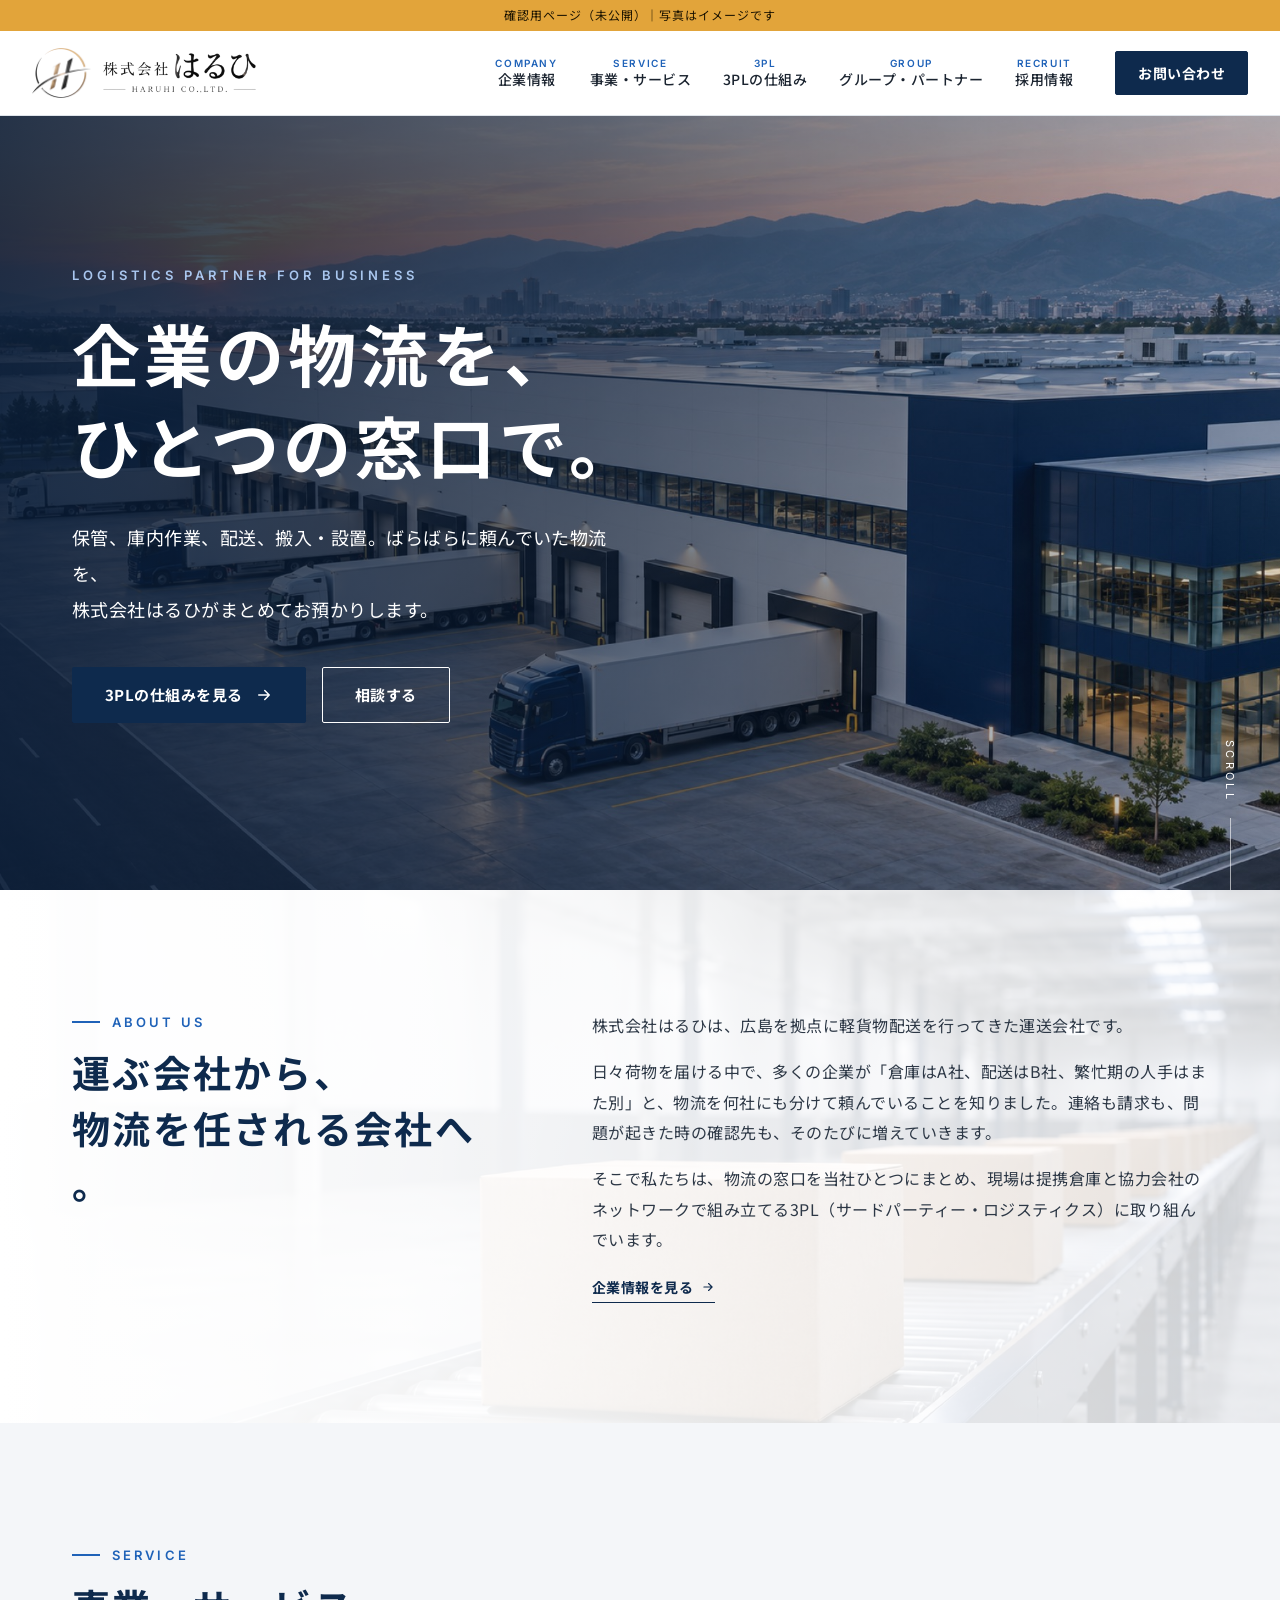
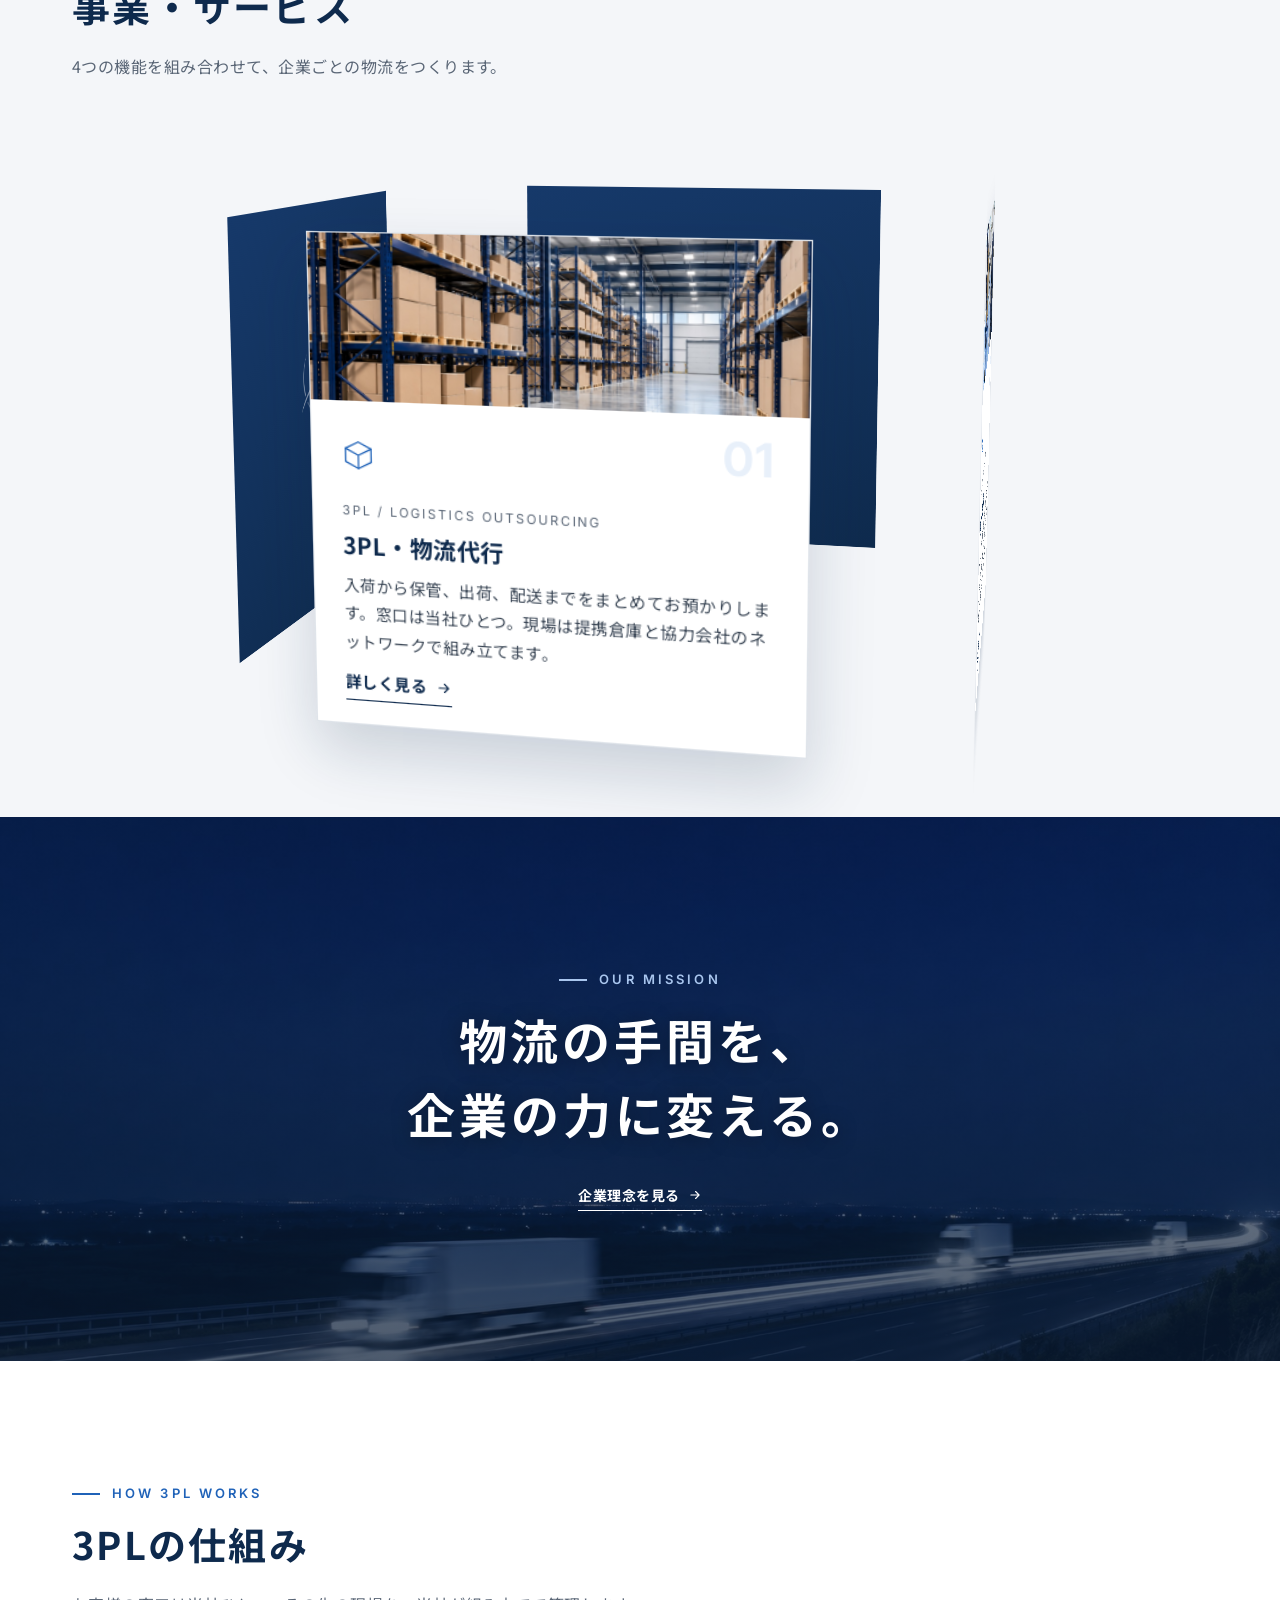
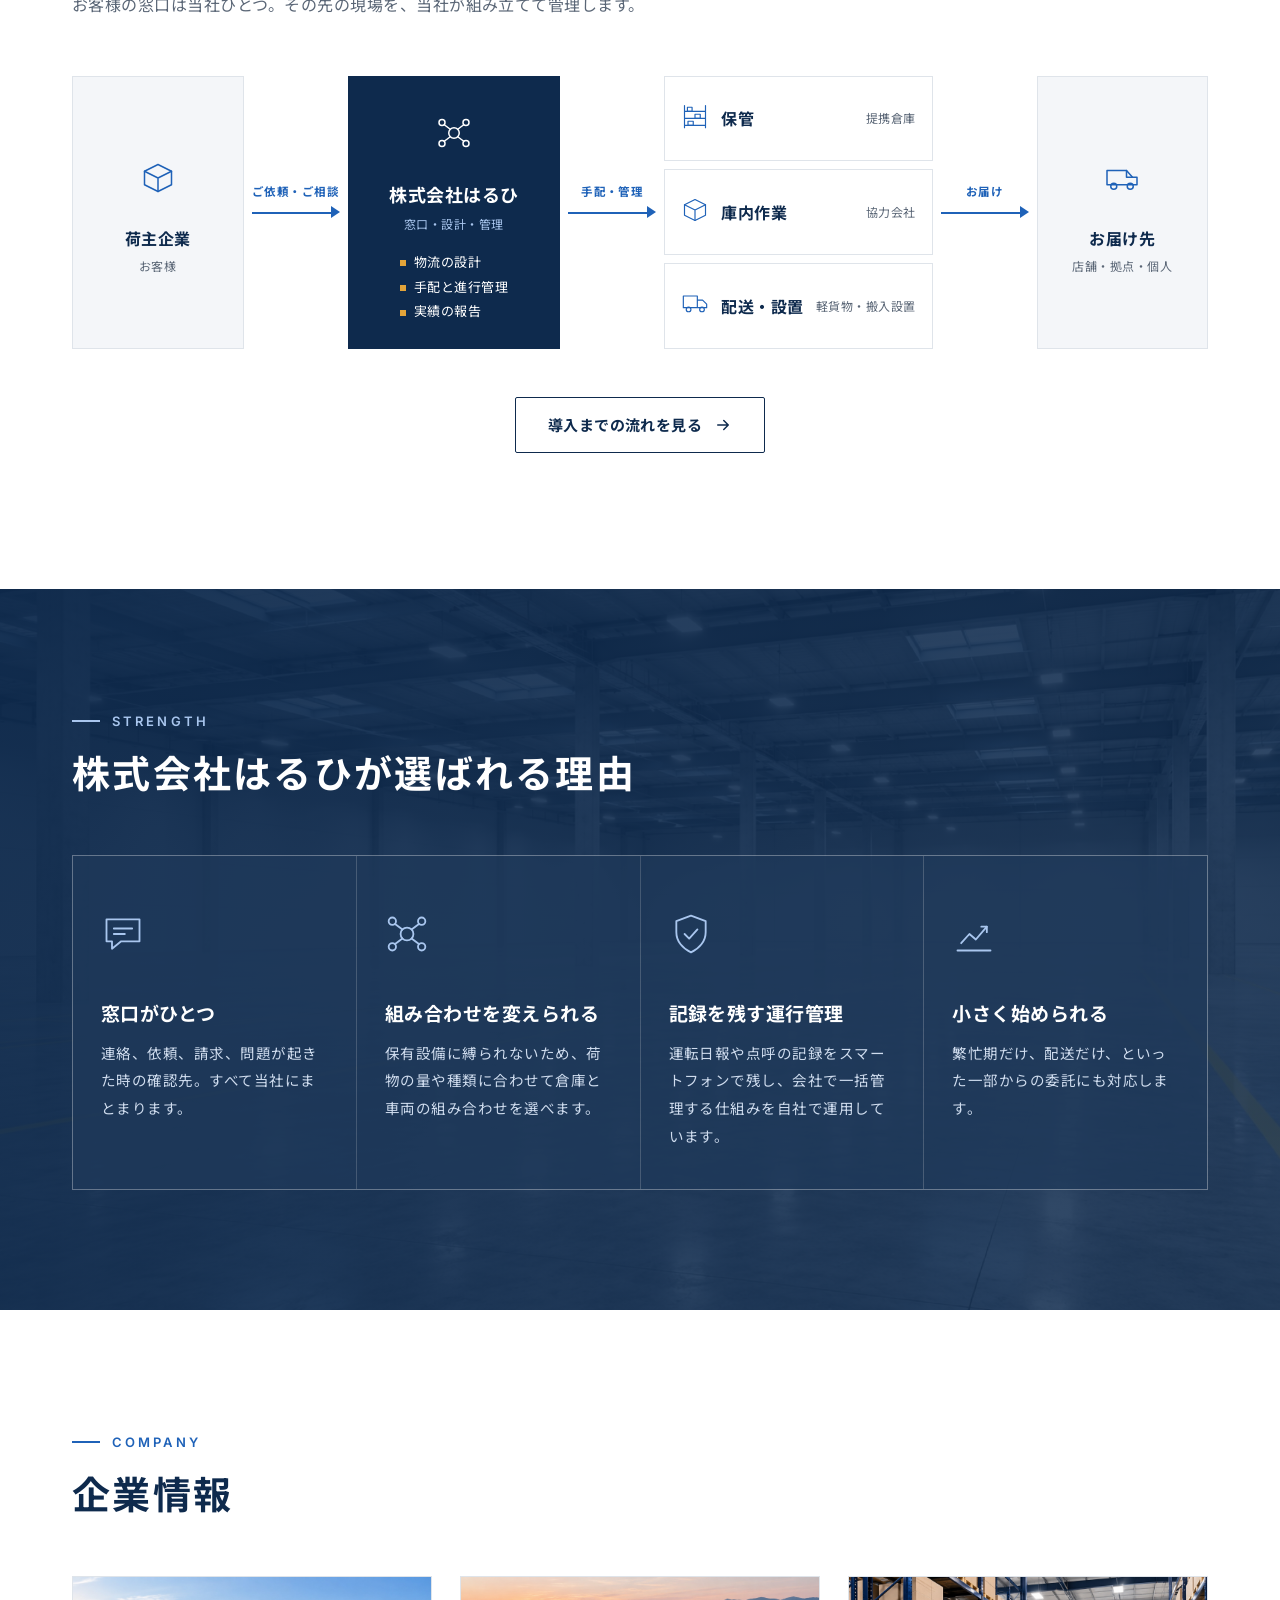
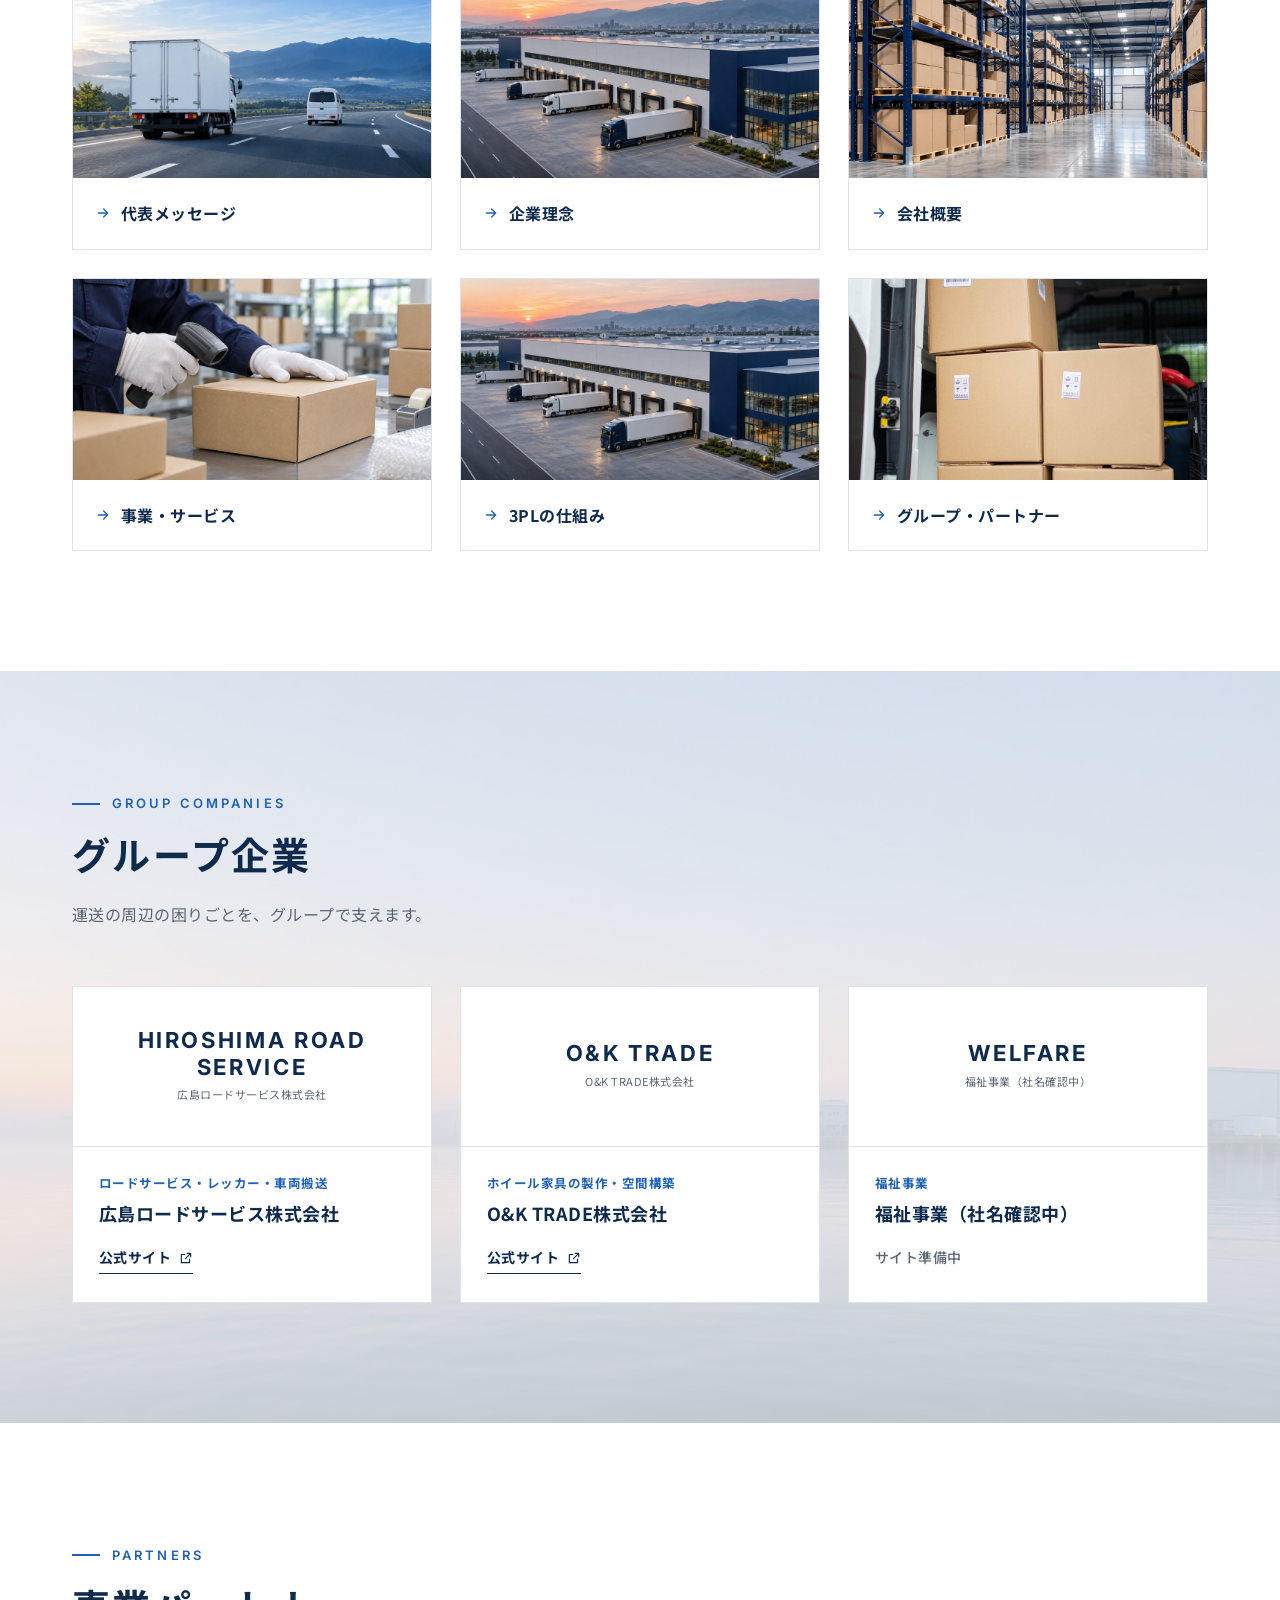
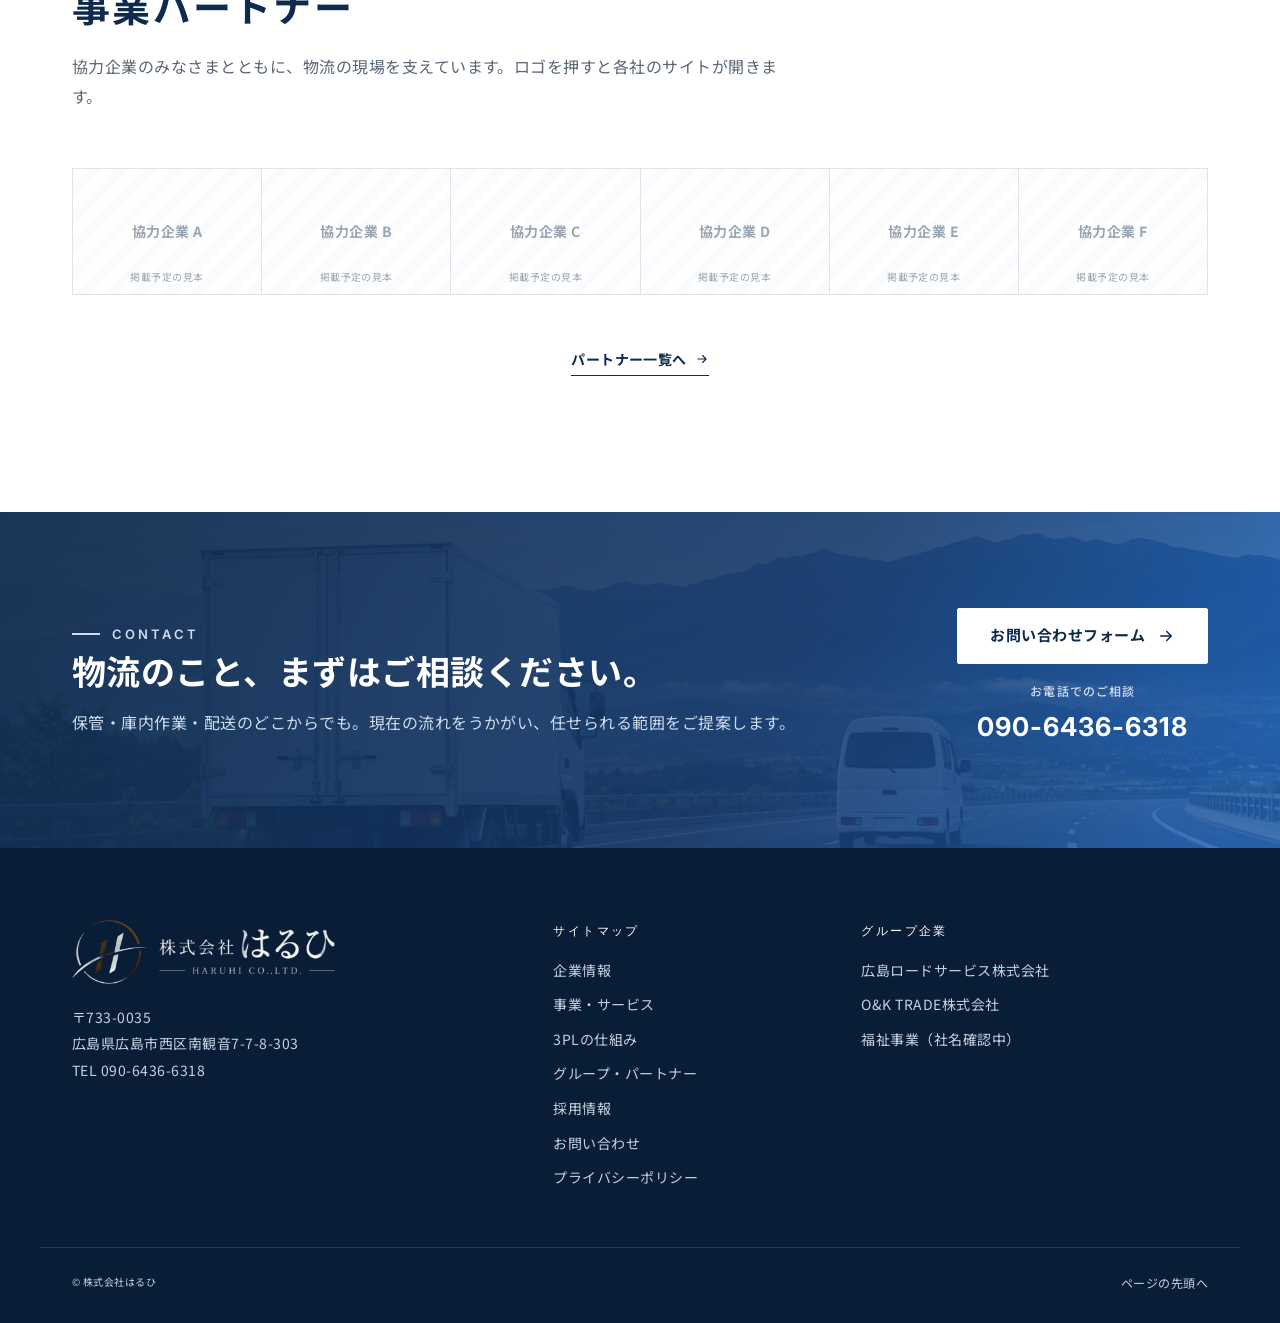
<file: index.html>
<!doctype html>
<html lang="ja">
<head>
<meta charset="utf-8">
<meta name="viewport" content="width=device-width,initial-scale=1">
<meta name="robots" content="noindex,nofollow">
<title>株式会社はるひ｜企業の物流をひとつの窓口で</title>
<meta name="description" content="株式会社はるひは、保管・庫内作業・配送・搬入設置をひとつの窓口でお預かりする3PL（物流代行）サービスを行う広島の物流会社です。">
<link rel="preconnect" href="https://fonts.googleapis.com">
<link rel="preconnect" href="https://fonts.gstatic.com" crossorigin>
<link href="https://fonts.googleapis.com/css2?family=Noto+Sans+JP:wght@400;500;700&family=Inter:wght@500;600;700&display=swap" rel="stylesheet">
<link rel="stylesheet" href="css/style.css?v=717d8a72">
</head>
<body class="p-index">
<a class="skip" href="#main">本文へ移動</a>
<div class="draftbar">確認用ページ（未公開）｜写真はイメージです</div>
<header class="hd" id="top">
  <div class="hd__in">
    <a class="logo" href="index.html" aria-label="株式会社はるひ トップへ">
      <img class="logo__mark" src="img/logo/haruhi_mark.png" alt="" width="240" height="204">
      <img class="logo__name" src="img/logo/haruhi_name.png" alt="株式会社はるひ HARUHI CO.,LTD." width="520" height="136">
    </a>
    <nav class="gnav" aria-label="メインメニュー"><ul><li><a href="company.html"><span class="en">COMPANY</span>企業情報</a></li><li><a href="service.html"><span class="en">SERVICE</span>事業・サービス</a></li><li><a href="3pl.html"><span class="en">3PL</span>3PLの仕組み</a></li><li><a href="group.html"><span class="en">GROUP</span>グループ・パートナー</a></li><li><a href="recruit.html"><span class="en">RECRUIT</span>採用情報</a></li></ul></nav>
    <a class="btn btn--sm hd__cta" href="contact.html">お問い合わせ</a>
    <button class="menu" aria-expanded="false" aria-controls="spnav" aria-label="メニューを開く"><span></span><span></span><span></span></button>
  </div>
  <nav class="spnav" id="spnav" aria-label="スマートフォン用メニュー" hidden>
    <ul><li><a href="company.html"><span class="en">COMPANY</span>企業情報</a></li><li><a href="service.html"><span class="en">SERVICE</span>事業・サービス</a></li><li><a href="3pl.html"><span class="en">3PL</span>3PLの仕組み</a></li><li><a href="group.html"><span class="en">GROUP</span>グループ・パートナー</a></li><li><a href="recruit.html"><span class="en">RECRUIT</span>採用情報</a></li><li><a href="contact.html"><span class="en">CONTACT</span>お問い合わせ</a></li></ul>
  </nav>
</header>

<main id="main">
<section class="hero">
  <div class="hero__bg" style="--bg:url(../img/hero.jpg)"></div>
  <div class="wrap hero__in">
    <p class="hero__en">LOGISTICS PARTNER FOR BUSINESS</p>
    <h1 class="hero__ttl">企業の物流を、<br>ひとつの窓口で。</h1>
    <p class="hero__lead">保管、庫内作業、配送、搬入・設置。<br class="sp">ばらばらに頼んでいた物流を、<br class="pc">株式会社はるひがまとめてお預かりします。</p>
    <div class="hero__btns">
      <a class="btn" href="3pl.html">3PLの仕組みを見る<svg viewBox="0 0 24 24" aria-hidden="true"><path d="M5 12h14M13 6l6 6-6 6"/></svg></a>
      <a class="btn btn--line" href="contact.html">相談する</a>
    </div>
  </div>
  <div class="hero__scroll" aria-hidden="true">SCROLL</div>
</section>

<section class="sec intro has-bg bg-fade" style="--bgimg:url(../img/bg_conveyor.jpg)">
  <div class="wrap intro__in">
    <div>
      <p class="eyebrow">ABOUT US</p>
      <h2 class="sec__ttl">運ぶ会社から、<br>物流を任される会社へ。</h2>
    </div>
    <div class="intro__txt">
      <p>株式会社はるひは、広島を拠点に軽貨物配送を行ってきた運送会社です。</p>
      <p>日々荷物を届ける中で、多くの企業が「倉庫はA社、配送はB社、繁忙期の人手はまた別」と、物流を何社にも分けて頼んでいることを知りました。連絡も請求も、問題が起きた時の確認先も、そのたびに増えていきます。</p>
      <p>そこで私たちは、物流の窓口を当社ひとつにまとめ、現場は提携倉庫と協力会社のネットワークで組み立てる3PL（サードパーティー・ロジスティクス）に取り組んでいます。</p>
      <a class="more" href="company.html">企業情報を見る<svg viewBox="0 0 24 24" aria-hidden="true"><path d="M5 12h14M13 6l6 6-6 6"/></svg></a>
    </div>
  </div>
</section>

<section class="sec sec--gray cylsec">
  <div class="wrap">
    <div class="sec__head"><p class="eyebrow">SERVICE</p><h2 class="sec__ttl">事業・サービス</h2><p class="sec__lead">4つの機能を組み合わせて、企業ごとの物流をつくります。</p></div>
    <div class="cyl">
      <div class="cyl__scene">
        <div class="cyl__ring">
      <div class="cyl__item" style="--i:0;--d:0.00s;--dy:-260px;--sa:140deg">
      <a class="svc" href="service.html#3pl">
        <div class="svc__img" style="--bg:url(../img/warehouse.jpg)"></div>
        <div class="svc__body">
          <span class="svc__no">01</span>
          <span class="svc__ic"><svg viewBox="0 0 48 48" aria-hidden="true"><path d="M6 15 24 6l18 9v18L24 42 6 33z"/><path d="M6 15l18 9 18-9M24 24v18"/></svg></span>
          <p class="svc__en">3PL / LOGISTICS OUTSOURCING</p>
          <h3 class="svc__ttl">3PL・物流代行</h3>
          <p>入荷から保管、出荷、配送までをまとめてお預かりします。窓口は当社ひとつ。現場は提携倉庫と協力会社のネットワークで組み立てます。</p>
          <span class="more">詳しく見る<svg viewBox="0 0 24 24" aria-hidden="true"><path d="M5 12h14M13 6l6 6-6 6"/></svg></span>
        </div>
      </a>
      <div class="cyl__back" aria-hidden="true"><img src="img/logo/haruhi_mark_light.png" alt=""><span>01</span></div>
      </div>
      <div class="cyl__item" style="--i:1;--d:0.15s;--dy:220px;--sa:-120deg">
      <a class="svc" href="service.html#install">
        <div class="svc__img" style="--bg:url(../img/install.jpg)"></div>
        <div class="svc__body">
          <span class="svc__no">02</span>
          <span class="svc__ic"><svg viewBox="0 0 48 48" aria-hidden="true"><path d="M10 6h5l6 30h18"/><circle cx="20" cy="40" r="3"/><circle cx="36" cy="40" r="3"/><path d="M19 14h14v10H19zM21 24h16v8H21z"/></svg></span>
          <p class="svc__en">DELIVERY & INSTALLATION</p>
          <h3 class="svc__ttl">搬入・搬出・設置</h3>
          <p>オフィス家具や什器、機器などを、建物の中の決められた場所まで運び入れ、組み立て・設置まで行います。入れ替えに伴う運び出しもまとめてお受けします。</p>
          <span class="more">詳しく見る<svg viewBox="0 0 24 24" aria-hidden="true"><path d="M5 12h14M13 6l6 6-6 6"/></svg></span>
        </div>
      </a>
      <div class="cyl__back" aria-hidden="true"><img src="img/logo/haruhi_mark_light.png" alt=""><span>02</span></div>
      </div>
      <div class="cyl__item" style="--i:2;--d:0.30s;--dy:-180px;--sa:200deg">
      <a class="svc" href="service.html#warehouse">
        <div class="svc__img" style="--bg:url(../img/picking.jpg)"></div>
        <div class="svc__body">
          <span class="svc__no">03</span>
          <span class="svc__ic"><svg viewBox="0 0 48 48" aria-hidden="true"><path d="M6 6v38M42 6v38M6 16h36M6 28h36M6 40h36"/><path d="M11 9h8v7h-8zM24 21h9v7h-9zM12 33h9v7h-9z"/></svg></span>
          <p class="svc__en">WAREHOUSE OPERATIONS</p>
          <h3 class="svc__ttl">倉庫・庫内作業</h3>
          <p>保管だけでなく、検品、ピッキング、梱包、流通加工などの庫内作業を代行します。繁忙期だけの依頼もご相談ください。</p>
          <span class="more">詳しく見る<svg viewBox="0 0 24 24" aria-hidden="true"><path d="M5 12h14M13 6l6 6-6 6"/></svg></span>
        </div>
      </a>
      <div class="cyl__back" aria-hidden="true"><img src="img/logo/haruhi_mark_light.png" alt=""><span>03</span></div>
      </div>
      <div class="cyl__item" style="--i:3;--d:0.45s;--dy:300px;--sa:-160deg">
      <a class="svc" href="service.html#light">
        <div class="svc__img" style="--bg:url(../img/van.jpg)"></div>
        <div class="svc__body">
          <span class="svc__no">04</span>
          <span class="svc__ic"><svg viewBox="0 0 48 48" aria-hidden="true"><path d="M4 14h26l8 9h6v10H4z"/><path d="M30 14v9h8"/><circle cx="13" cy="35" r="4"/><circle cx="35" cy="35" r="4"/></svg></span>
          <p class="svc__en">LIGHT CARGO DELIVERY</p>
          <h3 class="svc__ttl">軽貨物配送</h3>
          <p>当社の主力である軽貨物ネットワークで、宅配、ルート配送、スポット便、チャーター便を行います。小口の荷物を細かく、早く届けます。</p>
          <span class="more">詳しく見る<svg viewBox="0 0 24 24" aria-hidden="true"><path d="M5 12h14M13 6l6 6-6 6"/></svg></span>
        </div>
      </a>
      <div class="cyl__back" aria-hidden="true"><img src="img/logo/haruhi_mark_light.png" alt=""><span>04</span></div>
      </div></div>
      </div>
    </div>
  </div>
</section>

<section class="band has-bg bg-navy-soft" style="--bgimg:url(../img/bg_night.jpg)">
  <div class="wrap band__in">
    <p class="eyebrow eyebrow--light">OUR MISSION</p>
    <p class="band__copy">物流の手間を、<br>企業の力に変える。</p>
    <a class="more more--light" href="company.html#philosophy">企業理念を見る<svg viewBox="0 0 24 24" aria-hidden="true"><path d="M5 12h14M13 6l6 6-6 6"/></svg></a>
  </div>
</section>

<section class="sec">
  <div class="wrap">
    <div class="sec__head"><p class="eyebrow">HOW 3PL WORKS</p><h2 class="sec__ttl">3PLの仕組み</h2><p class="sec__lead">お客様の窓口は当社ひとつ。その先の現場を、当社が組み立てて管理します。</p></div>
    <div class="flow" role="img" aria-label="荷主企業から当社へ依頼し、当社が提携倉庫・庫内作業・配送と搬入設置を手配して、お届け先へ届ける流れ">
  <div class="flow__node flow__node--client"><span class="flow__ic"><svg viewBox="0 0 48 48" aria-hidden="true"><path d="M6 15 24 6l18 9v18L24 42 6 33z"/><path d="M6 15l18 9 18-9M24 24v18"/></svg></span><b>荷主企業</b><small>お客様</small></div>
  <div class="flow__arrow"><span>ご依頼・ご相談</span></div>
  <div class="flow__node flow__node--core">
    <span class="flow__ic"><svg viewBox="0 0 48 48" aria-hidden="true"><circle cx="24" cy="24" r="7"/><circle cx="8" cy="10" r="4"/><circle cx="40" cy="10" r="4"/><circle cx="8" cy="38" r="4"/><circle cx="40" cy="38" r="4"/><path d="M11 13l8 6M37 13l-8 6M11 35l8-6M37 35l-8-6"/></svg></span><b>株式会社はるひ</b><small>窓口・設計・管理</small>
    <ul><li>物流の設計</li><li>手配と進行管理</li><li>実績の報告</li></ul>
  </div>
  <div class="flow__arrow"><span>手配・管理</span></div>
  <div class="flow__group">
    <div class="flow__node"><span class="flow__ic"><svg viewBox="0 0 48 48" aria-hidden="true"><path d="M6 6v38M42 6v38M6 16h36M6 28h36M6 40h36"/><path d="M11 9h8v7h-8zM24 21h9v7h-9zM12 33h9v7h-9z"/></svg></span><b>保管</b><small>提携倉庫</small></div>
    <div class="flow__node"><span class="flow__ic"><svg viewBox="0 0 48 48" aria-hidden="true"><path d="M6 15 24 6l18 9v18L24 42 6 33z"/><path d="M6 15l18 9 18-9M24 24v18"/></svg></span><b>庫内作業</b><small>協力会社</small></div>
    <div class="flow__node"><span class="flow__ic"><svg viewBox="0 0 48 48" aria-hidden="true"><path d="M4 12h24v20H4zM28 19h9l7 7v6H28z"/><circle cx="13" cy="35" r="4"/><circle cx="36" cy="35" r="4"/></svg></span><b>配送・設置</b><small>軽貨物・搬入設置</small></div>
  </div>
  <div class="flow__arrow"><span>お届け</span></div>
  <div class="flow__node flow__node--client"><span class="flow__ic"><svg viewBox="0 0 48 48" aria-hidden="true"><path d="M4 14h26l8 9h6v10H4z"/><path d="M30 14v9h8"/><circle cx="13" cy="35" r="4"/><circle cx="35" cy="35" r="4"/></svg></span><b>お届け先</b><small>店舗・拠点・個人</small></div>
</div>
    <p class="center"><a class="btn btn--line" href="3pl.html">導入までの流れを見る<svg viewBox="0 0 24 24" aria-hidden="true"><path d="M5 12h14M13 6l6 6-6 6"/></svg></a></p>
  </div>
</section>

<section class="sec sec--navy has-bg bg-navy" style="--bgimg:url(../img/bg_floor.jpg)">
  <div class="wrap">
    <div class="sec__head"><p class="eyebrow">STRENGTH</p><h2 class="sec__ttl">株式会社はるひが<wbr>選ばれる理由</h2></div>
    <div class="strs">
      <div class="str"><span class="str__ic"><svg viewBox="0 0 48 48" aria-hidden="true"><path d="M6 8h36v24H22l-10 8v-8H6z"/><path d="M14 18h20M14 24h12"/></svg></span><h3>窓口がひとつ</h3><p>連絡、依頼、請求、問題が起きた時の確認先。すべて当社にまとまります。</p></div>
      <div class="str"><span class="str__ic"><svg viewBox="0 0 48 48" aria-hidden="true"><circle cx="24" cy="24" r="7"/><circle cx="8" cy="10" r="4"/><circle cx="40" cy="10" r="4"/><circle cx="8" cy="38" r="4"/><circle cx="40" cy="38" r="4"/><path d="M11 13l8 6M37 13l-8 6M11 35l8-6M37 35l-8-6"/></svg></span><h3>組み合わせを変えられる</h3><p>保有設備に縛られないため、荷物の量や種類に合わせて倉庫と車両の組み合わせを選べます。</p></div>
      <div class="str"><span class="str__ic"><svg viewBox="0 0 48 48" aria-hidden="true"><path d="M24 4 40 10v12c0 10-7 18-16 22C15 40 8 32 8 22V10z"/><path d="m17 24 5 5 9-10"/></svg></span><h3>記録を残す運行管理</h3><p>運転日報や点呼の記録をスマートフォンで残し、会社で一括管理する仕組みを自社で運用しています。</p></div>
      <div class="str"><span class="str__ic"><svg viewBox="0 0 48 48" aria-hidden="true"><path d="M6 42h36M10 34l9-10 7 6 12-14"/><path d="M32 16h6v6"/></svg></span><h3>小さく始められる</h3><p>繁忙期だけ、配送だけ、といった一部からの委託にも対応します。</p></div>
    </div>
  </div>
</section>

<section class="sec">
  <div class="wrap">
    <div class="sec__head"><p class="eyebrow">COMPANY</p><h2 class="sec__ttl">企業情報</h2></div>
    <div class="lcards">
      <a class="lcard" href="company.html#message"><div class="lcard__img" style="--bg:url(../img/truck.jpg)"></div><p class="lcard__ttl"><svg viewBox="0 0 24 24" aria-hidden="true"><path d="M5 12h14M13 6l6 6-6 6"/></svg><span>代表メッセージ</span></p></a>
      <a class="lcard" href="company.html#philosophy"><div class="lcard__img" style="--bg:url(../img/hero.jpg)"></div><p class="lcard__ttl"><svg viewBox="0 0 24 24" aria-hidden="true"><path d="M5 12h14M13 6l6 6-6 6"/></svg><span>企業理念</span></p></a>
      <a class="lcard" href="company.html#profile"><div class="lcard__img" style="--bg:url(../img/warehouse.jpg)"></div><p class="lcard__ttl"><svg viewBox="0 0 24 24" aria-hidden="true"><path d="M5 12h14M13 6l6 6-6 6"/></svg><span>会社概要</span></p></a>
      <a class="lcard" href="service.html"><div class="lcard__img" style="--bg:url(../img/picking.jpg)"></div><p class="lcard__ttl"><svg viewBox="0 0 24 24" aria-hidden="true"><path d="M5 12h14M13 6l6 6-6 6"/></svg><span>事業・<wbr>サービス</span></p></a>
      <a class="lcard" href="3pl.html"><div class="lcard__img" style="--bg:url(../img/hero.jpg)"></div><p class="lcard__ttl"><svg viewBox="0 0 24 24" aria-hidden="true"><path d="M5 12h14M13 6l6 6-6 6"/></svg><span>3PLの仕組み</span></p></a>
      <a class="lcard" href="group.html"><div class="lcard__img" style="--bg:url(../img/van.jpg)"></div><p class="lcard__ttl"><svg viewBox="0 0 24 24" aria-hidden="true"><path d="M5 12h14M13 6l6 6-6 6"/></svg><span>グループ・<wbr>パートナー</span></p></a></div>
  </div>
</section>

<section class="sec sec--gray has-bg bg-gray" style="--bgimg:url(../img/bg_dawn.jpg)">
  <div class="wrap">
    <div class="sec__head"><p class="eyebrow">GROUP COMPANIES</p><h2 class="sec__ttl">グループ企業</h2><p class="sec__lead">運送の周辺の困りごとを、グループで支えます。</p></div>
    <div class="gcards"><a class="gcard" href="https://vigo4274g.github.io/minato-road-service-sample/" target="_blank" rel="noopener"><div class="gcard__logo"><span class="wm"><b>HIROSHIMA ROAD SERVICE</b><small>広島ロードサービス株式会社</small></span></div>
      <div class="gcard__body"><p class="gcard__biz">ロードサービス・レッカー・車両搬送</p><h3>広島ロードサービス株式会社</h3>
      <span class="more">公式サイト<svg viewBox="0 0 24 24" aria-hidden="true"><path d="M14 4h6v6M20 4l-9 9M18 14v6H4V6h6"/></svg></span></div></a><a class="gcard" href="https://vigo4274g.github.io/oktrade/" target="_blank" rel="noopener"><div class="gcard__logo"><span class="wm"><b>O&amp;K TRADE</b><small>O&amp;K TRADE株式会社</small></span></div>
      <div class="gcard__body"><p class="gcard__biz">ホイール家具の製作・空間構築</p><h3>O&amp;K TRADE株式会社</h3>
      <span class="more">公式サイト<svg viewBox="0 0 24 24" aria-hidden="true"><path d="M14 4h6v6M20 4l-9 9M18 14v6H4V6h6"/></svg></span></div></a><div class="gcard gcard--off"><div class="gcard__logo"><span class="wm"><b>WELFARE</b><small>福祉事業（社名確認中）</small></span></div>
      <div class="gcard__body"><p class="gcard__biz">福祉事業</p><h3>福祉事業（社名確認中）</h3>
      <span class="more more--off">サイト準備中</span></div></div></div>
  </div>
</section>

<section class="sec">
  <div class="wrap">
    <div class="sec__head"><p class="eyebrow">PARTNERS</p><h2 class="sec__ttl">事業パートナー</h2><p class="sec__lead">協力企業のみなさまとともに、物流の現場を支えています。ロゴを押すと各社のサイトが開きます。</p></div>
    <div class="lgs"><div class="lg lg--sample"><span class="lg__txt">協力企業 A</span><span class="lg__tag">掲載予定の見本</span></div><div class="lg lg--sample"><span class="lg__txt">協力企業 B</span><span class="lg__tag">掲載予定の見本</span></div><div class="lg lg--sample"><span class="lg__txt">協力企業 C</span><span class="lg__tag">掲載予定の見本</span></div><div class="lg lg--sample"><span class="lg__txt">協力企業 D</span><span class="lg__tag">掲載予定の見本</span></div><div class="lg lg--sample"><span class="lg__txt">協力企業 E</span><span class="lg__tag">掲載予定の見本</span></div><div class="lg lg--sample"><span class="lg__txt">協力企業 F</span><span class="lg__tag">掲載予定の見本</span></div></div>
    <p class="center"><a class="more" href="group.html#partners">パートナー一覧へ<svg viewBox="0 0 24 24" aria-hidden="true"><path d="M5 12h14M13 6l6 6-6 6"/></svg></a></p>
  </div>
</section>
</main>
<section class="cta has-bg" style="--bgimg:url(../img/truck.jpg)">
  <div class="wrap cta__in">
    <div>
      <p class="eyebrow eyebrow--light">CONTACT</p>
      <h2 class="cta__ttl">物流のこと、まずはご相談ください。</h2>
      <p>保管・庫内作業・配送のどこからでも。現在の流れをうかがい、任せられる範囲をご提案します。</p>
    </div>
    <div class="cta__btns">
      <a class="btn btn--white" href="contact.html">お問い合わせフォーム<svg viewBox="0 0 24 24" aria-hidden="true"><path d="M5 12h14M13 6l6 6-6 6"/></svg></a>
      <a class="cta__tel" href="tel:09064366318"><small>お電話でのご相談</small>090-6436-6318</a>
    </div>
  </div>
</section>
<footer class="ft">
  <div class="wrap ft__in">
    <div class="ft__co">
      <a class="logo logo--ft" href="index.html" aria-label="株式会社はるひ トップへ"><img class="logo__mark" src="img/logo/haruhi_mark_light.png" alt="" width="240" height="204"><img class="logo__name" src="img/logo/haruhi_name_light.png" alt="株式会社はるひ HARUHI CO.,LTD." width="520" height="136"></a>
      <p>〒733-0035<br>広島県広島市西区南観音7-7-8-303<br>TEL 090-6436-6318</p>
    </div>
    <div class="ft__nav"><p class="ft__h">サイトマップ</p><ul><li><a href="company.html">企業情報</a></li><li><a href="service.html">事業・サービス</a></li><li><a href="3pl.html">3PLの仕組み</a></li><li><a href="group.html">グループ・パートナー</a></li><li><a href="recruit.html">採用情報</a></li><li><a href="contact.html">お問い合わせ</a></li><li><a href="privacy.html">プライバシーポリシー</a></li></ul></div>
    <div class="ft__nav"><p class="ft__h">グループ企業</p><ul><li><a href="https://vigo4274g.github.io/minato-road-service-sample/" target="_blank" rel="noopener">広島ロードサービス株式会社</a></li><li><a href="https://vigo4274g.github.io/oktrade/" target="_blank" rel="noopener">O&amp;K TRADE株式会社</a></li><li><span>福祉事業（社名確認中）</span></li></ul></div>
  </div>
  <div class="wrap ft__bottom"><small>&copy; 株式会社はるひ</small><a href="#top" class="totop">ページの先頭へ</a></div>
</footer>
<script src="js/main.js?v=717d8a72"></script>
</body>
</html>
</file>
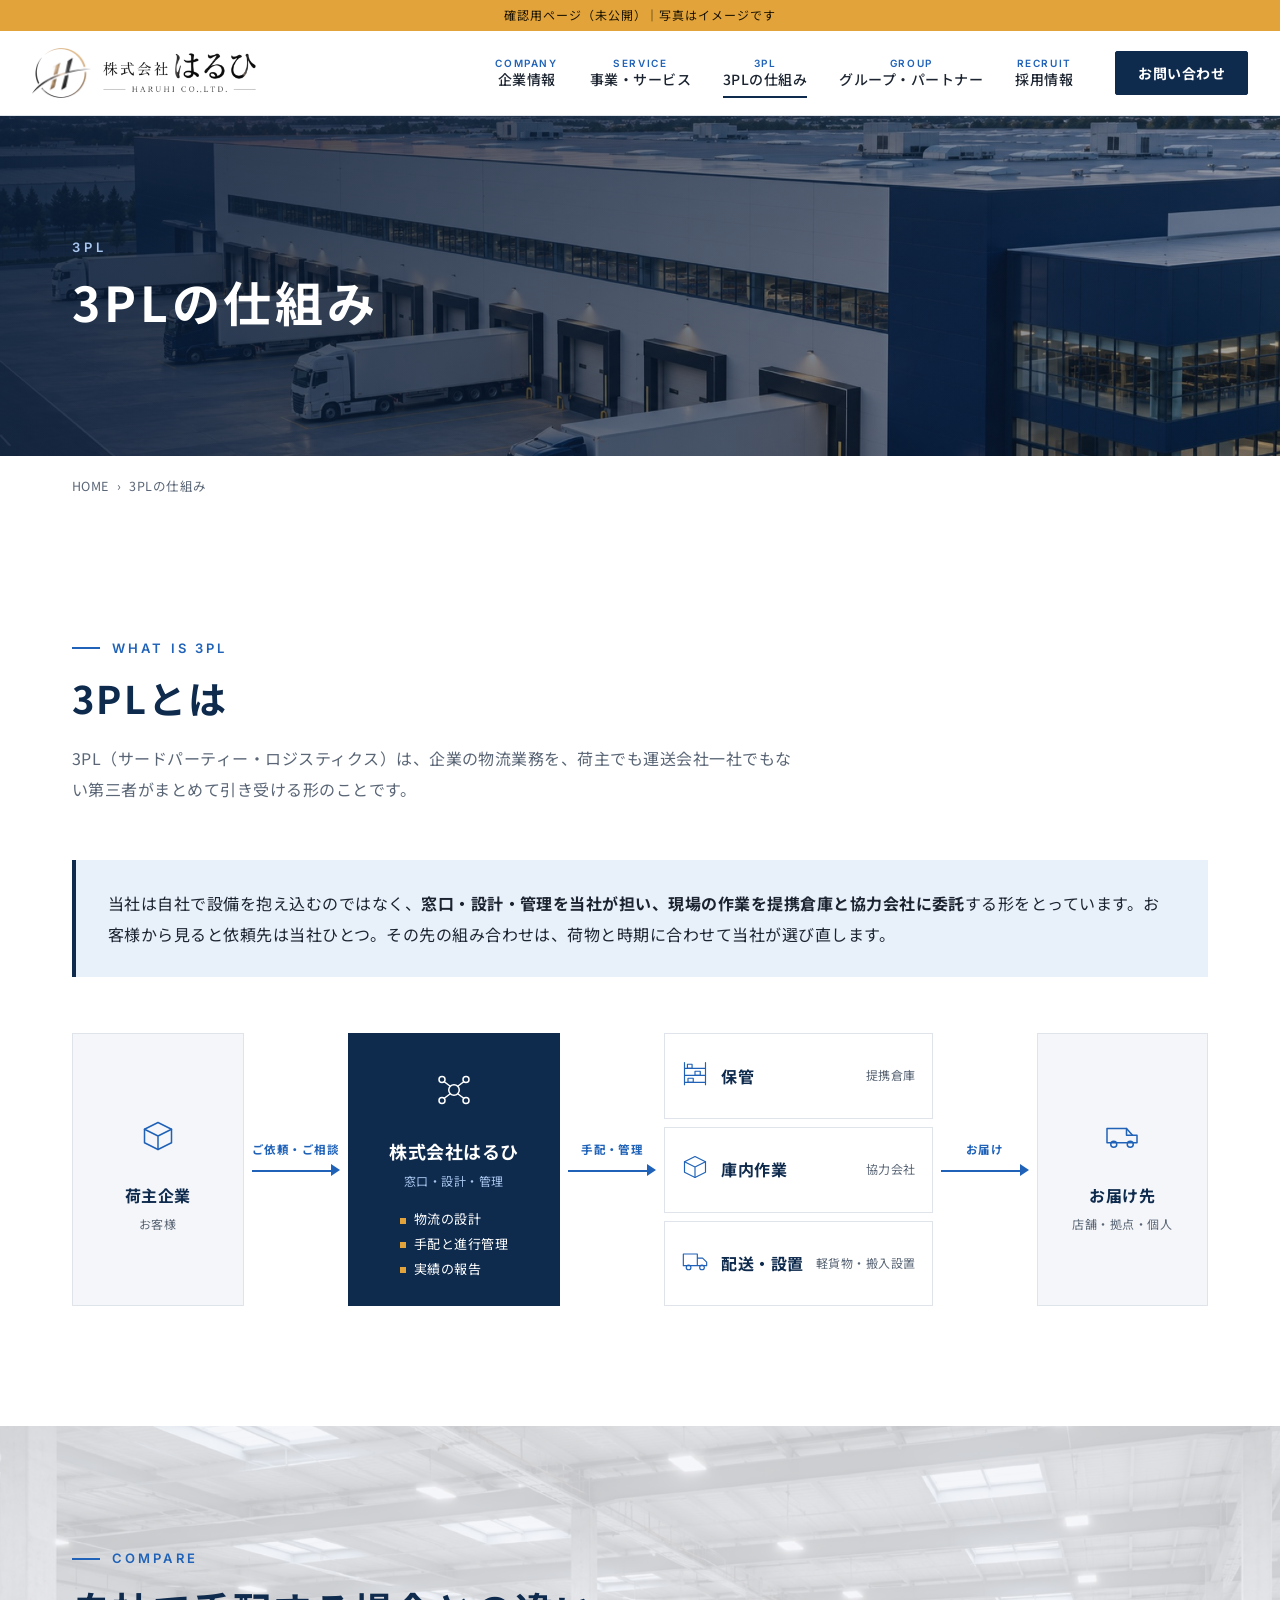
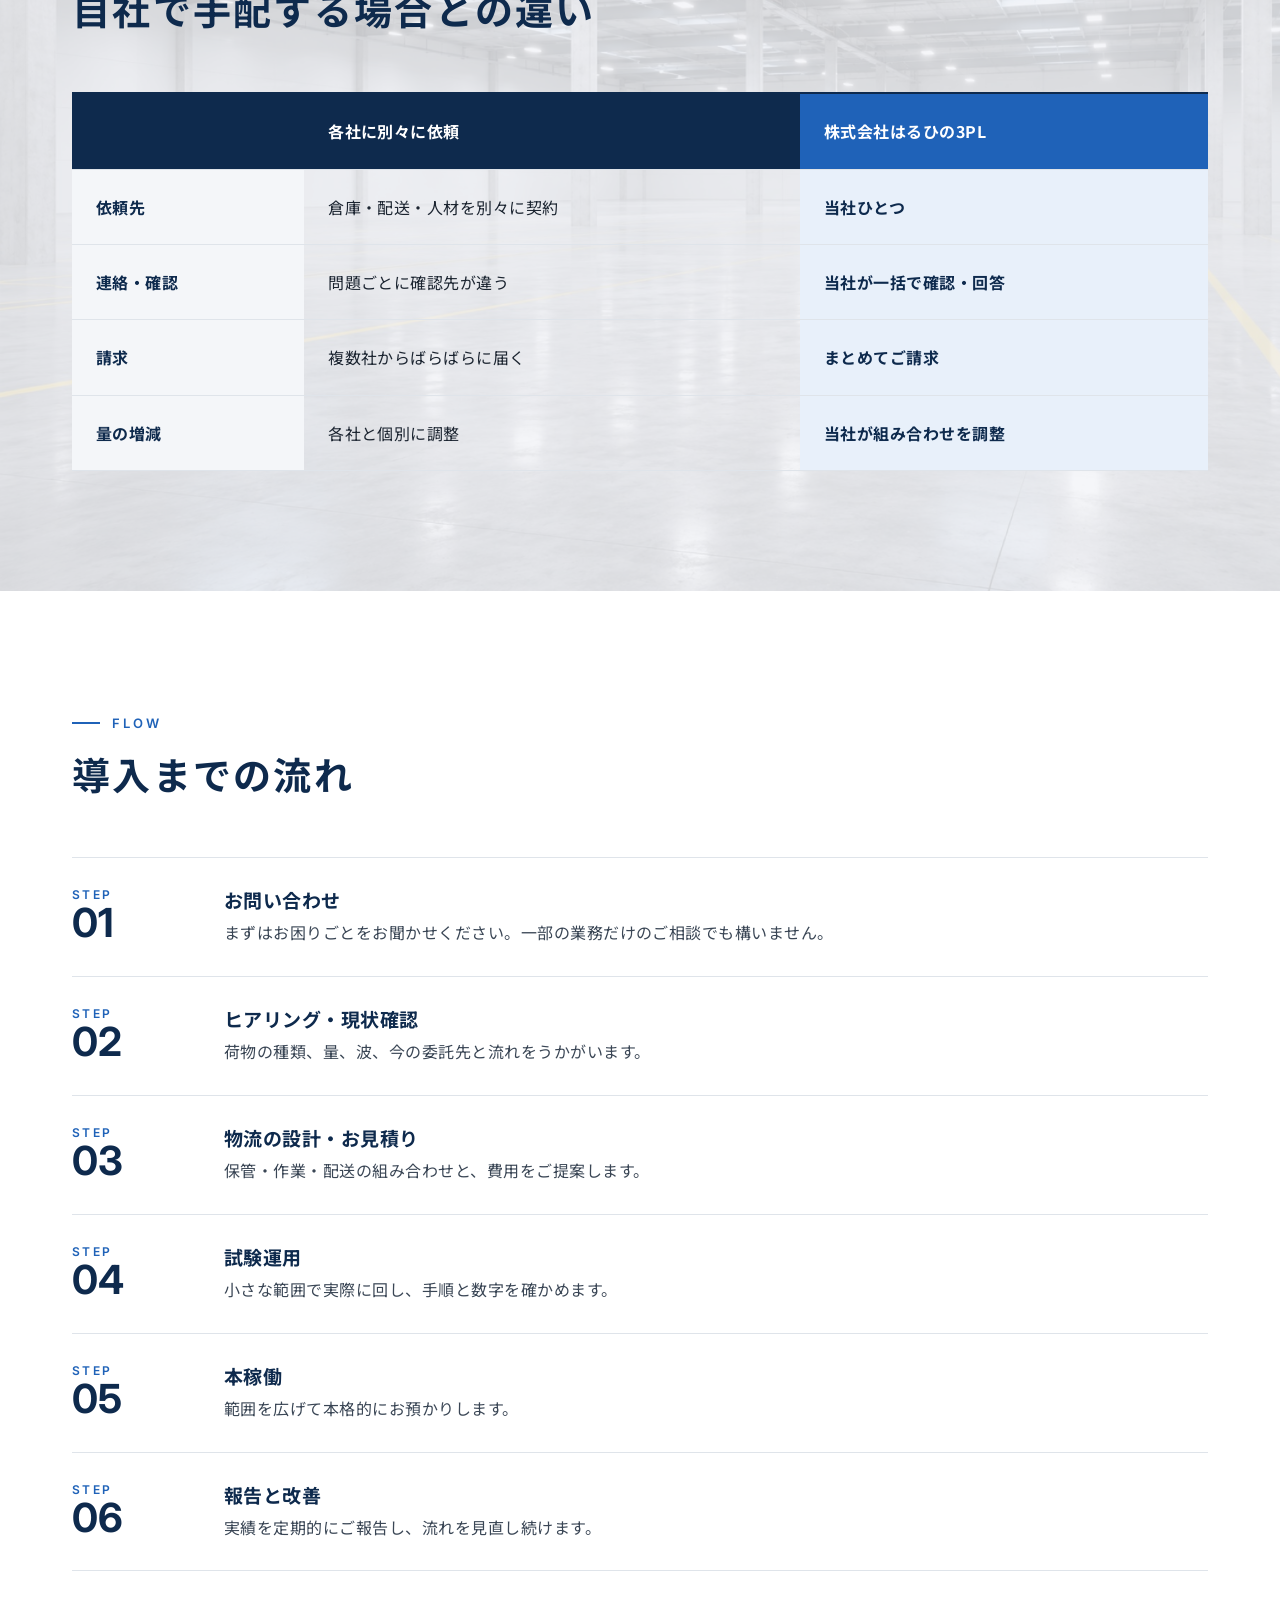
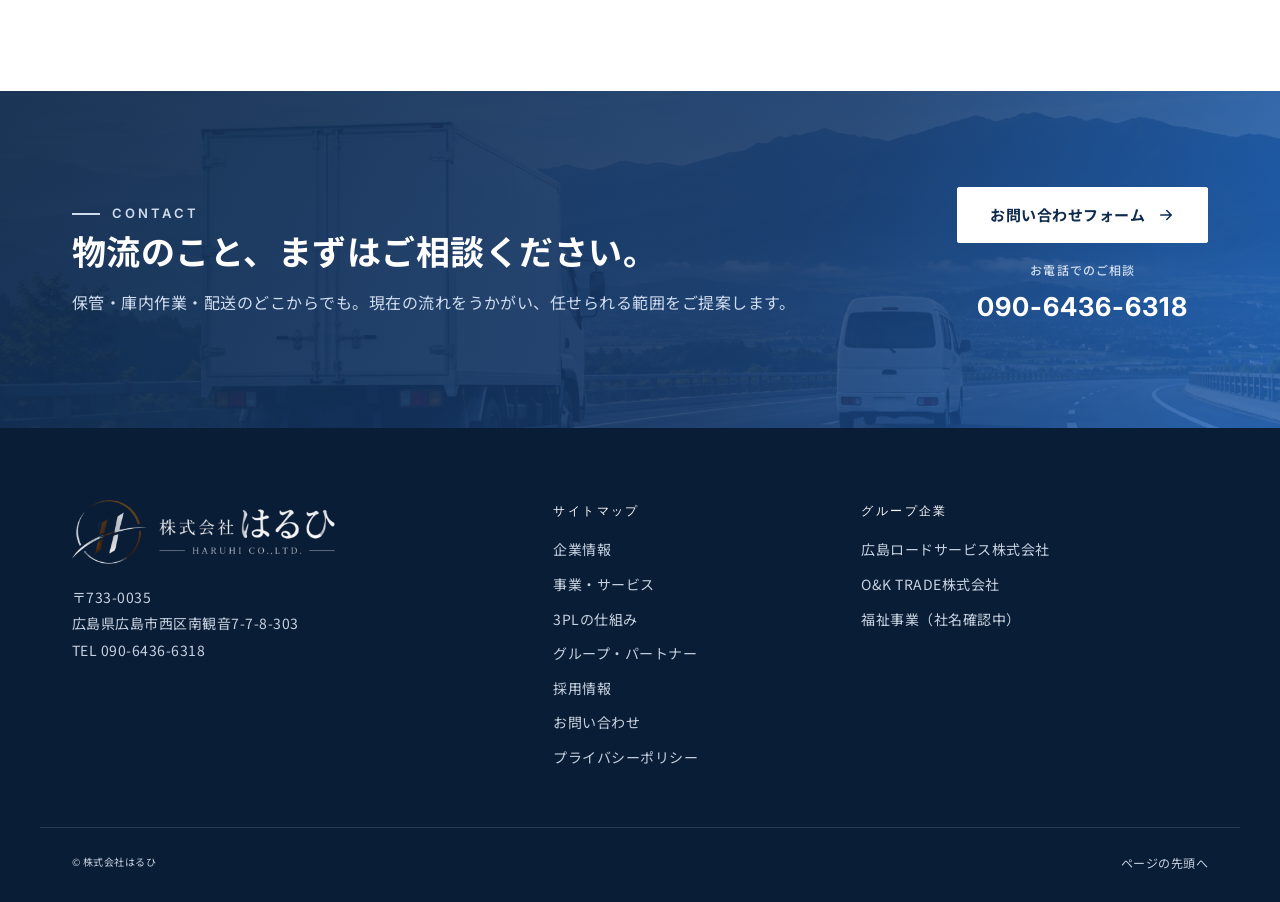
<file: 3pl.html>
<!doctype html>
<html lang="ja">
<head>
<meta charset="utf-8">
<meta name="viewport" content="width=device-width,initial-scale=1">
<meta name="robots" content="noindex,nofollow">
<title>3PLの仕組み｜株式会社はるひ</title>
<meta name="description" content="3PL（サードパーティー・ロジスティクス）とは。株式会社はるひの物流代行の仕組みと導入の流れ。">
<link rel="preconnect" href="https://fonts.googleapis.com">
<link rel="preconnect" href="https://fonts.gstatic.com" crossorigin>
<link href="https://fonts.googleapis.com/css2?family=Noto+Sans+JP:wght@400;500;700&family=Inter:wght@500;600;700&display=swap" rel="stylesheet">
<link rel="stylesheet" href="css/style.css?v=717d8a72">
</head>
<body class="p-3pl">
<a class="skip" href="#main">本文へ移動</a>
<div class="draftbar">確認用ページ（未公開）｜写真はイメージです</div>
<header class="hd" id="top">
  <div class="hd__in">
    <a class="logo" href="index.html" aria-label="株式会社はるひ トップへ">
      <img class="logo__mark" src="img/logo/haruhi_mark.png" alt="" width="240" height="204">
      <img class="logo__name" src="img/logo/haruhi_name.png" alt="株式会社はるひ HARUHI CO.,LTD." width="520" height="136">
    </a>
    <nav class="gnav" aria-label="メインメニュー"><ul><li><a href="company.html"><span class="en">COMPANY</span>企業情報</a></li><li><a href="service.html"><span class="en">SERVICE</span>事業・サービス</a></li><li><a href="3pl.html" aria-current="page"><span class="en">3PL</span>3PLの仕組み</a></li><li><a href="group.html"><span class="en">GROUP</span>グループ・パートナー</a></li><li><a href="recruit.html"><span class="en">RECRUIT</span>採用情報</a></li></ul></nav>
    <a class="btn btn--sm hd__cta" href="contact.html">お問い合わせ</a>
    <button class="menu" aria-expanded="false" aria-controls="spnav" aria-label="メニューを開く"><span></span><span></span><span></span></button>
  </div>
  <nav class="spnav" id="spnav" aria-label="スマートフォン用メニュー" hidden>
    <ul><li><a href="company.html"><span class="en">COMPANY</span>企業情報</a></li><li><a href="service.html"><span class="en">SERVICE</span>事業・サービス</a></li><li><a href="3pl.html" aria-current="page"><span class="en">3PL</span>3PLの仕組み</a></li><li><a href="group.html"><span class="en">GROUP</span>グループ・パートナー</a></li><li><a href="recruit.html"><span class="en">RECRUIT</span>採用情報</a></li><li><a href="contact.html"><span class="en">CONTACT</span>お問い合わせ</a></li></ul>
  </nav>
</header>
<div class="phead" style="--bg:url(../img/hero.jpg)">
  <div class="wrap"><p class="phead__en">3PL</p><h1 class="phead__ttl">3PLの仕組み</h1></div>
</div>
<nav class="crumb wrap" aria-label="パンくず"><ol><li><a href="index.html">HOME</a></li><li aria-current="page">3PLの仕組み</li></ol></nav>

<main id="main">
<section class="sec">
  <div class="wrap">
    <div class="sec__head"><p class="eyebrow">WHAT IS 3PL</p><h2 class="sec__ttl">3PLとは</h2><p class="sec__lead">3PL（サードパーティー・ロジスティクス）は、企業の物流業務を、荷主でも運送会社一社でもない第三者がまとめて引き受ける形のことです。</p></div>
    <div class="def">
      <p>当社は自社で設備を抱え込むのではなく、<b>窓口・設計・管理を当社が担い、現場の作業を提携倉庫と協力会社に委託</b>する形をとっています。お客様から見ると依頼先は当社ひとつ。その先の組み合わせは、荷物と時期に合わせて当社が選び直します。</p>
    </div>
    <div class="flow" role="img" aria-label="荷主企業から当社へ依頼し、当社が提携倉庫・庫内作業・配送と搬入設置を手配して、お届け先へ届ける流れ">
  <div class="flow__node flow__node--client"><span class="flow__ic"><svg viewBox="0 0 48 48" aria-hidden="true"><path d="M6 15 24 6l18 9v18L24 42 6 33z"/><path d="M6 15l18 9 18-9M24 24v18"/></svg></span><b>荷主企業</b><small>お客様</small></div>
  <div class="flow__arrow"><span>ご依頼・ご相談</span></div>
  <div class="flow__node flow__node--core">
    <span class="flow__ic"><svg viewBox="0 0 48 48" aria-hidden="true"><circle cx="24" cy="24" r="7"/><circle cx="8" cy="10" r="4"/><circle cx="40" cy="10" r="4"/><circle cx="8" cy="38" r="4"/><circle cx="40" cy="38" r="4"/><path d="M11 13l8 6M37 13l-8 6M11 35l8-6M37 35l-8-6"/></svg></span><b>株式会社はるひ</b><small>窓口・設計・管理</small>
    <ul><li>物流の設計</li><li>手配と進行管理</li><li>実績の報告</li></ul>
  </div>
  <div class="flow__arrow"><span>手配・管理</span></div>
  <div class="flow__group">
    <div class="flow__node"><span class="flow__ic"><svg viewBox="0 0 48 48" aria-hidden="true"><path d="M6 6v38M42 6v38M6 16h36M6 28h36M6 40h36"/><path d="M11 9h8v7h-8zM24 21h9v7h-9zM12 33h9v7h-9z"/></svg></span><b>保管</b><small>提携倉庫</small></div>
    <div class="flow__node"><span class="flow__ic"><svg viewBox="0 0 48 48" aria-hidden="true"><path d="M6 15 24 6l18 9v18L24 42 6 33z"/><path d="M6 15l18 9 18-9M24 24v18"/></svg></span><b>庫内作業</b><small>協力会社</small></div>
    <div class="flow__node"><span class="flow__ic"><svg viewBox="0 0 48 48" aria-hidden="true"><path d="M4 12h24v20H4zM28 19h9l7 7v6H28z"/><circle cx="13" cy="35" r="4"/><circle cx="36" cy="35" r="4"/></svg></span><b>配送・設置</b><small>軽貨物・搬入設置</small></div>
  </div>
  <div class="flow__arrow"><span>お届け</span></div>
  <div class="flow__node flow__node--client"><span class="flow__ic"><svg viewBox="0 0 48 48" aria-hidden="true"><path d="M4 14h26l8 9h6v10H4z"/><path d="M30 14v9h8"/><circle cx="13" cy="35" r="4"/><circle cx="35" cy="35" r="4"/></svg></span><b>お届け先</b><small>店舗・拠点・個人</small></div>
</div>
  </div>
</section>

<section class="sec sec--gray has-bg bg-gray" style="--bgimg:url(../img/bg_floor.jpg)">
  <div class="wrap">
    <div class="sec__head"><p class="eyebrow">COMPARE</p><h2 class="sec__ttl">自社で手配する場合との違い</h2></div>
    <div class="tblwrap"><table class="tbl tbl--cmp"><thead><tr><th></th><th>各社に別々に依頼</th><th>株式会社はるひの3PL</th></tr></thead><tbody><tr><th>依頼先</th><td>倉庫・配送・人材を別々に契約</td><td class="hi">当社ひとつ</td></tr><tr><th>連絡・確認</th><td>問題ごとに確認先が違う</td><td class="hi">当社が一括で確認・回答</td></tr><tr><th>請求</th><td>複数社からばらばらに届く</td><td class="hi">まとめてご請求</td></tr><tr><th>量の増減</th><td>各社と個別に調整</td><td class="hi">当社が組み合わせを調整</td></tr></tbody></table></div>
  </div>
</section>

<section class="sec">
  <div class="wrap">
    <div class="sec__head"><p class="eyebrow">FLOW</p><h2 class="sec__ttl">導入までの流れ</h2></div>
    <ol class="steps"><li class="step"><span class="step__no">STEP<b>01</b></span><div><h3>お問い合わせ</h3><p>まずはお困りごとをお聞かせください。一部の業務だけのご相談でも構いません。</p></div></li><li class="step"><span class="step__no">STEP<b>02</b></span><div><h3>ヒアリング・現状確認</h3><p>荷物の種類、量、波、今の委託先と流れをうかがいます。</p></div></li><li class="step"><span class="step__no">STEP<b>03</b></span><div><h3>物流の設計・お見積り</h3><p>保管・作業・配送の組み合わせと、費用をご提案します。</p></div></li><li class="step"><span class="step__no">STEP<b>04</b></span><div><h3>試験運用</h3><p>小さな範囲で実際に回し、手順と数字を確かめます。</p></div></li><li class="step"><span class="step__no">STEP<b>05</b></span><div><h3>本稼働</h3><p>範囲を広げて本格的にお預かりします。</p></div></li><li class="step"><span class="step__no">STEP<b>06</b></span><div><h3>報告と改善</h3><p>実績を定期的にご報告し、流れを見直し続けます。</p></div></li></ol>
  </div>
</section>
</main>
<section class="cta has-bg" style="--bgimg:url(../img/truck.jpg)">
  <div class="wrap cta__in">
    <div>
      <p class="eyebrow eyebrow--light">CONTACT</p>
      <h2 class="cta__ttl">物流のこと、まずはご相談ください。</h2>
      <p>保管・庫内作業・配送のどこからでも。現在の流れをうかがい、任せられる範囲をご提案します。</p>
    </div>
    <div class="cta__btns">
      <a class="btn btn--white" href="contact.html">お問い合わせフォーム<svg viewBox="0 0 24 24" aria-hidden="true"><path d="M5 12h14M13 6l6 6-6 6"/></svg></a>
      <a class="cta__tel" href="tel:09064366318"><small>お電話でのご相談</small>090-6436-6318</a>
    </div>
  </div>
</section>
<footer class="ft">
  <div class="wrap ft__in">
    <div class="ft__co">
      <a class="logo logo--ft" href="index.html" aria-label="株式会社はるひ トップへ"><img class="logo__mark" src="img/logo/haruhi_mark_light.png" alt="" width="240" height="204"><img class="logo__name" src="img/logo/haruhi_name_light.png" alt="株式会社はるひ HARUHI CO.,LTD." width="520" height="136"></a>
      <p>〒733-0035<br>広島県広島市西区南観音7-7-8-303<br>TEL 090-6436-6318</p>
    </div>
    <div class="ft__nav"><p class="ft__h">サイトマップ</p><ul><li><a href="company.html">企業情報</a></li><li><a href="service.html">事業・サービス</a></li><li><a href="3pl.html">3PLの仕組み</a></li><li><a href="group.html">グループ・パートナー</a></li><li><a href="recruit.html">採用情報</a></li><li><a href="contact.html">お問い合わせ</a></li><li><a href="privacy.html">プライバシーポリシー</a></li></ul></div>
    <div class="ft__nav"><p class="ft__h">グループ企業</p><ul><li><a href="https://vigo4274g.github.io/minato-road-service-sample/" target="_blank" rel="noopener">広島ロードサービス株式会社</a></li><li><a href="https://vigo4274g.github.io/oktrade/" target="_blank" rel="noopener">O&amp;K TRADE株式会社</a></li><li><span>福祉事業（社名確認中）</span></li></ul></div>
  </div>
  <div class="wrap ft__bottom"><small>&copy; 株式会社はるひ</small><a href="#top" class="totop">ページの先頭へ</a></div>
</footer>
<script src="js/main.js?v=717d8a72"></script>
</body>
</html>
</file>
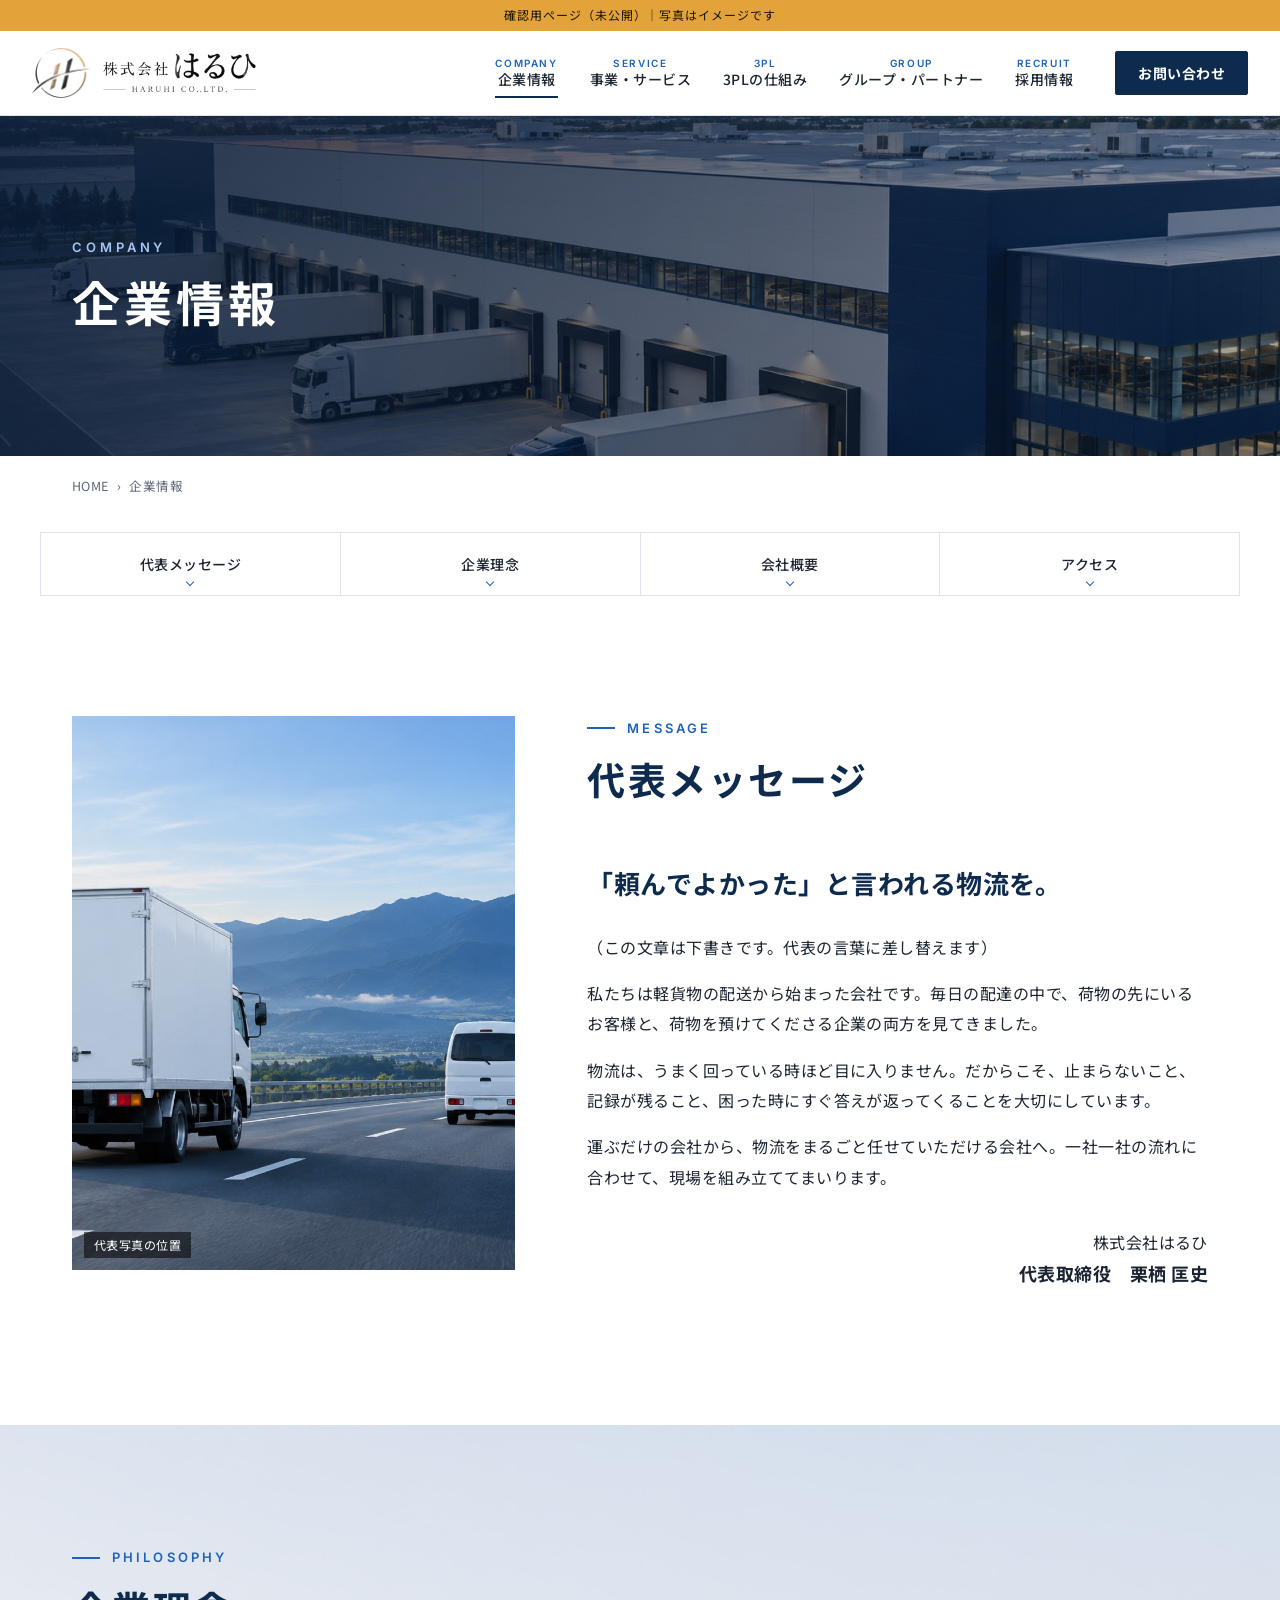
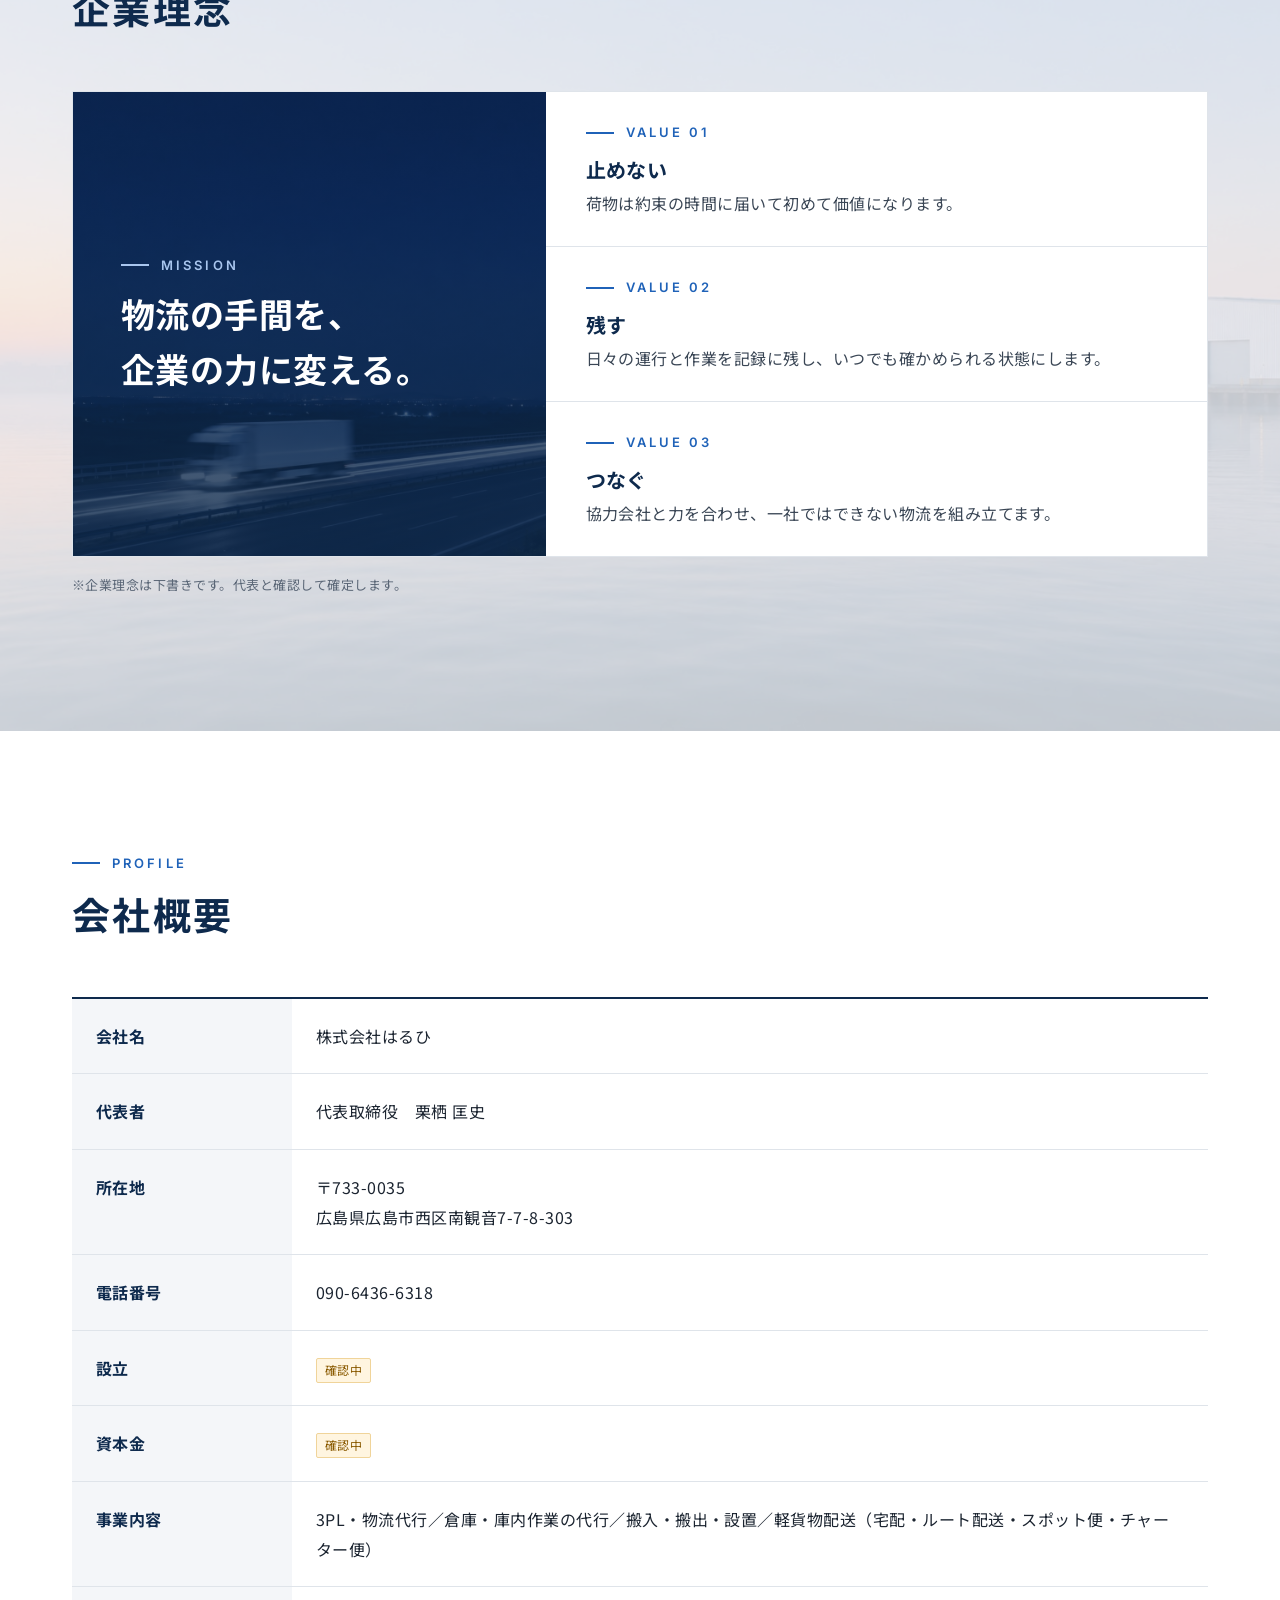
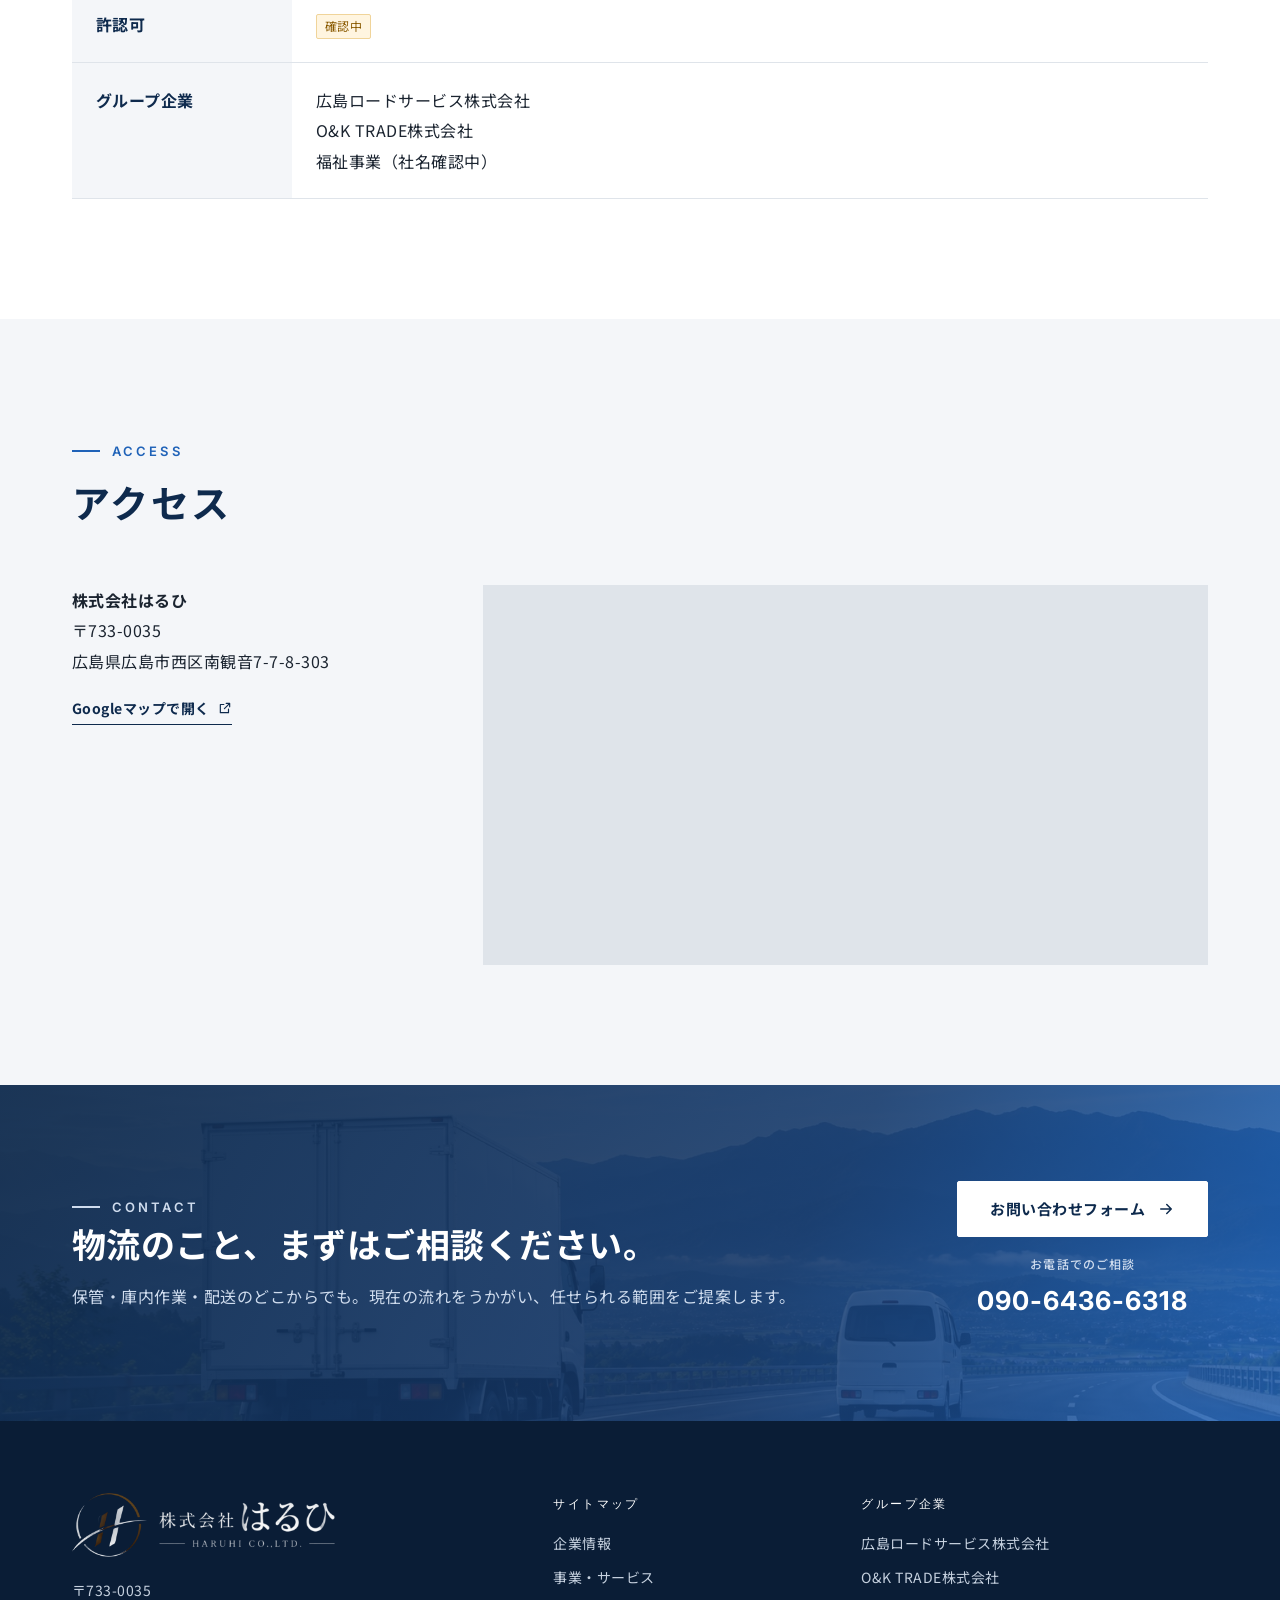
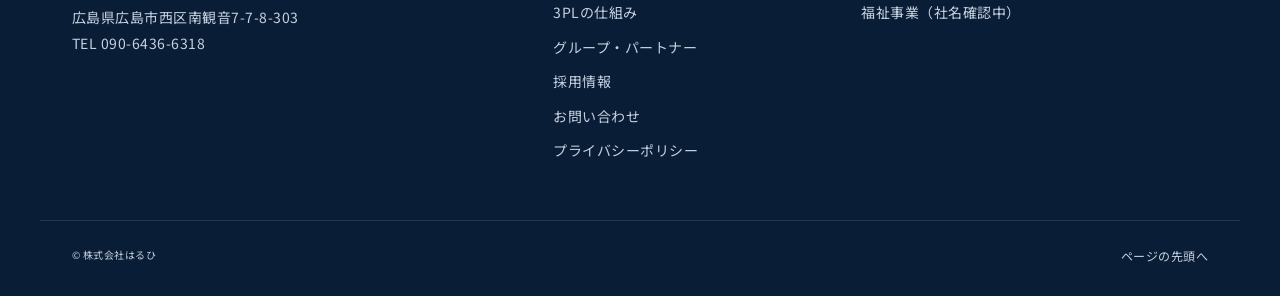
<file: company.html>
<!doctype html>
<html lang="ja">
<head>
<meta charset="utf-8">
<meta name="viewport" content="width=device-width,initial-scale=1">
<meta name="robots" content="noindex,nofollow">
<title>企業情報｜株式会社はるひ</title>
<meta name="description" content="株式会社はるひの代表メッセージ・企業理念・会社概要。">
<link rel="preconnect" href="https://fonts.googleapis.com">
<link rel="preconnect" href="https://fonts.gstatic.com" crossorigin>
<link href="https://fonts.googleapis.com/css2?family=Noto+Sans+JP:wght@400;500;700&family=Inter:wght@500;600;700&display=swap" rel="stylesheet">
<link rel="stylesheet" href="css/style.css?v=717d8a72">
</head>
<body class="p-company">
<a class="skip" href="#main">本文へ移動</a>
<div class="draftbar">確認用ページ（未公開）｜写真はイメージです</div>
<header class="hd" id="top">
  <div class="hd__in">
    <a class="logo" href="index.html" aria-label="株式会社はるひ トップへ">
      <img class="logo__mark" src="img/logo/haruhi_mark.png" alt="" width="240" height="204">
      <img class="logo__name" src="img/logo/haruhi_name.png" alt="株式会社はるひ HARUHI CO.,LTD." width="520" height="136">
    </a>
    <nav class="gnav" aria-label="メインメニュー"><ul><li><a href="company.html" aria-current="page"><span class="en">COMPANY</span>企業情報</a></li><li><a href="service.html"><span class="en">SERVICE</span>事業・サービス</a></li><li><a href="3pl.html"><span class="en">3PL</span>3PLの仕組み</a></li><li><a href="group.html"><span class="en">GROUP</span>グループ・パートナー</a></li><li><a href="recruit.html"><span class="en">RECRUIT</span>採用情報</a></li></ul></nav>
    <a class="btn btn--sm hd__cta" href="contact.html">お問い合わせ</a>
    <button class="menu" aria-expanded="false" aria-controls="spnav" aria-label="メニューを開く"><span></span><span></span><span></span></button>
  </div>
  <nav class="spnav" id="spnav" aria-label="スマートフォン用メニュー" hidden>
    <ul><li><a href="company.html" aria-current="page"><span class="en">COMPANY</span>企業情報</a></li><li><a href="service.html"><span class="en">SERVICE</span>事業・サービス</a></li><li><a href="3pl.html"><span class="en">3PL</span>3PLの仕組み</a></li><li><a href="group.html"><span class="en">GROUP</span>グループ・パートナー</a></li><li><a href="recruit.html"><span class="en">RECRUIT</span>採用情報</a></li><li><a href="contact.html"><span class="en">CONTACT</span>お問い合わせ</a></li></ul>
  </nav>
</header>
<div class="phead" style="--bg:url(../img/hero.jpg)">
  <div class="wrap"><p class="phead__en">COMPANY</p><h1 class="phead__ttl">企業情報</h1></div>
</div>
<nav class="crumb wrap" aria-label="パンくず"><ol><li><a href="index.html">HOME</a></li><li aria-current="page">企業情報</li></ol></nav>

<main id="main">
<div class="subnav wrap"><a href="#message">代表メッセージ</a><a href="#philosophy">企業理念</a><a href="#profile">会社概要</a><a href="#access">アクセス</a></div>

<section class="sec" id="message">
  <div class="wrap msg">
    <div class="msg__img" style="--bg:url(../img/truck.jpg)"><span>代表写真の位置</span></div>
    <div>
      <div class="sec__head"><p class="eyebrow">MESSAGE</p><h2 class="sec__ttl">代表メッセージ</h2></div>
      <p class="msg__catch">「頼んでよかった」と言われる物流を。</p>
      <p>（この文章は下書きです。代表の言葉に差し替えます）</p>
      <p>私たちは軽貨物の配送から始まった会社です。毎日の配達の中で、荷物の先にいるお客様と、荷物を預けてくださる企業の両方を見てきました。</p>
      <p>物流は、うまく回っている時ほど目に入りません。だからこそ、止まらないこと、記録が残ること、困った時にすぐ答えが返ってくることを大切にしています。</p>
      <p>運ぶだけの会社から、物流をまるごと任せていただける会社へ。一社一社の流れに合わせて、現場を組み立ててまいります。</p>
      <p class="msg__sign">株式会社はるひ<br><b>代表取締役　栗栖 匡史</b></p>
    </div>
  </div>
</section>

<section class="sec sec--gray has-bg bg-gray" id="philosophy" style="--bgimg:url(../img/bg_dawn.jpg)">
  <div class="wrap">
    <div class="sec__head"><p class="eyebrow">PHILOSOPHY</p><h2 class="sec__ttl">企業理念</h2></div>
    <div class="phil">
      <div class="phil__main has-bg bg-navy-soft" style="--bgimg:url(../img/bg_night.jpg)"><p class="eyebrow">MISSION</p><p class="phil__big">物流の手間を、<br>企業の力に変える。</p></div>
      <div class="phil__list">
        <div><p class="eyebrow">VALUE 01</p><h3>止めない</h3><p>荷物は約束の時間に届いて初めて価値になります。</p></div>
        <div><p class="eyebrow">VALUE 02</p><h3>残す</h3><p>日々の運行と作業を記録に残し、いつでも確かめられる状態にします。</p></div>
        <div><p class="eyebrow">VALUE 03</p><h3>つなぐ</h3><p>協力会社と力を合わせ、一社ではできない物流を組み立てます。</p></div>
      </div>
    </div>
    <p class="note">※企業理念は下書きです。代表と確認して確定します。</p>
  </div>
</section>

<section class="sec" id="profile">
  <div class="wrap">
    <div class="sec__head"><p class="eyebrow">PROFILE</p><h2 class="sec__ttl">会社概要</h2></div>
    <table class="tbl"><tr><th>会社名</th><td>株式会社はるひ</td></tr><tr><th>代表者</th><td>代表取締役　栗栖 匡史</td></tr><tr><th>所在地</th><td>〒733-0035<br>広島県広島市西区南観音7-7-8-303</td></tr><tr><th>電話番号</th><td>090-6436-6318</td></tr><tr><th>設立</th><td><span class="tbd">確認中</span></td></tr><tr><th>資本金</th><td><span class="tbd">確認中</span></td></tr><tr><th>事業内容</th><td>3PL・物流代行／倉庫・庫内作業の代行／搬入・搬出・設置／軽貨物配送（宅配・ルート配送・スポット便・チャーター便）</td></tr><tr><th>許認可</th><td><span class="tbd">確認中</span></td></tr><tr><th>グループ企業</th><td>広島ロードサービス株式会社<br>O&amp;K TRADE株式会社<br>福祉事業（社名確認中）</td></tr></table>
  </div>
</section>

<section class="sec sec--gray" id="access">
  <div class="wrap">
    <div class="sec__head"><p class="eyebrow">ACCESS</p><h2 class="sec__ttl">アクセス</h2></div>
    <div class="access">
      <div><p><b>株式会社はるひ</b><br>〒733-0035<br>広島県広島市西区南観音7-7-8-303</p>
      <a class="more" href="https://www.google.com/maps/search/?api=1&query=広島県広島市西区南観音7-7-8-303" target="_blank" rel="noopener">Googleマップで開く<svg viewBox="0 0 24 24" aria-hidden="true"><path d="M14 4h6v6M20 4l-9 9M18 14v6H4V6h6"/></svg></a></div>
      <iframe title="所在地の地図" loading="lazy" src="https://maps.google.com/maps?q=広島県広島市西区南観音7-7-8-303&z=15&output=embed"></iframe>
    </div>
  </div>
</section>
</main>
<section class="cta has-bg" style="--bgimg:url(../img/truck.jpg)">
  <div class="wrap cta__in">
    <div>
      <p class="eyebrow eyebrow--light">CONTACT</p>
      <h2 class="cta__ttl">物流のこと、まずはご相談ください。</h2>
      <p>保管・庫内作業・配送のどこからでも。現在の流れをうかがい、任せられる範囲をご提案します。</p>
    </div>
    <div class="cta__btns">
      <a class="btn btn--white" href="contact.html">お問い合わせフォーム<svg viewBox="0 0 24 24" aria-hidden="true"><path d="M5 12h14M13 6l6 6-6 6"/></svg></a>
      <a class="cta__tel" href="tel:09064366318"><small>お電話でのご相談</small>090-6436-6318</a>
    </div>
  </div>
</section>
<footer class="ft">
  <div class="wrap ft__in">
    <div class="ft__co">
      <a class="logo logo--ft" href="index.html" aria-label="株式会社はるひ トップへ"><img class="logo__mark" src="img/logo/haruhi_mark_light.png" alt="" width="240" height="204"><img class="logo__name" src="img/logo/haruhi_name_light.png" alt="株式会社はるひ HARUHI CO.,LTD." width="520" height="136"></a>
      <p>〒733-0035<br>広島県広島市西区南観音7-7-8-303<br>TEL 090-6436-6318</p>
    </div>
    <div class="ft__nav"><p class="ft__h">サイトマップ</p><ul><li><a href="company.html">企業情報</a></li><li><a href="service.html">事業・サービス</a></li><li><a href="3pl.html">3PLの仕組み</a></li><li><a href="group.html">グループ・パートナー</a></li><li><a href="recruit.html">採用情報</a></li><li><a href="contact.html">お問い合わせ</a></li><li><a href="privacy.html">プライバシーポリシー</a></li></ul></div>
    <div class="ft__nav"><p class="ft__h">グループ企業</p><ul><li><a href="https://vigo4274g.github.io/minato-road-service-sample/" target="_blank" rel="noopener">広島ロードサービス株式会社</a></li><li><a href="https://vigo4274g.github.io/oktrade/" target="_blank" rel="noopener">O&amp;K TRADE株式会社</a></li><li><span>福祉事業（社名確認中）</span></li></ul></div>
  </div>
  <div class="wrap ft__bottom"><small>&copy; 株式会社はるひ</small><a href="#top" class="totop">ページの先頭へ</a></div>
</footer>
<script src="js/main.js?v=717d8a72"></script>
</body>
</html>
</file>
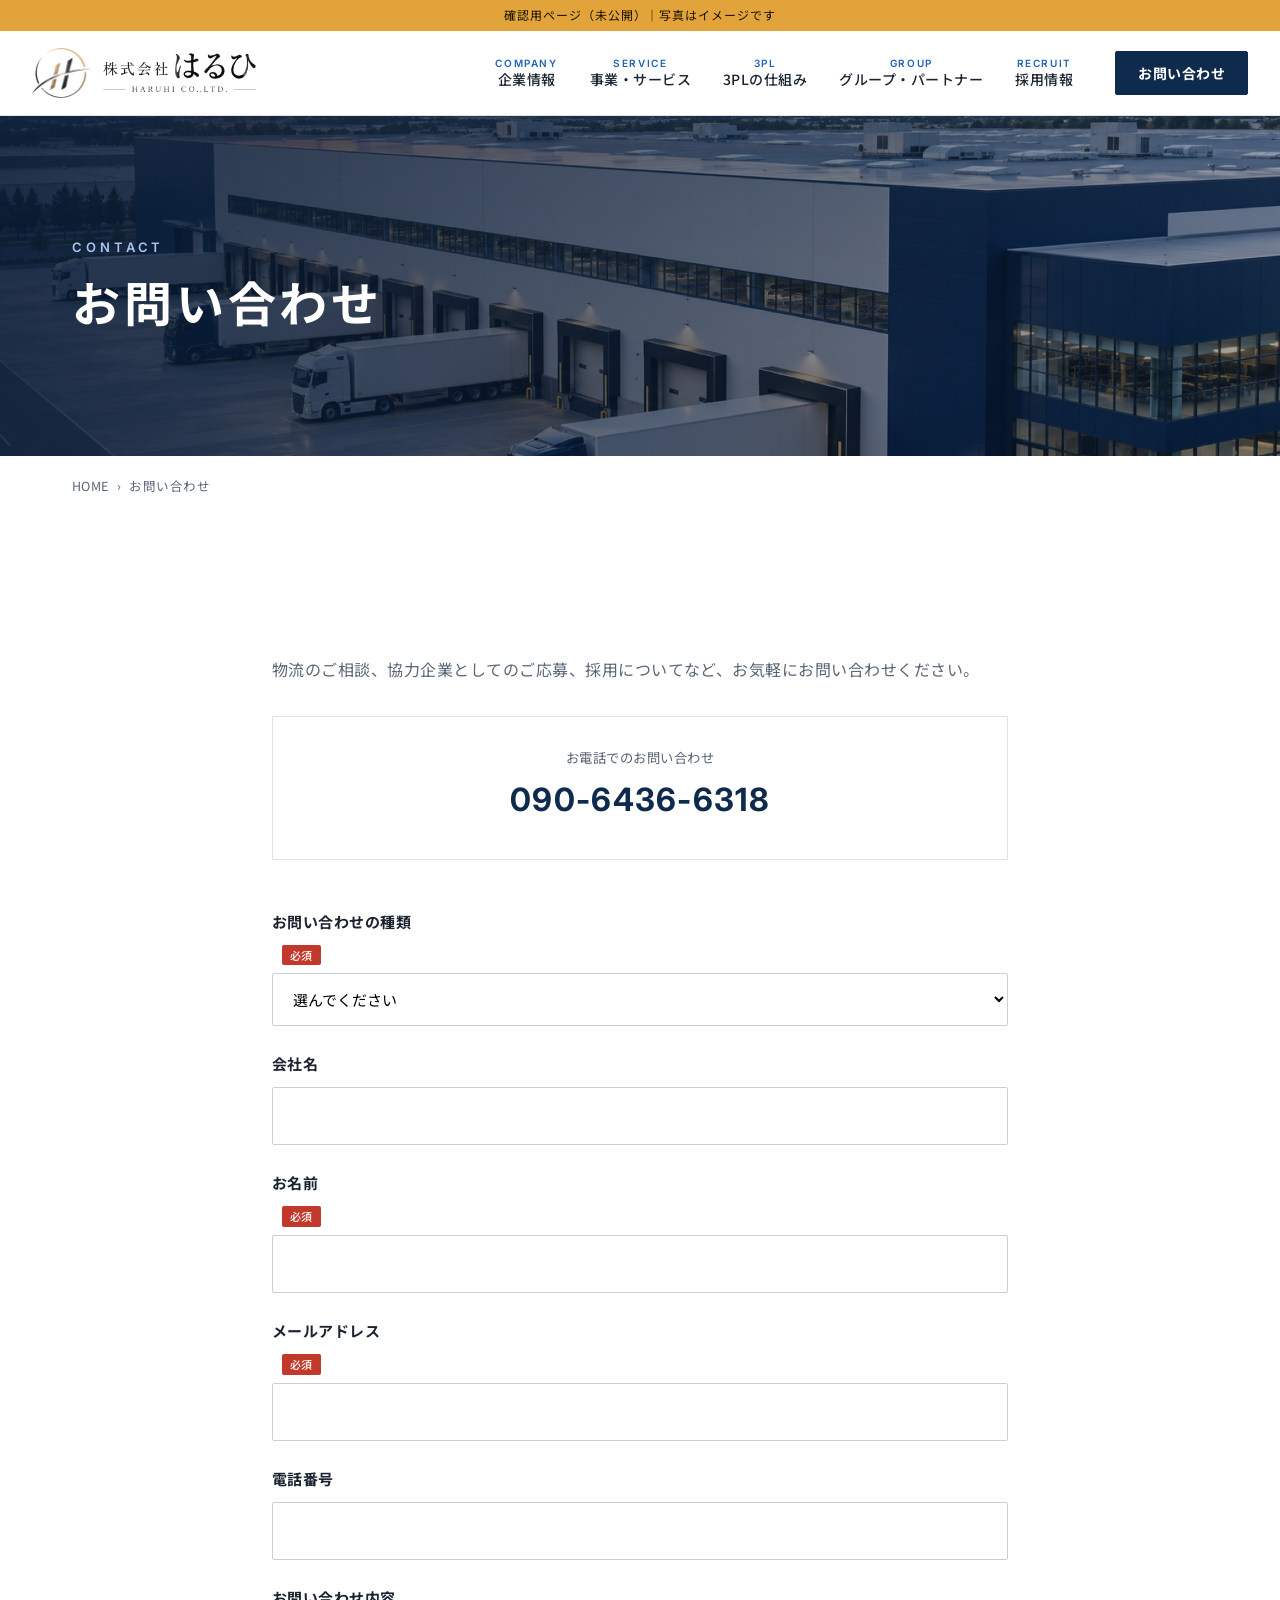
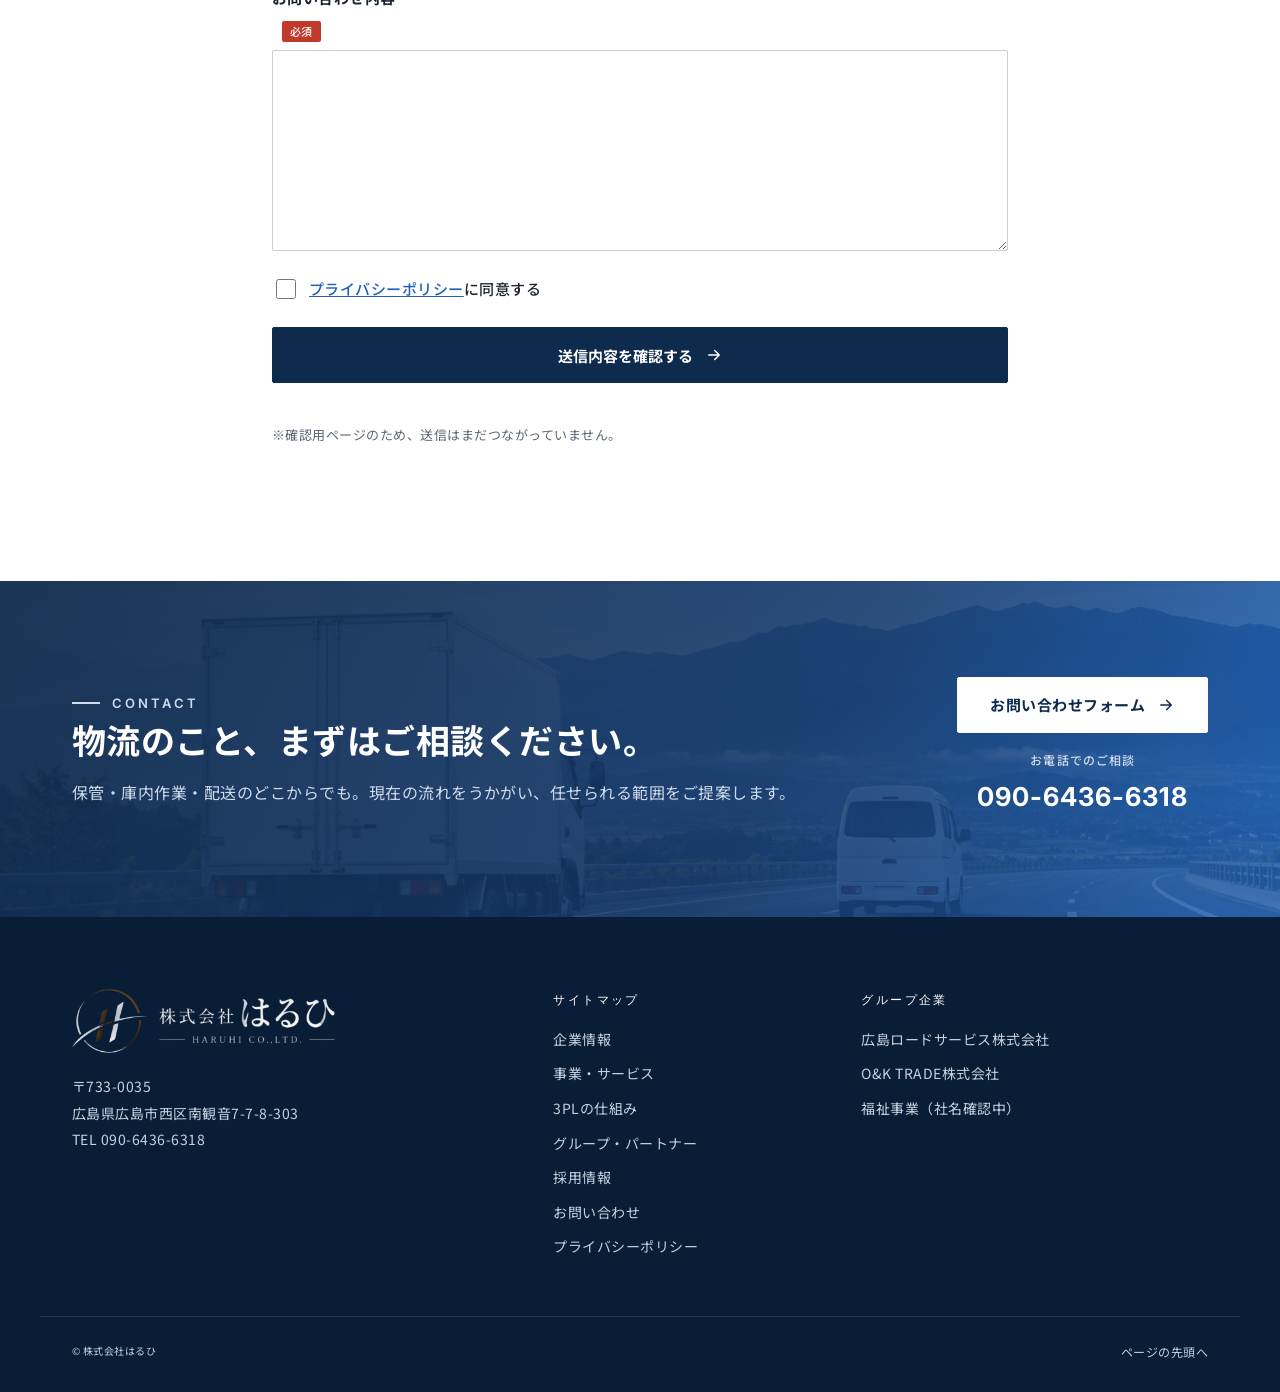
<file: contact.html>
<!doctype html>
<html lang="ja">
<head>
<meta charset="utf-8">
<meta name="viewport" content="width=device-width,initial-scale=1">
<meta name="robots" content="noindex,nofollow">
<title>お問い合わせ｜株式会社はるひ</title>
<meta name="description" content="株式会社はるひへのお問い合わせ。">
<link rel="preconnect" href="https://fonts.googleapis.com">
<link rel="preconnect" href="https://fonts.gstatic.com" crossorigin>
<link href="https://fonts.googleapis.com/css2?family=Noto+Sans+JP:wght@400;500;700&family=Inter:wght@500;600;700&display=swap" rel="stylesheet">
<link rel="stylesheet" href="css/style.css?v=717d8a72">
</head>
<body class="p-contact">
<a class="skip" href="#main">本文へ移動</a>
<div class="draftbar">確認用ページ（未公開）｜写真はイメージです</div>
<header class="hd" id="top">
  <div class="hd__in">
    <a class="logo" href="index.html" aria-label="株式会社はるひ トップへ">
      <img class="logo__mark" src="img/logo/haruhi_mark.png" alt="" width="240" height="204">
      <img class="logo__name" src="img/logo/haruhi_name.png" alt="株式会社はるひ HARUHI CO.,LTD." width="520" height="136">
    </a>
    <nav class="gnav" aria-label="メインメニュー"><ul><li><a href="company.html"><span class="en">COMPANY</span>企業情報</a></li><li><a href="service.html"><span class="en">SERVICE</span>事業・サービス</a></li><li><a href="3pl.html"><span class="en">3PL</span>3PLの仕組み</a></li><li><a href="group.html"><span class="en">GROUP</span>グループ・パートナー</a></li><li><a href="recruit.html"><span class="en">RECRUIT</span>採用情報</a></li></ul></nav>
    <a class="btn btn--sm hd__cta" href="contact.html">お問い合わせ</a>
    <button class="menu" aria-expanded="false" aria-controls="spnav" aria-label="メニューを開く"><span></span><span></span><span></span></button>
  </div>
  <nav class="spnav" id="spnav" aria-label="スマートフォン用メニュー" hidden>
    <ul><li><a href="company.html"><span class="en">COMPANY</span>企業情報</a></li><li><a href="service.html"><span class="en">SERVICE</span>事業・サービス</a></li><li><a href="3pl.html"><span class="en">3PL</span>3PLの仕組み</a></li><li><a href="group.html"><span class="en">GROUP</span>グループ・パートナー</a></li><li><a href="recruit.html"><span class="en">RECRUIT</span>採用情報</a></li><li><a href="contact.html"><span class="en">CONTACT</span>お問い合わせ</a></li></ul>
  </nav>
</header>
<div class="phead" style="--bg:url(../img/hero.jpg)">
  <div class="wrap"><p class="phead__en">CONTACT</p><h1 class="phead__ttl">お問い合わせ</h1></div>
</div>
<nav class="crumb wrap" aria-label="パンくず"><ol><li><a href="index.html">HOME</a></li><li aria-current="page">お問い合わせ</li></ol></nav>

<main id="main">
<section class="sec">
  <div class="wrap narrow">
    <p class="sec__lead">物流のご相談、協力企業としてのご応募、採用についてなど、お気軽にお問い合わせください。</p>
    <div class="telbox"><small>お電話でのお問い合わせ</small><a href="tel:09064366318">090-6436-6318</a></div>
    <form class="form" onsubmit="alert('確認用ページのため、送信はまだつながっていません。');return false;">
      <label>お問い合わせの種類<span class="req">必須</span>
        <select required><option value="">選んでください</option><option>3PL・物流代行のご相談</option><option>配送・搬入設置のご依頼</option><option>倉庫・庫内作業のご相談</option><option>協力企業としての応募</option><option>採用について</option><option>その他</option></select></label>
      <label>会社名<input type="text" autocomplete="organization"></label>
      <label>お名前<span class="req">必須</span><input type="text" required autocomplete="name"></label>
      <label>メールアドレス<span class="req">必須</span><input type="email" required autocomplete="email"></label>
      <label>電話番号<input type="tel" autocomplete="tel"></label>
      <label>お問い合わせ内容<span class="req">必須</span><textarea rows="6" required></textarea></label>
      <label class="agree"><input type="checkbox" required> <span><a href="privacy.html">プライバシーポリシー</a>に同意する</span></label>
      <button class="btn" type="submit">送信内容を確認する<svg viewBox="0 0 24 24" aria-hidden="true"><path d="M5 12h14M13 6l6 6-6 6"/></svg></button>
      <p class="note">※確認用ページのため、送信はまだつながっていません。</p>
    </form>
  </div>
</section>
</main>
<section class="cta has-bg" style="--bgimg:url(../img/truck.jpg)">
  <div class="wrap cta__in">
    <div>
      <p class="eyebrow eyebrow--light">CONTACT</p>
      <h2 class="cta__ttl">物流のこと、まずはご相談ください。</h2>
      <p>保管・庫内作業・配送のどこからでも。現在の流れをうかがい、任せられる範囲をご提案します。</p>
    </div>
    <div class="cta__btns">
      <a class="btn btn--white" href="contact.html">お問い合わせフォーム<svg viewBox="0 0 24 24" aria-hidden="true"><path d="M5 12h14M13 6l6 6-6 6"/></svg></a>
      <a class="cta__tel" href="tel:09064366318"><small>お電話でのご相談</small>090-6436-6318</a>
    </div>
  </div>
</section>
<footer class="ft">
  <div class="wrap ft__in">
    <div class="ft__co">
      <a class="logo logo--ft" href="index.html" aria-label="株式会社はるひ トップへ"><img class="logo__mark" src="img/logo/haruhi_mark_light.png" alt="" width="240" height="204"><img class="logo__name" src="img/logo/haruhi_name_light.png" alt="株式会社はるひ HARUHI CO.,LTD." width="520" height="136"></a>
      <p>〒733-0035<br>広島県広島市西区南観音7-7-8-303<br>TEL 090-6436-6318</p>
    </div>
    <div class="ft__nav"><p class="ft__h">サイトマップ</p><ul><li><a href="company.html">企業情報</a></li><li><a href="service.html">事業・サービス</a></li><li><a href="3pl.html">3PLの仕組み</a></li><li><a href="group.html">グループ・パートナー</a></li><li><a href="recruit.html">採用情報</a></li><li><a href="contact.html">お問い合わせ</a></li><li><a href="privacy.html">プライバシーポリシー</a></li></ul></div>
    <div class="ft__nav"><p class="ft__h">グループ企業</p><ul><li><a href="https://vigo4274g.github.io/minato-road-service-sample/" target="_blank" rel="noopener">広島ロードサービス株式会社</a></li><li><a href="https://vigo4274g.github.io/oktrade/" target="_blank" rel="noopener">O&amp;K TRADE株式会社</a></li><li><span>福祉事業（社名確認中）</span></li></ul></div>
  </div>
  <div class="wrap ft__bottom"><small>&copy; 株式会社はるひ</small><a href="#top" class="totop">ページの先頭へ</a></div>
</footer>
<script src="js/main.js?v=717d8a72"></script>
</body>
</html>
</file>
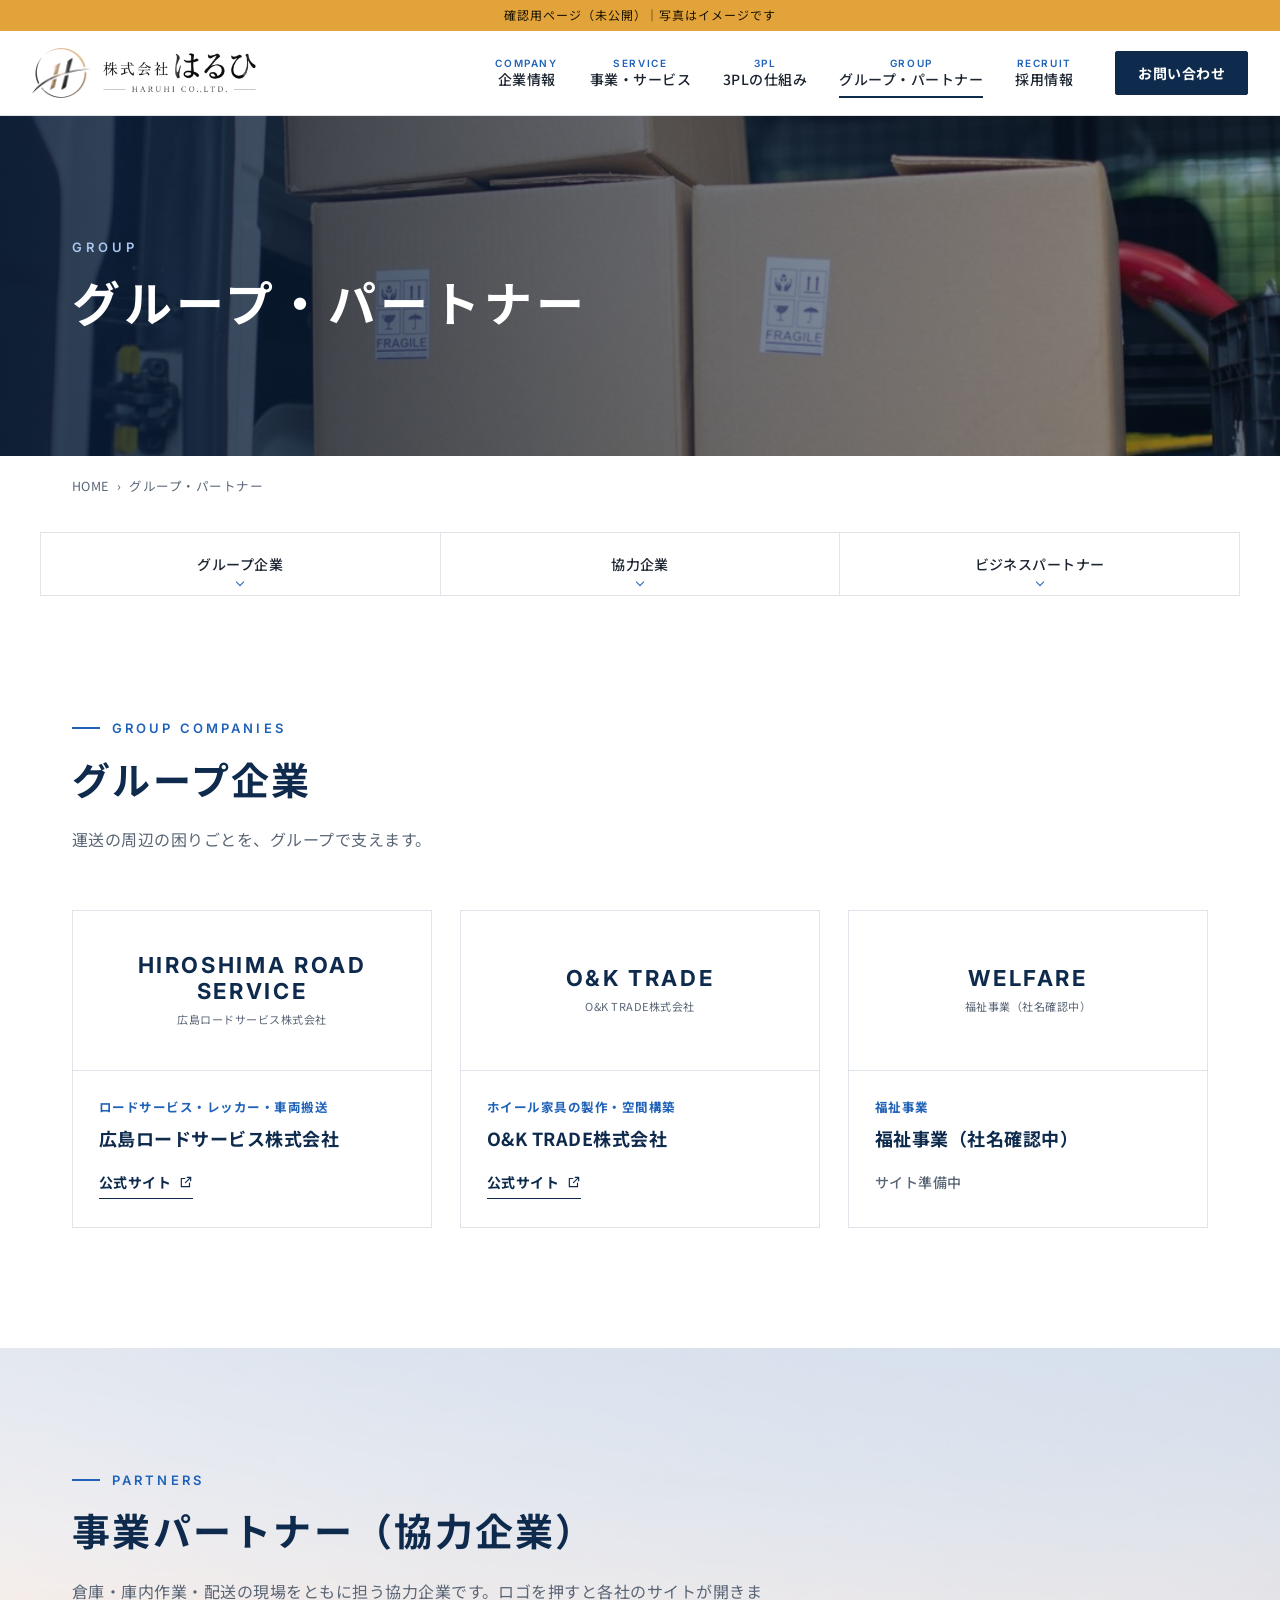
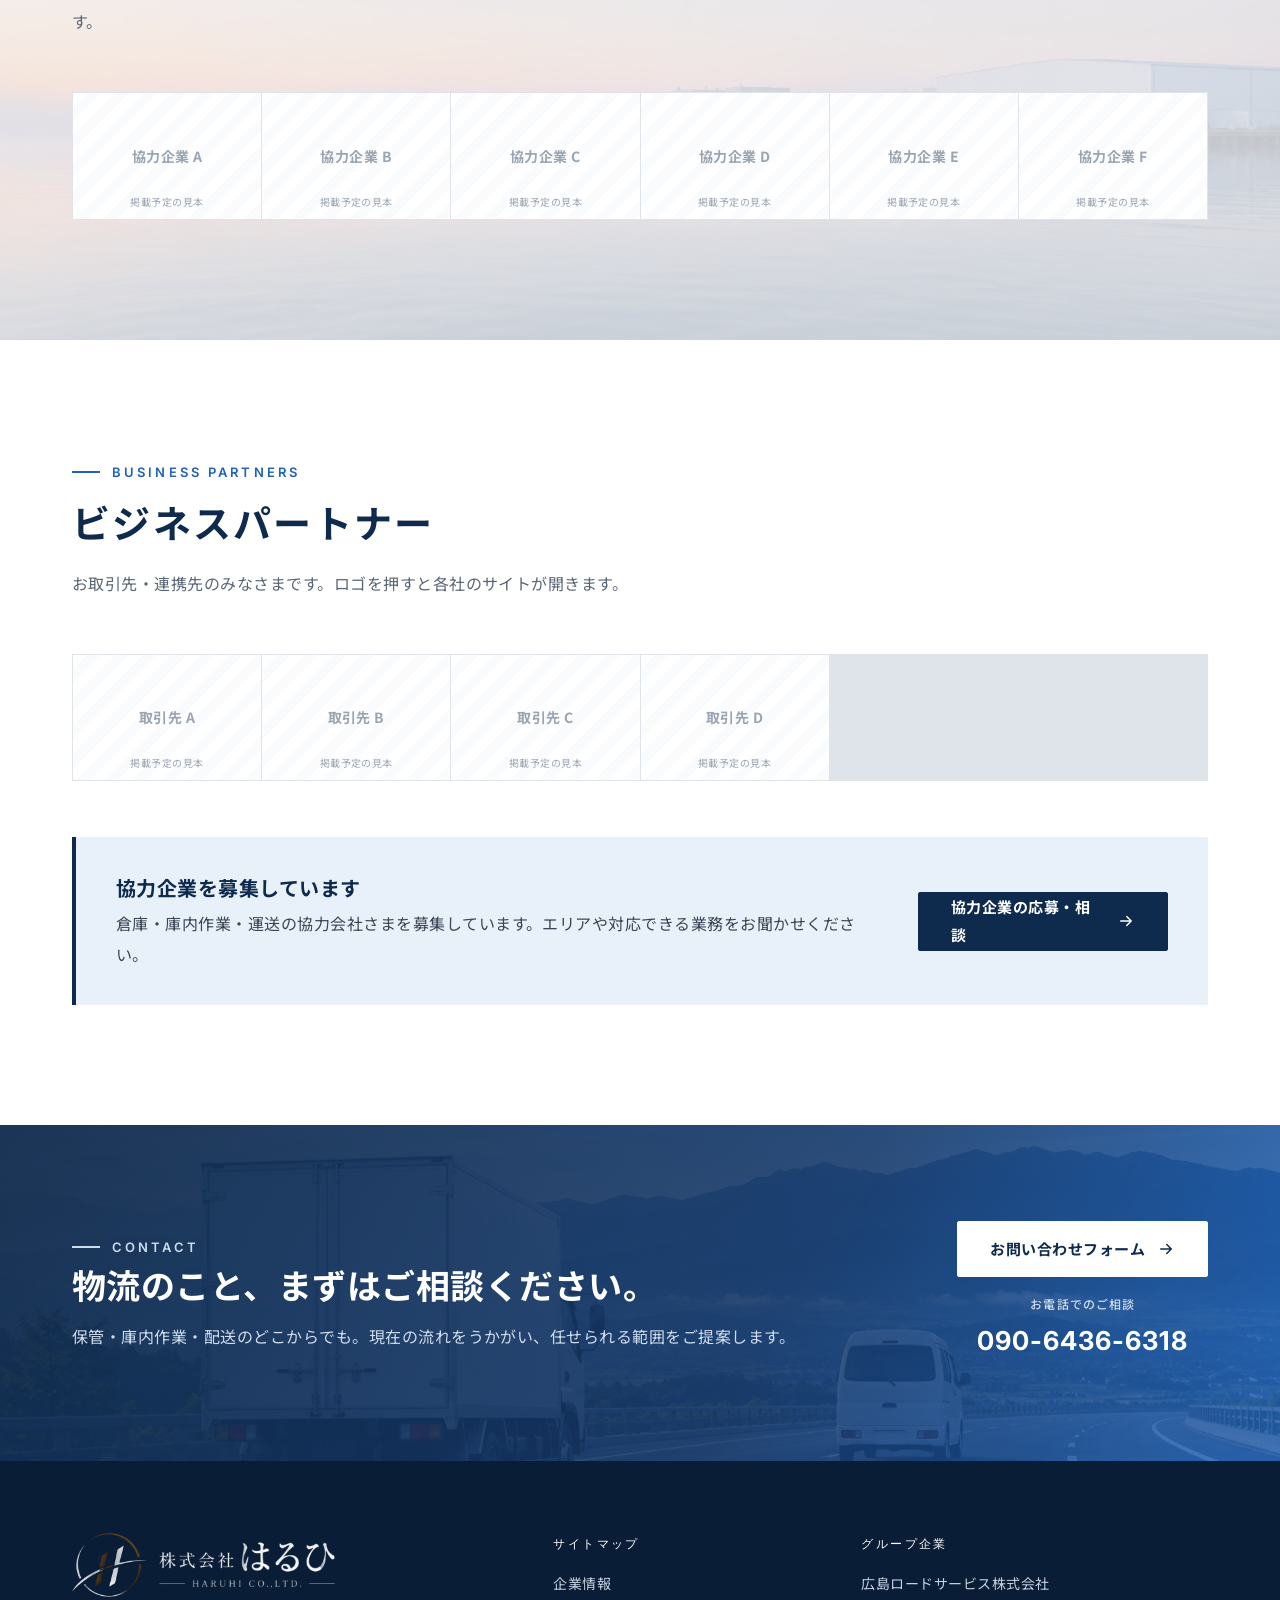
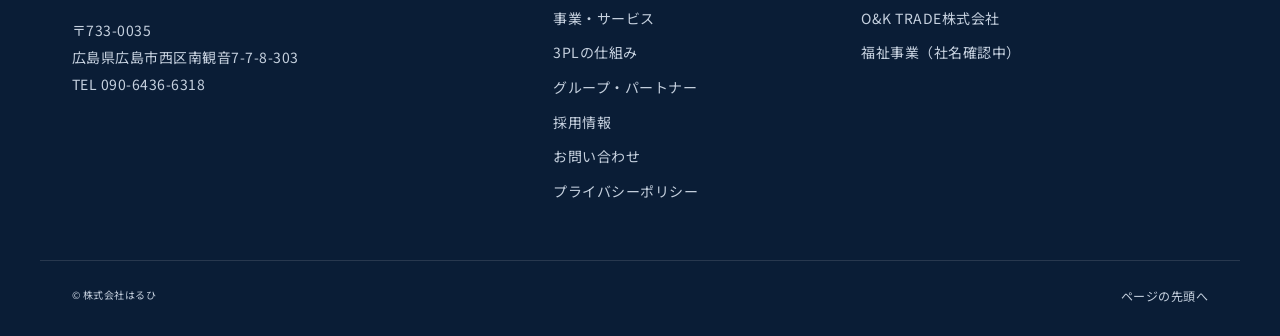
<file: group.html>
<!doctype html>
<html lang="ja">
<head>
<meta charset="utf-8">
<meta name="viewport" content="width=device-width,initial-scale=1">
<meta name="robots" content="noindex,nofollow">
<title>グループ・パートナー｜株式会社はるひ</title>
<meta name="description" content="株式会社はるひのグループ企業と事業パートナー。">
<link rel="preconnect" href="https://fonts.googleapis.com">
<link rel="preconnect" href="https://fonts.gstatic.com" crossorigin>
<link href="https://fonts.googleapis.com/css2?family=Noto+Sans+JP:wght@400;500;700&family=Inter:wght@500;600;700&display=swap" rel="stylesheet">
<link rel="stylesheet" href="css/style.css?v=717d8a72">
</head>
<body class="p-group">
<a class="skip" href="#main">本文へ移動</a>
<div class="draftbar">確認用ページ（未公開）｜写真はイメージです</div>
<header class="hd" id="top">
  <div class="hd__in">
    <a class="logo" href="index.html" aria-label="株式会社はるひ トップへ">
      <img class="logo__mark" src="img/logo/haruhi_mark.png" alt="" width="240" height="204">
      <img class="logo__name" src="img/logo/haruhi_name.png" alt="株式会社はるひ HARUHI CO.,LTD." width="520" height="136">
    </a>
    <nav class="gnav" aria-label="メインメニュー"><ul><li><a href="company.html"><span class="en">COMPANY</span>企業情報</a></li><li><a href="service.html"><span class="en">SERVICE</span>事業・サービス</a></li><li><a href="3pl.html"><span class="en">3PL</span>3PLの仕組み</a></li><li><a href="group.html" aria-current="page"><span class="en">GROUP</span>グループ・パートナー</a></li><li><a href="recruit.html"><span class="en">RECRUIT</span>採用情報</a></li></ul></nav>
    <a class="btn btn--sm hd__cta" href="contact.html">お問い合わせ</a>
    <button class="menu" aria-expanded="false" aria-controls="spnav" aria-label="メニューを開く"><span></span><span></span><span></span></button>
  </div>
  <nav class="spnav" id="spnav" aria-label="スマートフォン用メニュー" hidden>
    <ul><li><a href="company.html"><span class="en">COMPANY</span>企業情報</a></li><li><a href="service.html"><span class="en">SERVICE</span>事業・サービス</a></li><li><a href="3pl.html"><span class="en">3PL</span>3PLの仕組み</a></li><li><a href="group.html" aria-current="page"><span class="en">GROUP</span>グループ・パートナー</a></li><li><a href="recruit.html"><span class="en">RECRUIT</span>採用情報</a></li><li><a href="contact.html"><span class="en">CONTACT</span>お問い合わせ</a></li></ul>
  </nav>
</header>
<div class="phead" style="--bg:url(../img/van.jpg)">
  <div class="wrap"><p class="phead__en">GROUP</p><h1 class="phead__ttl">グループ・パートナー</h1></div>
</div>
<nav class="crumb wrap" aria-label="パンくず"><ol><li><a href="index.html">HOME</a></li><li aria-current="page">グループ・パートナー</li></ol></nav>

<main id="main">
<div class="subnav wrap"><a href="#group">グループ企業</a><a href="#partners">協力企業</a><a href="#business">ビジネスパートナー</a></div>
<section class="sec" id="group">
  <div class="wrap">
    <div class="sec__head"><p class="eyebrow">GROUP COMPANIES</p><h2 class="sec__ttl">グループ企業</h2><p class="sec__lead">運送の周辺の困りごとを、グループで支えます。</p></div>
    <div class="gcards"><a class="gcard" href="https://vigo4274g.github.io/minato-road-service-sample/" target="_blank" rel="noopener"><div class="gcard__logo"><span class="wm"><b>HIROSHIMA ROAD SERVICE</b><small>広島ロードサービス株式会社</small></span></div>
      <div class="gcard__body"><p class="gcard__biz">ロードサービス・レッカー・車両搬送</p><h3>広島ロードサービス株式会社</h3>
      <span class="more">公式サイト<svg viewBox="0 0 24 24" aria-hidden="true"><path d="M14 4h6v6M20 4l-9 9M18 14v6H4V6h6"/></svg></span></div></a><a class="gcard" href="https://vigo4274g.github.io/oktrade/" target="_blank" rel="noopener"><div class="gcard__logo"><span class="wm"><b>O&amp;K TRADE</b><small>O&amp;K TRADE株式会社</small></span></div>
      <div class="gcard__body"><p class="gcard__biz">ホイール家具の製作・空間構築</p><h3>O&amp;K TRADE株式会社</h3>
      <span class="more">公式サイト<svg viewBox="0 0 24 24" aria-hidden="true"><path d="M14 4h6v6M20 4l-9 9M18 14v6H4V6h6"/></svg></span></div></a><div class="gcard gcard--off"><div class="gcard__logo"><span class="wm"><b>WELFARE</b><small>福祉事業（社名確認中）</small></span></div>
      <div class="gcard__body"><p class="gcard__biz">福祉事業</p><h3>福祉事業（社名確認中）</h3>
      <span class="more more--off">サイト準備中</span></div></div></div>
  </div>
</section>
<section class="sec sec--gray has-bg bg-gray" id="partners" style="--bgimg:url(../img/bg_dawn.jpg)">
  <div class="wrap">
    <div class="sec__head"><p class="eyebrow">PARTNERS</p><h2 class="sec__ttl">事業パートナー（協力企業）</h2><p class="sec__lead">倉庫・庫内作業・配送の現場をともに担う協力企業です。ロゴを押すと各社のサイトが開きます。</p></div>
    <div class="lgs"><div class="lg lg--sample"><span class="lg__txt">協力企業 A</span><span class="lg__tag">掲載予定の見本</span></div><div class="lg lg--sample"><span class="lg__txt">協力企業 B</span><span class="lg__tag">掲載予定の見本</span></div><div class="lg lg--sample"><span class="lg__txt">協力企業 C</span><span class="lg__tag">掲載予定の見本</span></div><div class="lg lg--sample"><span class="lg__txt">協力企業 D</span><span class="lg__tag">掲載予定の見本</span></div><div class="lg lg--sample"><span class="lg__txt">協力企業 E</span><span class="lg__tag">掲載予定の見本</span></div><div class="lg lg--sample"><span class="lg__txt">協力企業 F</span><span class="lg__tag">掲載予定の見本</span></div></div>
  </div>
</section>
<section class="sec" id="business">
  <div class="wrap">
    <div class="sec__head"><p class="eyebrow">BUSINESS PARTNERS</p><h2 class="sec__ttl">ビジネスパートナー</h2><p class="sec__lead">お取引先・連携先のみなさまです。ロゴを押すと各社のサイトが開きます。</p></div>
    <div class="lgs"><div class="lg lg--sample"><span class="lg__txt">取引先 A</span><span class="lg__tag">掲載予定の見本</span></div><div class="lg lg--sample"><span class="lg__txt">取引先 B</span><span class="lg__tag">掲載予定の見本</span></div><div class="lg lg--sample"><span class="lg__txt">取引先 C</span><span class="lg__tag">掲載予定の見本</span></div><div class="lg lg--sample"><span class="lg__txt">取引先 D</span><span class="lg__tag">掲載予定の見本</span></div></div>
    <div class="recruit-partner">
      <div><h3>協力企業を募集しています</h3><p>倉庫・庫内作業・運送の協力会社さまを募集しています。エリアや対応できる業務をお聞かせください。</p></div>
      <a class="btn" href="contact.html">協力企業の応募・相談<svg viewBox="0 0 24 24" aria-hidden="true"><path d="M5 12h14M13 6l6 6-6 6"/></svg></a>
    </div>
  </div>
</section>
</main>
<section class="cta has-bg" style="--bgimg:url(../img/truck.jpg)">
  <div class="wrap cta__in">
    <div>
      <p class="eyebrow eyebrow--light">CONTACT</p>
      <h2 class="cta__ttl">物流のこと、まずはご相談ください。</h2>
      <p>保管・庫内作業・配送のどこからでも。現在の流れをうかがい、任せられる範囲をご提案します。</p>
    </div>
    <div class="cta__btns">
      <a class="btn btn--white" href="contact.html">お問い合わせフォーム<svg viewBox="0 0 24 24" aria-hidden="true"><path d="M5 12h14M13 6l6 6-6 6"/></svg></a>
      <a class="cta__tel" href="tel:09064366318"><small>お電話でのご相談</small>090-6436-6318</a>
    </div>
  </div>
</section>
<footer class="ft">
  <div class="wrap ft__in">
    <div class="ft__co">
      <a class="logo logo--ft" href="index.html" aria-label="株式会社はるひ トップへ"><img class="logo__mark" src="img/logo/haruhi_mark_light.png" alt="" width="240" height="204"><img class="logo__name" src="img/logo/haruhi_name_light.png" alt="株式会社はるひ HARUHI CO.,LTD." width="520" height="136"></a>
      <p>〒733-0035<br>広島県広島市西区南観音7-7-8-303<br>TEL 090-6436-6318</p>
    </div>
    <div class="ft__nav"><p class="ft__h">サイトマップ</p><ul><li><a href="company.html">企業情報</a></li><li><a href="service.html">事業・サービス</a></li><li><a href="3pl.html">3PLの仕組み</a></li><li><a href="group.html">グループ・パートナー</a></li><li><a href="recruit.html">採用情報</a></li><li><a href="contact.html">お問い合わせ</a></li><li><a href="privacy.html">プライバシーポリシー</a></li></ul></div>
    <div class="ft__nav"><p class="ft__h">グループ企業</p><ul><li><a href="https://vigo4274g.github.io/minato-road-service-sample/" target="_blank" rel="noopener">広島ロードサービス株式会社</a></li><li><a href="https://vigo4274g.github.io/oktrade/" target="_blank" rel="noopener">O&amp;K TRADE株式会社</a></li><li><span>福祉事業（社名確認中）</span></li></ul></div>
  </div>
  <div class="wrap ft__bottom"><small>&copy; 株式会社はるひ</small><a href="#top" class="totop">ページの先頭へ</a></div>
</footer>
<script src="js/main.js?v=717d8a72"></script>
</body>
</html>
</file>
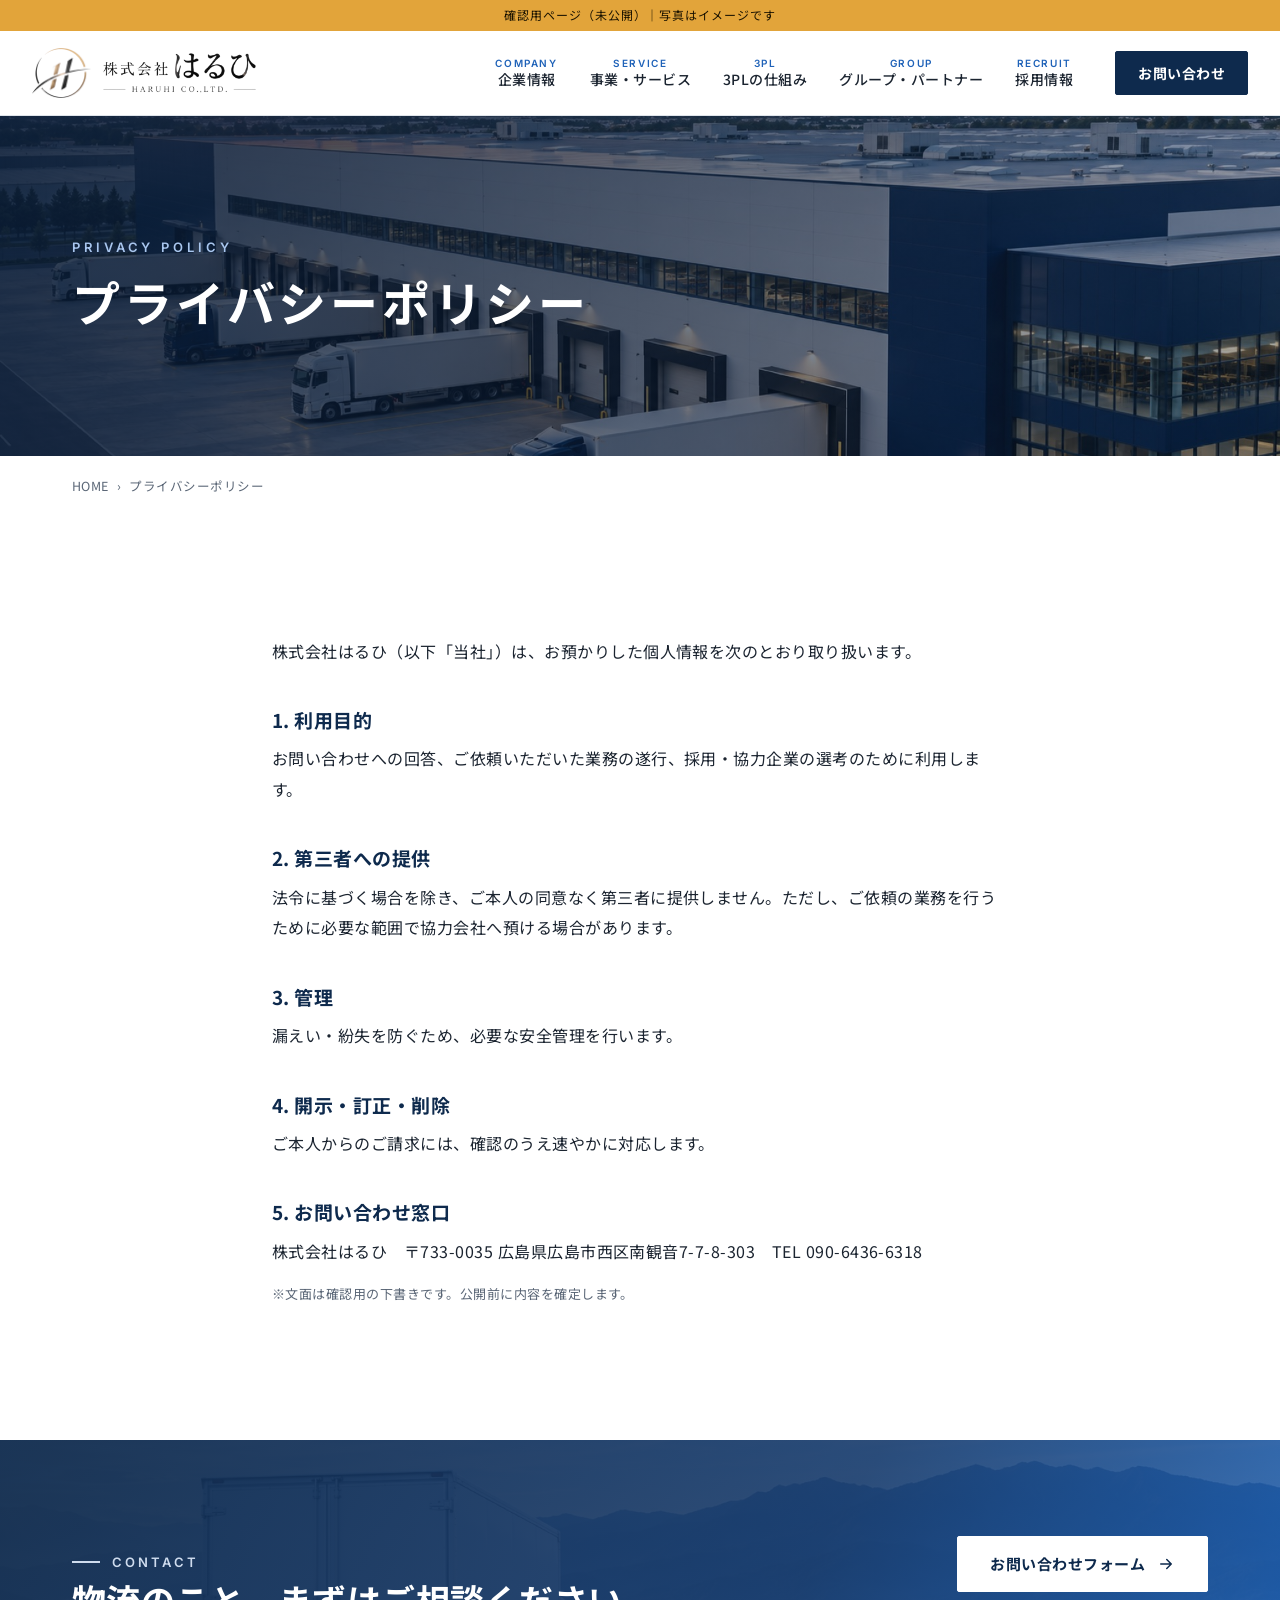
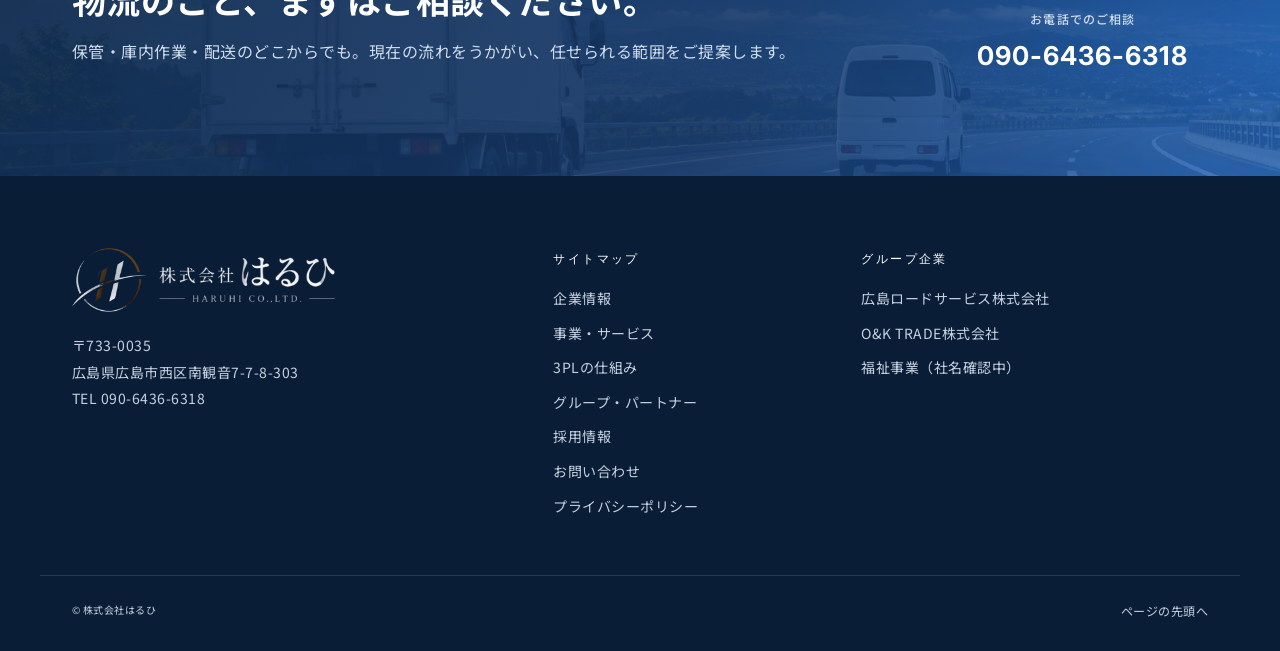
<file: privacy.html>
<!doctype html>
<html lang="ja">
<head>
<meta charset="utf-8">
<meta name="viewport" content="width=device-width,initial-scale=1">
<meta name="robots" content="noindex,nofollow">
<title>プライバシーポリシー｜株式会社はるひ</title>
<meta name="description" content="株式会社はるひの個人情報の取り扱い。">
<link rel="preconnect" href="https://fonts.googleapis.com">
<link rel="preconnect" href="https://fonts.gstatic.com" crossorigin>
<link href="https://fonts.googleapis.com/css2?family=Noto+Sans+JP:wght@400;500;700&family=Inter:wght@500;600;700&display=swap" rel="stylesheet">
<link rel="stylesheet" href="css/style.css?v=717d8a72">
</head>
<body class="p-privacy">
<a class="skip" href="#main">本文へ移動</a>
<div class="draftbar">確認用ページ（未公開）｜写真はイメージです</div>
<header class="hd" id="top">
  <div class="hd__in">
    <a class="logo" href="index.html" aria-label="株式会社はるひ トップへ">
      <img class="logo__mark" src="img/logo/haruhi_mark.png" alt="" width="240" height="204">
      <img class="logo__name" src="img/logo/haruhi_name.png" alt="株式会社はるひ HARUHI CO.,LTD." width="520" height="136">
    </a>
    <nav class="gnav" aria-label="メインメニュー"><ul><li><a href="company.html"><span class="en">COMPANY</span>企業情報</a></li><li><a href="service.html"><span class="en">SERVICE</span>事業・サービス</a></li><li><a href="3pl.html"><span class="en">3PL</span>3PLの仕組み</a></li><li><a href="group.html"><span class="en">GROUP</span>グループ・パートナー</a></li><li><a href="recruit.html"><span class="en">RECRUIT</span>採用情報</a></li></ul></nav>
    <a class="btn btn--sm hd__cta" href="contact.html">お問い合わせ</a>
    <button class="menu" aria-expanded="false" aria-controls="spnav" aria-label="メニューを開く"><span></span><span></span><span></span></button>
  </div>
  <nav class="spnav" id="spnav" aria-label="スマートフォン用メニュー" hidden>
    <ul><li><a href="company.html"><span class="en">COMPANY</span>企業情報</a></li><li><a href="service.html"><span class="en">SERVICE</span>事業・サービス</a></li><li><a href="3pl.html"><span class="en">3PL</span>3PLの仕組み</a></li><li><a href="group.html"><span class="en">GROUP</span>グループ・パートナー</a></li><li><a href="recruit.html"><span class="en">RECRUIT</span>採用情報</a></li><li><a href="contact.html"><span class="en">CONTACT</span>お問い合わせ</a></li></ul>
  </nav>
</header>
<div class="phead" style="--bg:url(../img/hero.jpg)">
  <div class="wrap"><p class="phead__en">PRIVACY POLICY</p><h1 class="phead__ttl">プライバシーポリシー</h1></div>
</div>
<nav class="crumb wrap" aria-label="パンくず"><ol><li><a href="index.html">HOME</a></li><li aria-current="page">プライバシーポリシー</li></ol></nav>

<main id="main"><section class="sec"><div class="wrap narrow prose">
<p>株式会社はるひ（以下「当社」）は、お預かりした個人情報を次のとおり取り扱います。</p>
<h2>1. 利用目的</h2><p>お問い合わせへの回答、ご依頼いただいた業務の遂行、採用・協力企業の選考のために利用します。</p>
<h2>2. 第三者への提供</h2><p>法令に基づく場合を除き、ご本人の同意なく第三者に提供しません。ただし、ご依頼の業務を行うために必要な範囲で協力会社へ預ける場合があります。</p>
<h2>3. 管理</h2><p>漏えい・紛失を防ぐため、必要な安全管理を行います。</p>
<h2>4. 開示・訂正・削除</h2><p>ご本人からのご請求には、確認のうえ速やかに対応します。</p>
<h2>5. お問い合わせ窓口</h2><p>株式会社はるひ　〒733-0035 広島県広島市西区南観音7-7-8-303　TEL 090-6436-6318</p>
<p class="note">※文面は確認用の下書きです。公開前に内容を確定します。</p>
</div></section></main>
<section class="cta has-bg" style="--bgimg:url(../img/truck.jpg)">
  <div class="wrap cta__in">
    <div>
      <p class="eyebrow eyebrow--light">CONTACT</p>
      <h2 class="cta__ttl">物流のこと、まずはご相談ください。</h2>
      <p>保管・庫内作業・配送のどこからでも。現在の流れをうかがい、任せられる範囲をご提案します。</p>
    </div>
    <div class="cta__btns">
      <a class="btn btn--white" href="contact.html">お問い合わせフォーム<svg viewBox="0 0 24 24" aria-hidden="true"><path d="M5 12h14M13 6l6 6-6 6"/></svg></a>
      <a class="cta__tel" href="tel:09064366318"><small>お電話でのご相談</small>090-6436-6318</a>
    </div>
  </div>
</section>
<footer class="ft">
  <div class="wrap ft__in">
    <div class="ft__co">
      <a class="logo logo--ft" href="index.html" aria-label="株式会社はるひ トップへ"><img class="logo__mark" src="img/logo/haruhi_mark_light.png" alt="" width="240" height="204"><img class="logo__name" src="img/logo/haruhi_name_light.png" alt="株式会社はるひ HARUHI CO.,LTD." width="520" height="136"></a>
      <p>〒733-0035<br>広島県広島市西区南観音7-7-8-303<br>TEL 090-6436-6318</p>
    </div>
    <div class="ft__nav"><p class="ft__h">サイトマップ</p><ul><li><a href="company.html">企業情報</a></li><li><a href="service.html">事業・サービス</a></li><li><a href="3pl.html">3PLの仕組み</a></li><li><a href="group.html">グループ・パートナー</a></li><li><a href="recruit.html">採用情報</a></li><li><a href="contact.html">お問い合わせ</a></li><li><a href="privacy.html">プライバシーポリシー</a></li></ul></div>
    <div class="ft__nav"><p class="ft__h">グループ企業</p><ul><li><a href="https://vigo4274g.github.io/minato-road-service-sample/" target="_blank" rel="noopener">広島ロードサービス株式会社</a></li><li><a href="https://vigo4274g.github.io/oktrade/" target="_blank" rel="noopener">O&amp;K TRADE株式会社</a></li><li><span>福祉事業（社名確認中）</span></li></ul></div>
  </div>
  <div class="wrap ft__bottom"><small>&copy; 株式会社はるひ</small><a href="#top" class="totop">ページの先頭へ</a></div>
</footer>
<script src="js/main.js?v=717d8a72"></script>
</body>
</html>
</file>
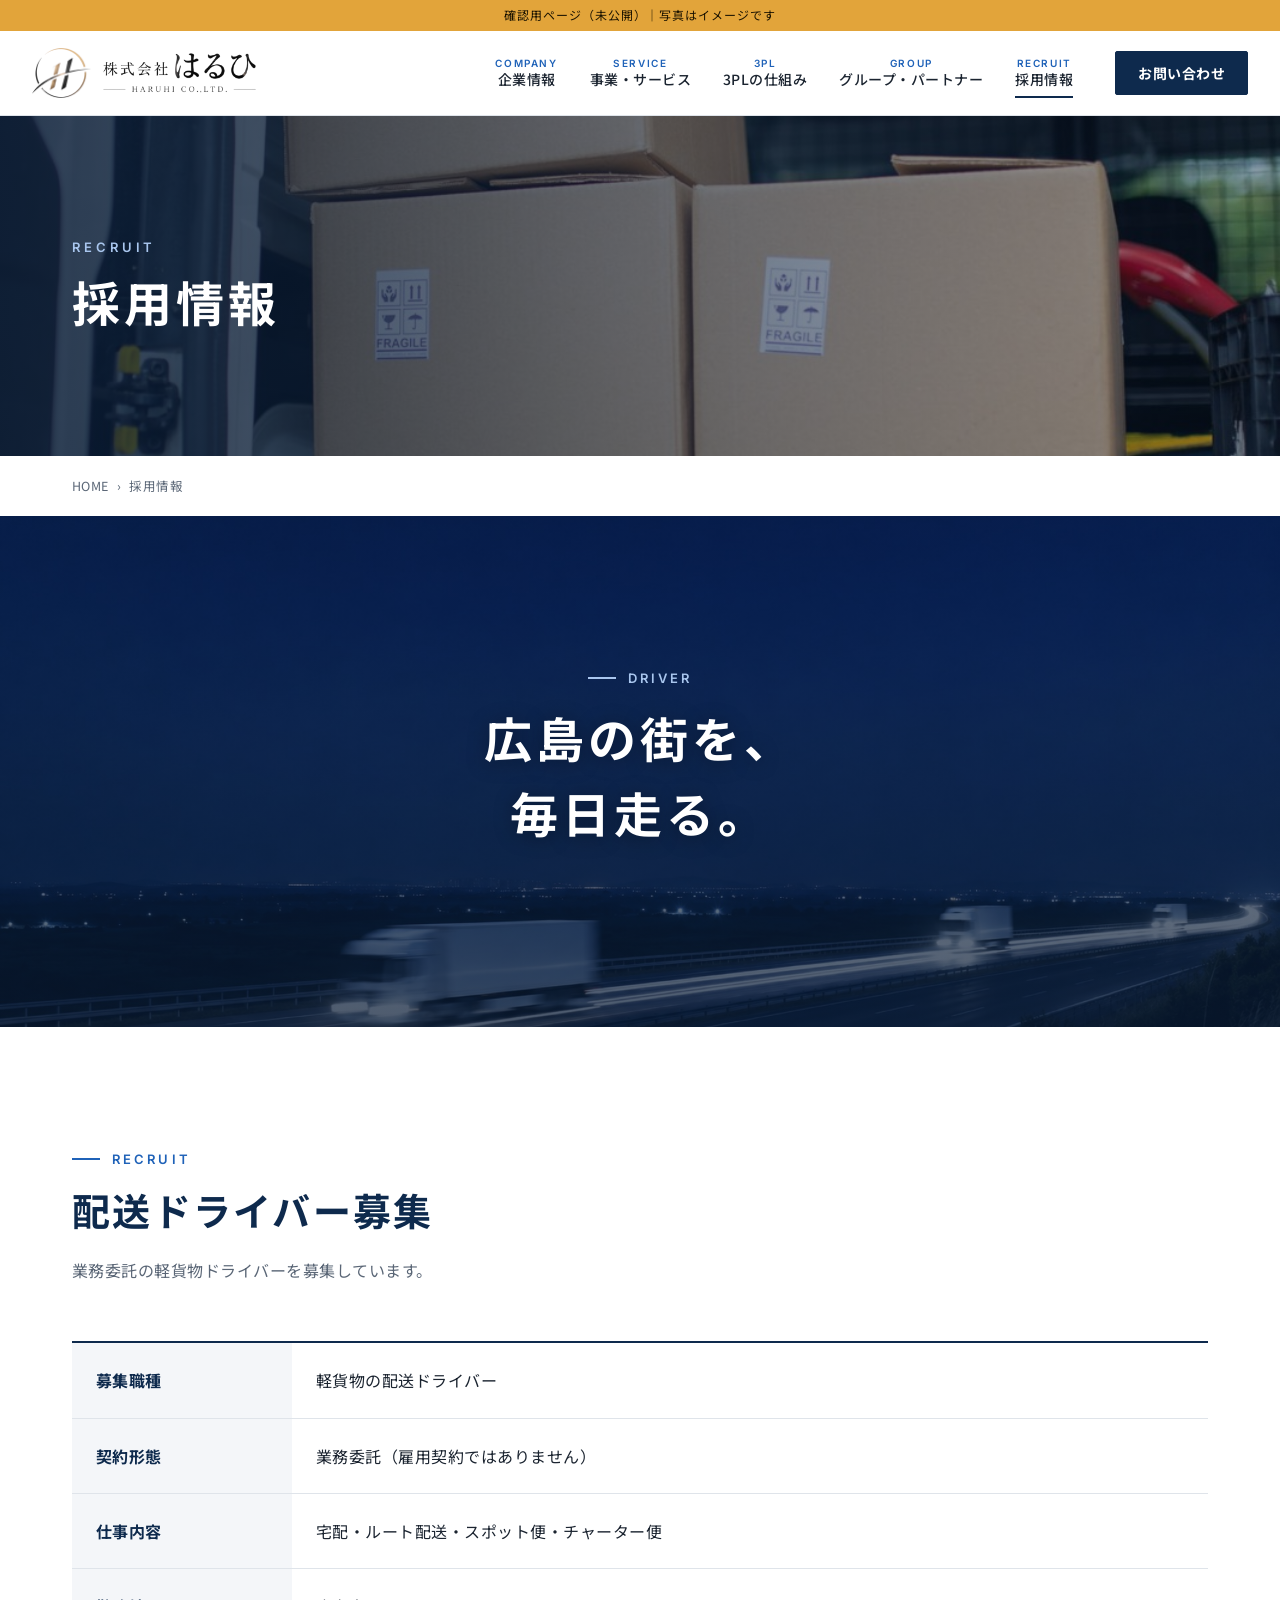
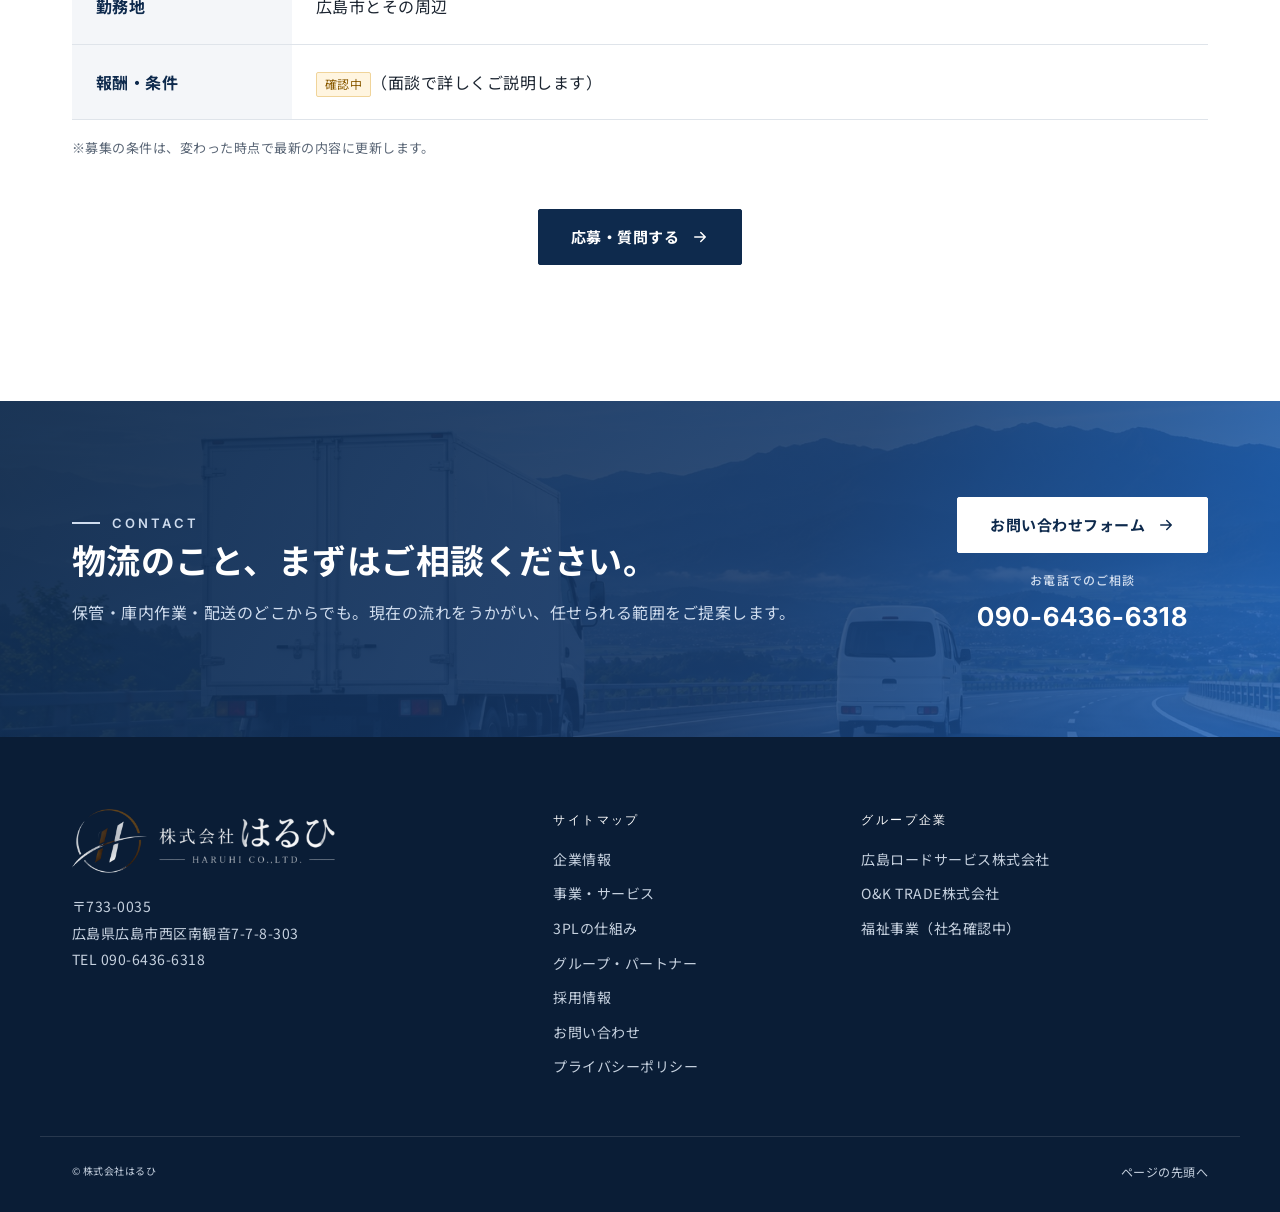
<file: recruit.html>
<!doctype html>
<html lang="ja">
<head>
<meta charset="utf-8">
<meta name="viewport" content="width=device-width,initial-scale=1">
<meta name="robots" content="noindex,nofollow">
<title>採用情報｜株式会社はるひ</title>
<meta name="description" content="株式会社はるひの採用情報。軽貨物の配送ドライバー（業務委託）を募集しています。">
<link rel="preconnect" href="https://fonts.googleapis.com">
<link rel="preconnect" href="https://fonts.gstatic.com" crossorigin>
<link href="https://fonts.googleapis.com/css2?family=Noto+Sans+JP:wght@400;500;700&family=Inter:wght@500;600;700&display=swap" rel="stylesheet">
<link rel="stylesheet" href="css/style.css?v=717d8a72">
</head>
<body class="p-recruit">
<a class="skip" href="#main">本文へ移動</a>
<div class="draftbar">確認用ページ（未公開）｜写真はイメージです</div>
<header class="hd" id="top">
  <div class="hd__in">
    <a class="logo" href="index.html" aria-label="株式会社はるひ トップへ">
      <img class="logo__mark" src="img/logo/haruhi_mark.png" alt="" width="240" height="204">
      <img class="logo__name" src="img/logo/haruhi_name.png" alt="株式会社はるひ HARUHI CO.,LTD." width="520" height="136">
    </a>
    <nav class="gnav" aria-label="メインメニュー"><ul><li><a href="company.html"><span class="en">COMPANY</span>企業情報</a></li><li><a href="service.html"><span class="en">SERVICE</span>事業・サービス</a></li><li><a href="3pl.html"><span class="en">3PL</span>3PLの仕組み</a></li><li><a href="group.html"><span class="en">GROUP</span>グループ・パートナー</a></li><li><a href="recruit.html" aria-current="page"><span class="en">RECRUIT</span>採用情報</a></li></ul></nav>
    <a class="btn btn--sm hd__cta" href="contact.html">お問い合わせ</a>
    <button class="menu" aria-expanded="false" aria-controls="spnav" aria-label="メニューを開く"><span></span><span></span><span></span></button>
  </div>
  <nav class="spnav" id="spnav" aria-label="スマートフォン用メニュー" hidden>
    <ul><li><a href="company.html"><span class="en">COMPANY</span>企業情報</a></li><li><a href="service.html"><span class="en">SERVICE</span>事業・サービス</a></li><li><a href="3pl.html"><span class="en">3PL</span>3PLの仕組み</a></li><li><a href="group.html"><span class="en">GROUP</span>グループ・パートナー</a></li><li><a href="recruit.html" aria-current="page"><span class="en">RECRUIT</span>採用情報</a></li><li><a href="contact.html"><span class="en">CONTACT</span>お問い合わせ</a></li></ul>
  </nav>
</header>
<div class="phead" style="--bg:url(../img/van.jpg)">
  <div class="wrap"><p class="phead__en">RECRUIT</p><h1 class="phead__ttl">採用情報</h1></div>
</div>
<nav class="crumb wrap" aria-label="パンくず"><ol><li><a href="index.html">HOME</a></li><li aria-current="page">採用情報</li></ol></nav>

<main id="main">
<section class="band has-bg bg-navy-soft" style="--bgimg:url(../img/bg_night.jpg)">
  <div class="wrap band__in">
    <p class="eyebrow eyebrow--light">DRIVER</p>
    <p class="band__copy">広島の街を、<br>毎日走る。</p>
  </div>
</section>
<section class="sec">
  <div class="wrap">
    <div class="sec__head"><p class="eyebrow">RECRUIT</p><h2 class="sec__ttl">配送ドライバー募集</h2><p class="sec__lead">業務委託の軽貨物ドライバーを募集しています。</p></div>
    <table class="tbl">
      <tr><th>募集職種</th><td>軽貨物の配送ドライバー</td></tr>
      <tr><th>契約形態</th><td>業務委託（雇用契約ではありません）</td></tr>
      <tr><th>仕事内容</th><td>宅配・ルート配送・スポット便・チャーター便</td></tr>
      <tr><th>勤務地</th><td>広島市とその周辺</td></tr>
      <tr><th>報酬・条件</th><td><span class="tbd">確認中</span>（面談で詳しくご説明します）</td></tr>
    </table>
    <p class="note">※募集の条件は、変わった時点で最新の内容に更新します。</p>
    <p class="center"><a class="btn" href="contact.html">応募・質問する<svg viewBox="0 0 24 24" aria-hidden="true"><path d="M5 12h14M13 6l6 6-6 6"/></svg></a></p>
  </div>
</section>
</main>
<section class="cta has-bg" style="--bgimg:url(../img/truck.jpg)">
  <div class="wrap cta__in">
    <div>
      <p class="eyebrow eyebrow--light">CONTACT</p>
      <h2 class="cta__ttl">物流のこと、まずはご相談ください。</h2>
      <p>保管・庫内作業・配送のどこからでも。現在の流れをうかがい、任せられる範囲をご提案します。</p>
    </div>
    <div class="cta__btns">
      <a class="btn btn--white" href="contact.html">お問い合わせフォーム<svg viewBox="0 0 24 24" aria-hidden="true"><path d="M5 12h14M13 6l6 6-6 6"/></svg></a>
      <a class="cta__tel" href="tel:09064366318"><small>お電話でのご相談</small>090-6436-6318</a>
    </div>
  </div>
</section>
<footer class="ft">
  <div class="wrap ft__in">
    <div class="ft__co">
      <a class="logo logo--ft" href="index.html" aria-label="株式会社はるひ トップへ"><img class="logo__mark" src="img/logo/haruhi_mark_light.png" alt="" width="240" height="204"><img class="logo__name" src="img/logo/haruhi_name_light.png" alt="株式会社はるひ HARUHI CO.,LTD." width="520" height="136"></a>
      <p>〒733-0035<br>広島県広島市西区南観音7-7-8-303<br>TEL 090-6436-6318</p>
    </div>
    <div class="ft__nav"><p class="ft__h">サイトマップ</p><ul><li><a href="company.html">企業情報</a></li><li><a href="service.html">事業・サービス</a></li><li><a href="3pl.html">3PLの仕組み</a></li><li><a href="group.html">グループ・パートナー</a></li><li><a href="recruit.html">採用情報</a></li><li><a href="contact.html">お問い合わせ</a></li><li><a href="privacy.html">プライバシーポリシー</a></li></ul></div>
    <div class="ft__nav"><p class="ft__h">グループ企業</p><ul><li><a href="https://vigo4274g.github.io/minato-road-service-sample/" target="_blank" rel="noopener">広島ロードサービス株式会社</a></li><li><a href="https://vigo4274g.github.io/oktrade/" target="_blank" rel="noopener">O&amp;K TRADE株式会社</a></li><li><span>福祉事業（社名確認中）</span></li></ul></div>
  </div>
  <div class="wrap ft__bottom"><small>&copy; 株式会社はるひ</small><a href="#top" class="totop">ページの先頭へ</a></div>
</footer>
<script src="js/main.js?v=717d8a72"></script>
</body>
</html>
</file>
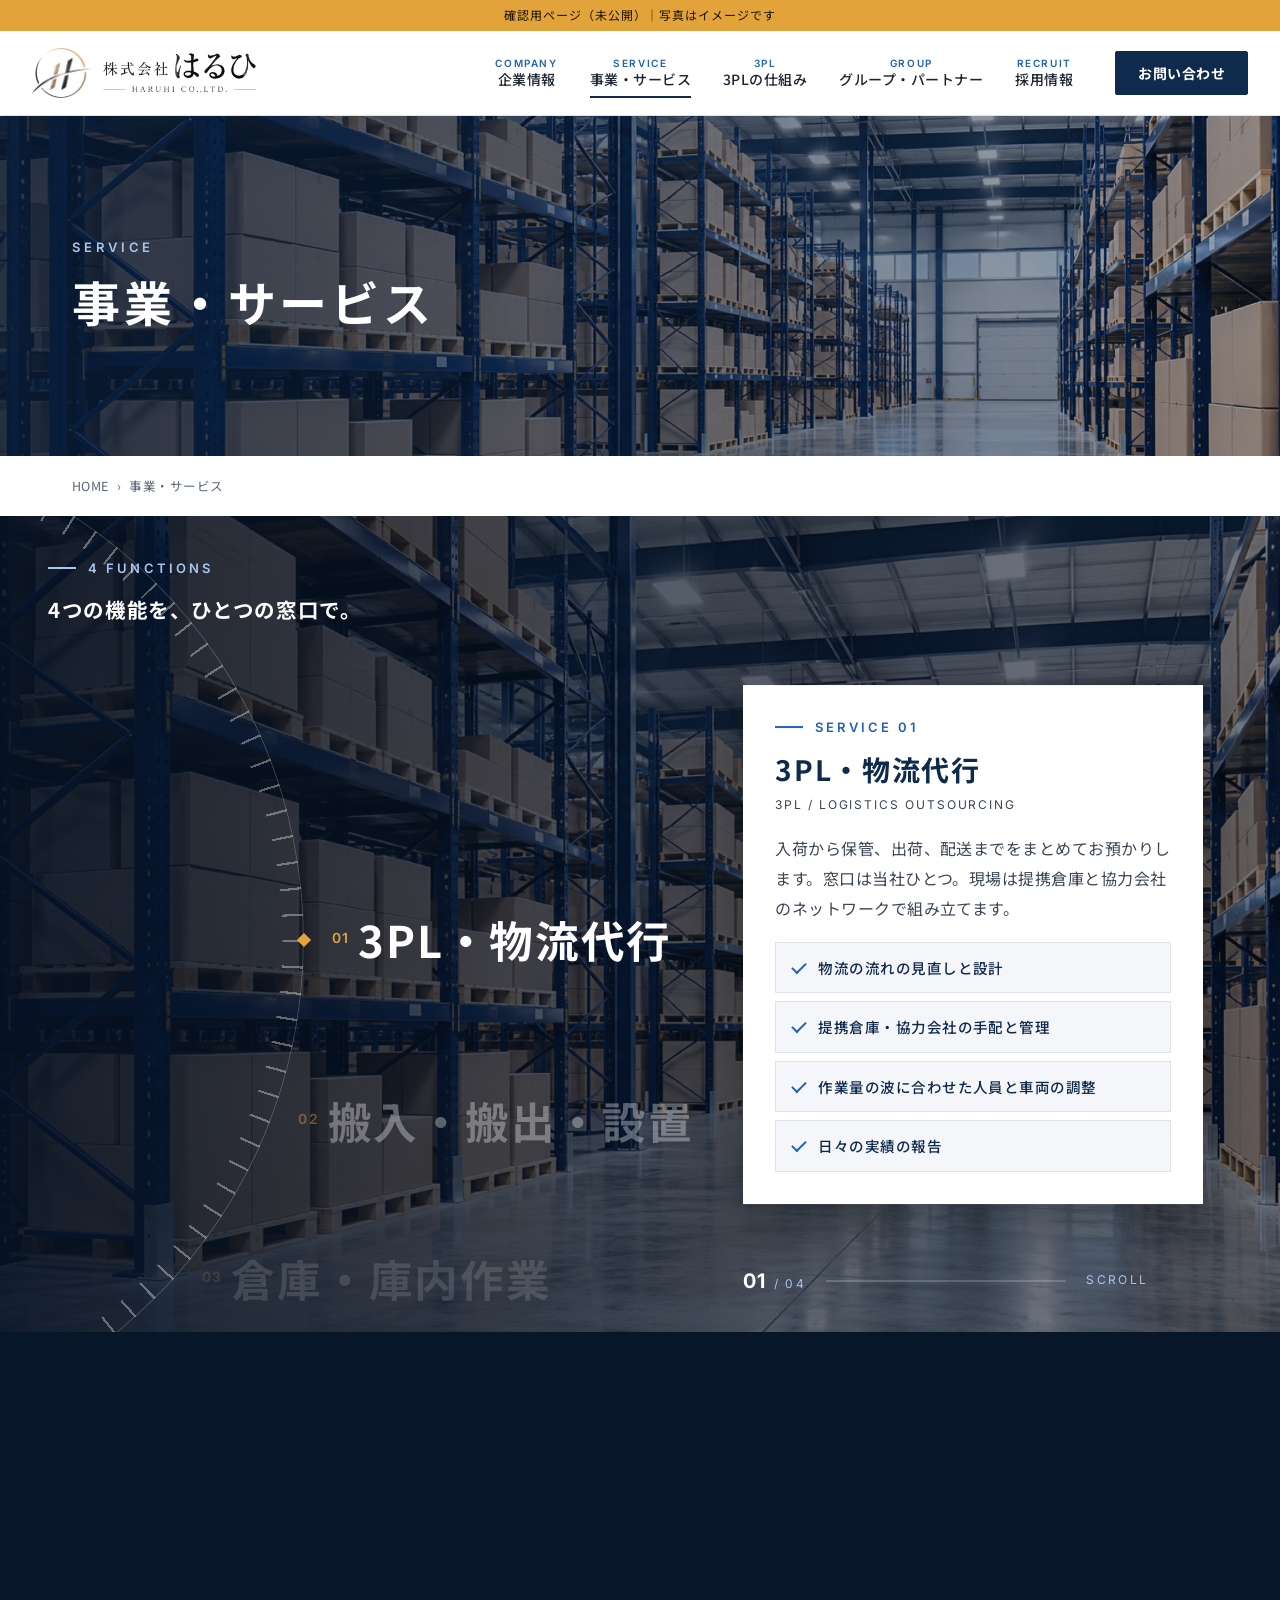
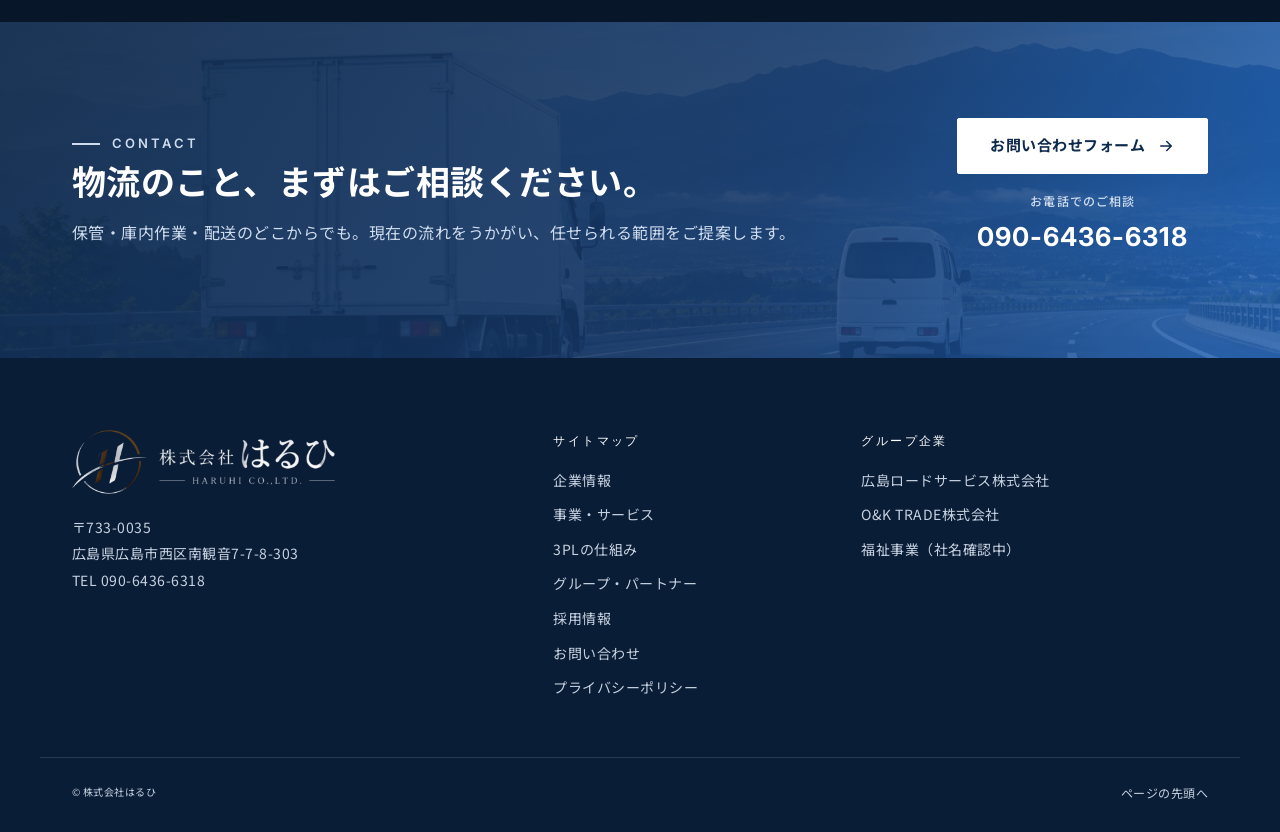
<file: service.html>
<!doctype html>
<html lang="ja">
<head>
<meta charset="utf-8">
<meta name="viewport" content="width=device-width,initial-scale=1">
<meta name="robots" content="noindex,nofollow">
<title>事業・サービス｜株式会社はるひ</title>
<meta name="description" content="3PL・物流代行、搬入・搬出・設置、倉庫・庫内作業、軽貨物配送。">
<link rel="preconnect" href="https://fonts.googleapis.com">
<link rel="preconnect" href="https://fonts.gstatic.com" crossorigin>
<link href="https://fonts.googleapis.com/css2?family=Noto+Sans+JP:wght@400;500;700&family=Inter:wght@500;600;700&display=swap" rel="stylesheet">
<link rel="stylesheet" href="css/style.css?v=717d8a72">
</head>
<body class="p-service">
<a class="skip" href="#main">本文へ移動</a>
<div class="draftbar">確認用ページ（未公開）｜写真はイメージです</div>
<header class="hd" id="top">
  <div class="hd__in">
    <a class="logo" href="index.html" aria-label="株式会社はるひ トップへ">
      <img class="logo__mark" src="img/logo/haruhi_mark.png" alt="" width="240" height="204">
      <img class="logo__name" src="img/logo/haruhi_name.png" alt="株式会社はるひ HARUHI CO.,LTD." width="520" height="136">
    </a>
    <nav class="gnav" aria-label="メインメニュー"><ul><li><a href="company.html"><span class="en">COMPANY</span>企業情報</a></li><li><a href="service.html" aria-current="page"><span class="en">SERVICE</span>事業・サービス</a></li><li><a href="3pl.html"><span class="en">3PL</span>3PLの仕組み</a></li><li><a href="group.html"><span class="en">GROUP</span>グループ・パートナー</a></li><li><a href="recruit.html"><span class="en">RECRUIT</span>採用情報</a></li></ul></nav>
    <a class="btn btn--sm hd__cta" href="contact.html">お問い合わせ</a>
    <button class="menu" aria-expanded="false" aria-controls="spnav" aria-label="メニューを開く"><span></span><span></span><span></span></button>
  </div>
  <nav class="spnav" id="spnav" aria-label="スマートフォン用メニュー" hidden>
    <ul><li><a href="company.html"><span class="en">COMPANY</span>企業情報</a></li><li><a href="service.html" aria-current="page"><span class="en">SERVICE</span>事業・サービス</a></li><li><a href="3pl.html"><span class="en">3PL</span>3PLの仕組み</a></li><li><a href="group.html"><span class="en">GROUP</span>グループ・パートナー</a></li><li><a href="recruit.html"><span class="en">RECRUIT</span>採用情報</a></li><li><a href="contact.html"><span class="en">CONTACT</span>お問い合わせ</a></li></ul>
  </nav>
</header>
<div class="phead" style="--bg:url(../img/warehouse.jpg)">
  <div class="wrap"><p class="phead__en">SERVICE</p><h1 class="phead__ttl">事業・サービス</h1></div>
</div>
<nav class="crumb wrap" aria-label="パンくず"><ol><li><a href="index.html">HOME</a></li><li aria-current="page">事業・サービス</li></ol></nav>

<main id="main">
<section class="wheelsec" data-wheel style="--n:4">
  <div class="wheel__sticky">
    <div class="wheel__bgs" aria-hidden="true"><div class="wheel__bg" style="--bg:url(../img/warehouse.jpg)"></div><div class="wheel__bg" style="--bg:url(../img/install.jpg)"></div><div class="wheel__bg" style="--bg:url(../img/picking.jpg)"></div><div class="wheel__bg" style="--bg:url(../img/van.jpg)"></div></div>
    <div class="wheel__head"><p class="eyebrow eyebrow--light">4 FUNCTIONS</p><p class="wheel__ttl">4つの機能を、ひとつの窓口で。</p></div>
    <div class="wheel__disc" aria-hidden="true"></div>
    <span class="wheel__mark" aria-hidden="true"></span>
    <ol class="wheel__items" aria-label="事業・サービスの項目">
        <li><button class="wheel__item" type="button" data-target="3pl" aria-controls="3pl"><span class="wheel__no">01</span>3PL・物流代行</button></li>
        <li><button class="wheel__item" type="button" data-target="install" aria-controls="install"><span class="wheel__no">02</span>搬入・搬出・設置</button></li>
        <li><button class="wheel__item" type="button" data-target="warehouse" aria-controls="warehouse"><span class="wheel__no">03</span>倉庫・庫内作業</button></li>
        <li><button class="wheel__item" type="button" data-target="light" aria-controls="light"><span class="wheel__no">04</span>軽貨物配送</button></li>
    </ol>
    <div class="wheel__panels" aria-live="polite">
      <div class="svp" id="3pl" role="region" aria-label="3PL・物流代行">
        <div class="svp__img" style="--bg:url(../img/warehouse.jpg)"></div>
        <div class="svp__body">
          <p class="eyebrow">SERVICE 01</p>
          <h2 class="svp__ttl">3PL・物流代行</h2>
          <p class="sv__en">3PL / LOGISTICS OUTSOURCING</p>
          <p>入荷から保管、出荷、配送までをまとめてお預かりします。窓口は当社ひとつ。現場は提携倉庫と協力会社のネットワークで組み立てます。</p>
          <ul class="checks"><li>物流の流れの見直しと設計</li><li>提携倉庫・協力会社の手配と管理</li><li>作業量の波に合わせた人員と車両の調整</li><li>日々の実績の報告</li></ul>
        </div>
      </div>
      <div class="svp" id="install" role="region" aria-label="搬入・搬出・設置">
        <div class="svp__img" style="--bg:url(../img/install.jpg)"></div>
        <div class="svp__body">
          <p class="eyebrow">SERVICE 02</p>
          <h2 class="svp__ttl">搬入・搬出・設置</h2>
          <p class="sv__en">DELIVERY & INSTALLATION</p>
          <p>オフィス家具や什器、機器などを、建物の中の決められた場所まで運び入れ、組み立て・設置まで行います。入れ替えに伴う運び出しもまとめてお受けします。</p>
          <ul class="checks"><li>オフィス家具・什器の搬入と組み立て</li><li>機器・備品の設置</li><li>入れ替えに伴う搬出</li><li>店舗の開店・改装時の搬入</li></ul>
        </div>
      </div>
      <div class="svp" id="warehouse" role="region" aria-label="倉庫・庫内作業">
        <div class="svp__img" style="--bg:url(../img/picking.jpg)"></div>
        <div class="svp__body">
          <p class="eyebrow">SERVICE 03</p>
          <h2 class="svp__ttl">倉庫・庫内作業</h2>
          <p class="sv__en">WAREHOUSE OPERATIONS</p>
          <p>保管だけでなく、検品、ピッキング、梱包、流通加工などの庫内作業を代行します。繁忙期だけの依頼もご相談ください。</p>
          <ul class="checks"><li>入荷検品・棚入れ</li><li>ピッキング・梱包・出荷</li><li>ラベル貼り・セット組みなどの流通加工</li><li>在庫数の管理と報告</li></ul>
        </div>
      </div>
      <div class="svp" id="light" role="region" aria-label="軽貨物配送">
        <div class="svp__img" style="--bg:url(../img/van.jpg)"></div>
        <div class="svp__body">
          <p class="eyebrow">SERVICE 04</p>
          <h2 class="svp__ttl">軽貨物配送</h2>
          <p class="sv__en">LIGHT CARGO DELIVERY</p>
          <p>当社の主力である軽貨物ネットワークで、宅配、ルート配送、スポット便、チャーター便を行います。小口の荷物を細かく、早く届けます。</p>
          <ul class="checks"><li>宅配・ラストワンマイル</li><li>ルート配送</li><li>スポット便・チャーター便</li></ul>
        </div>
      </div>
    </div>
    <div class="wheel__foot" aria-hidden="true"><span class="wheel__count"><b>01</b> / 04</span><span class="wheel__bar"><i></i></span><span class="wheel__hint">SCROLL</span></div>
  </div>
</section>
</main>
<section class="cta has-bg" style="--bgimg:url(../img/truck.jpg)">
  <div class="wrap cta__in">
    <div>
      <p class="eyebrow eyebrow--light">CONTACT</p>
      <h2 class="cta__ttl">物流のこと、まずはご相談ください。</h2>
      <p>保管・庫内作業・配送のどこからでも。現在の流れをうかがい、任せられる範囲をご提案します。</p>
    </div>
    <div class="cta__btns">
      <a class="btn btn--white" href="contact.html">お問い合わせフォーム<svg viewBox="0 0 24 24" aria-hidden="true"><path d="M5 12h14M13 6l6 6-6 6"/></svg></a>
      <a class="cta__tel" href="tel:09064366318"><small>お電話でのご相談</small>090-6436-6318</a>
    </div>
  </div>
</section>
<footer class="ft">
  <div class="wrap ft__in">
    <div class="ft__co">
      <a class="logo logo--ft" href="index.html" aria-label="株式会社はるひ トップへ"><img class="logo__mark" src="img/logo/haruhi_mark_light.png" alt="" width="240" height="204"><img class="logo__name" src="img/logo/haruhi_name_light.png" alt="株式会社はるひ HARUHI CO.,LTD." width="520" height="136"></a>
      <p>〒733-0035<br>広島県広島市西区南観音7-7-8-303<br>TEL 090-6436-6318</p>
    </div>
    <div class="ft__nav"><p class="ft__h">サイトマップ</p><ul><li><a href="company.html">企業情報</a></li><li><a href="service.html">事業・サービス</a></li><li><a href="3pl.html">3PLの仕組み</a></li><li><a href="group.html">グループ・パートナー</a></li><li><a href="recruit.html">採用情報</a></li><li><a href="contact.html">お問い合わせ</a></li><li><a href="privacy.html">プライバシーポリシー</a></li></ul></div>
    <div class="ft__nav"><p class="ft__h">グループ企業</p><ul><li><a href="https://vigo4274g.github.io/minato-road-service-sample/" target="_blank" rel="noopener">広島ロードサービス株式会社</a></li><li><a href="https://vigo4274g.github.io/oktrade/" target="_blank" rel="noopener">O&amp;K TRADE株式会社</a></li><li><span>福祉事業（社名確認中）</span></li></ul></div>
  </div>
  <div class="wrap ft__bottom"><small>&copy; 株式会社はるひ</small><a href="#top" class="totop">ページの先頭へ</a></div>
</footer>
<script src="js/main.js?v=717d8a72"></script>
</body>
</html>
</file>
<file: css/style.css>
/* 株式会社はるひ コーポレートサイト — 白ベース × 紺 */
:root{
  --navy:#0e2a4d; --navy2:#16396a; --blue:#1f62b8; --sky:#e8f0fa;
  --ink:#1b2430; --sub:#5a6676; --line:#dfe4ea; --gray:#f4f6f9; --white:#fff;
  --accent:#e2a43a;
  --w:1200px; --hd:84px;
  --en:"Inter","Helvetica Neue",Arial,sans-serif;
  --ja:"Noto Sans JP","Hiragino Sans","Hiragino Kaku Gothic ProN",Meiryo,sans-serif;
}
*,*::before,*::after{box-sizing:border-box}
html{scroll-behavior:smooth;scroll-padding-top:calc(var(--hd) + 16px)}
body{margin:0;background:var(--white);color:var(--ink);font-family:var(--ja);font-size:16px;line-height:1.9;letter-spacing:.03em;-webkit-font-smoothing:antialiased;overflow-x:hidden}
img{max-width:100%;display:block}
a{color:inherit;text-decoration:none}
svg{width:1em;height:1em;fill:none;stroke:currentColor;stroke-width:2;stroke-linecap:round;stroke-linejoin:round}
h1,h2,h3{line-height:1.45;margin:0;font-weight:700;word-break:keep-all;overflow-wrap:anywhere}
p{margin:0 0 1em}
.wrap{max-width:var(--w);margin:0 auto;padding:0 32px}
.narrow{max-width:800px}
.center{text-align:center;margin-top:48px}
.pc{display:inline}.sp{display:none}
.skip{position:absolute;left:-9999px}.skip:focus{left:8px;top:8px;z-index:999;background:#fff;padding:8px}
.draftbar{background:var(--accent);color:#1b1300;font-size:12px;text-align:center;padding:4px 8px;letter-spacing:.08em}

/* header */
.hd{position:sticky;top:0;z-index:50;background:rgba(255,255,255,.97);border-bottom:1px solid var(--line);backdrop-filter:blur(8px)}
.hd__in{max-width:1360px;margin:0 auto;height:var(--hd);display:flex;align-items:center;gap:28px;padding:0 32px}
.logo{display:flex;align-items:center;gap:12px;flex-shrink:0}
.logo__mark{height:50px;width:auto}
.logo__name{height:40px;width:auto}
.gnav{margin-left:auto}
.gnav ul{display:flex;gap:4px;list-style:none;margin:0;padding:0}
.gnav a{display:flex;flex-direction:column;align-items:center;padding:8px 14px;font-size:14px;font-weight:500;line-height:1.4;position:relative}
.gnav .en{font-family:var(--en);font-size:10px;letter-spacing:.16em;color:var(--blue);font-weight:600}
.gnav a::after{content:"";position:absolute;left:14px;right:14px;bottom:0;height:2px;background:var(--navy);transform:scaleX(0);transition:transform .25s}
.gnav a:hover::after,.gnav a[aria-current]::after{transform:scaleX(1)}
.menu{display:none;margin-left:auto;width:44px;height:44px;border:0;background:none;padding:10px;cursor:pointer}
.menu span{display:block;height:2px;background:var(--navy);margin:6px 0;transition:.25s}
.menu[aria-expanded=true] span:nth-child(1){transform:translateY(8px) rotate(45deg)}
.menu[aria-expanded=true] span:nth-child(2){opacity:0}
.menu[aria-expanded=true] span:nth-child(3){transform:translateY(-8px) rotate(-45deg)}
.spnav{border-top:1px solid var(--line);background:#fff}
.spnav ul{list-style:none;margin:0;padding:8px 16px 24px}
.spnav a{display:flex;justify-content:space-between;align-items:center;padding:16px 4px;border-bottom:1px solid var(--line);font-weight:500}
.spnav .en{order:2;font-family:var(--en);font-size:11px;color:var(--blue);letter-spacing:.14em}

/* buttons */
.btn{display:inline-flex;align-items:center;justify-content:center;gap:12px;min-height:56px;padding:0 32px;background:var(--navy);color:#fff;font-weight:700;font-size:15px;border:1px solid var(--navy);border-radius:2px;transition:background .2s,color .2s;cursor:pointer;font-family:inherit}
.btn:hover{background:var(--blue);border-color:var(--blue)}
.btn svg{font-size:18px;transition:transform .2s}.btn:hover svg{transform:translateX(4px)}
.btn--sm{min-height:44px;padding:0 22px;font-size:14px}
.btn--line{background:transparent;color:var(--navy)}
.btn--line:hover{background:var(--navy);color:#fff}
.hero .btn--line{color:#fff;border-color:#fff}.hero .btn--line:hover{background:#fff;color:var(--navy)}
.btn--white{background:#fff;color:var(--navy);border-color:#fff}.btn--white:hover{background:var(--sky);color:var(--navy)}
.more{display:inline-flex;align-items:center;gap:8px;font-weight:700;font-size:14px;color:var(--navy);border-bottom:1px solid currentColor;padding-bottom:2px}
.more svg{transition:transform .2s}a:hover .more svg,.more:hover svg{transform:translateX(4px)}
.more--off{color:var(--sub);border-color:transparent;font-weight:500}

/* hero */
.hero{position:relative;min-height:min(86vh,820px);display:flex;align-items:center;color:#fff;overflow:hidden;background:var(--navy)}
.hero__bg{position:absolute;inset:0;background:var(--bg) center/cover no-repeat;transform:scale(1.04);animation:heroZoom 14s ease-out forwards}
.hero__bg::after{content:"";position:absolute;inset:0;background:linear-gradient(90deg,rgba(9,28,54,.88) 0%,rgba(9,28,54,.62) 45%,rgba(9,28,54,.15) 100%)}
@keyframes heroZoom{to{transform:scale(1)}}
.hero__in{position:relative;width:100%;padding-top:60px;padding-bottom:80px}
.hero__en{font-family:var(--en);font-weight:600;letter-spacing:.3em;font-size:13px;color:#a9c6ee;margin-bottom:20px}
.hero__ttl{font-size:clamp(36px,5.6vw,68px);letter-spacing:.06em;line-height:1.35;margin-bottom:28px}
.hero__lead{font-size:clamp(15px,1.5vw,18px);line-height:2;max-width:560px;margin-bottom:40px}
.hero__btns{display:flex;gap:16px;flex-wrap:wrap}
.hero__scroll{position:absolute;right:40px;bottom:0;font-family:var(--en);font-size:11px;letter-spacing:.3em;writing-mode:vertical-rl;padding-bottom:88px}
.hero__scroll::after{content:"";position:absolute;left:50%;bottom:0;width:1px;height:72px;background:rgba(255,255,255,.6);animation:scrollLine 2s infinite}
@keyframes scrollLine{0%{transform:scaleY(0);transform-origin:top}50%{transform:scaleY(1);transform-origin:top}51%{transform-origin:bottom}100%{transform:scaleY(0);transform-origin:bottom}}

/* section */
.sec{padding:120px 0}
.sec--gray{background:var(--gray)}
.sec--navy{background:var(--navy);color:#fff}
.sec__head{margin-bottom:56px}
.eyebrow{font-family:var(--en);font-size:13px;font-weight:600;letter-spacing:.24em;color:var(--blue);margin-bottom:10px;display:flex;align-items:center;gap:12px}
.eyebrow::before{content:"";width:28px;height:2px;background:currentColor}
.eyebrow--light,.sec--navy .eyebrow{color:#a9c6ee}
.sec__ttl{font-size:clamp(26px,3.2vw,38px);letter-spacing:.06em;color:var(--navy)}
.sec--navy .sec__ttl{color:#fff}
.sec__lead{margin-top:18px;color:var(--sub);max-width:720px}
.sec--navy .sec__lead{color:#cfdcee}
.note{font-size:13px;color:var(--sub);margin-top:16px}
.tbd{display:inline-block;font-size:12px;background:#fff5e0;color:#8a5a00;border:1px solid #f0d49a;padding:0 8px;border-radius:2px}

/* intro */
.intro__in{display:grid;grid-template-columns:5fr 7fr;gap:80px;align-items:start}
.intro__txt p{color:#2d3846}

/* service cards */
.svcs{display:grid;grid-template-columns:repeat(2,1fr);gap:32px}
.svc{display:flex;flex-direction:column;background:#fff;border:1px solid var(--line);transition:box-shadow .3s,transform .3s}
.svc:hover{box-shadow:0 18px 40px rgba(14,42,77,.12);transform:translateY(-4px)}
.svc__img{aspect-ratio:16/8;background:var(--bg) center/cover,var(--navy2);overflow:hidden}
.svc__body{position:relative;padding:36px 36px 40px;flex:1;display:flex;flex-direction:column}
.svc__no{position:absolute;right:28px;top:20px;font-family:var(--en);font-size:46px;font-weight:700;color:var(--sky);line-height:1}
.svc__ic{font-size:40px;color:var(--blue);margin-bottom:10px;display:block}
.svc__en{font-family:var(--en);font-size:11px;letter-spacing:.18em;color:var(--sub);margin:0 0 4px}
.svc__ttl{font-size:22px;color:var(--navy);margin-bottom:14px}
.svc__body>p:not(.svc__en){color:#3a4655;font-size:15px}
.svc .more{margin-top:auto;align-self:flex-start}

/* 3PL flow */
.flow{display:flex;align-items:stretch;gap:0;margin:8px 0 0}
.flow__node{flex:1;background:#fff;border:1px solid var(--line);padding:24px 16px;text-align:center;display:flex;flex-direction:column;align-items:center;justify-content:center;gap:2px}
.flow__node b{font-size:16px;color:var(--navy)}
.flow__node small{font-size:12px;color:var(--sub)}
.flow__ic{font-size:36px;color:var(--blue);margin-bottom:6px}
.flow__node--client{background:var(--gray)}
.flow__node--core{flex:1.3;background:var(--navy);border-color:var(--navy);color:#fff}
.flow__node--core b{color:#fff;font-size:18px}.flow__node--core small{color:#a9c6ee}
.flow__node--core .flow__ic{color:#fff}
.flow__node--core ul{list-style:none;padding:0;margin:12px 0 0;font-size:13px;text-align:left}
.flow__node--core li::before{content:"";display:inline-block;width:6px;height:6px;background:var(--accent);margin-right:8px;vertical-align:middle}
.flow__group{flex:1.7;display:flex;flex-direction:column;gap:8px}
.flow__group .flow__node{flex-direction:row;justify-content:flex-start;text-align:left;gap:12px;padding:14px 16px}
.flow__group .flow__ic{font-size:28px;margin:0}
.flow__group b{white-space:nowrap}
.flow__group small{margin-left:auto;white-space:nowrap}
.flow__arrow{width:104px;flex-shrink:0;position:relative;display:flex;align-items:center;justify-content:center}
.flow__arrow::before{content:"";position:absolute;left:8px;right:12px;top:50%;height:2px;background:var(--blue)}
.flow__arrow::after{content:"";position:absolute;right:8px;top:calc(50% - 6px);border:6px solid transparent;border-left:9px solid var(--blue);border-right:0}
.flow__arrow span{position:relative;top:-20px;font-size:11.5px;color:var(--blue);font-weight:700;white-space:nowrap}

/* strengths */
.strs{display:grid;grid-template-columns:repeat(4,1fr);gap:1px;background:rgba(255,255,255,.18);border:1px solid rgba(255,255,255,.18)}
.str{background:var(--navy);padding:40px 28px}
.str__ic{font-size:44px;color:#a9c6ee;display:block;margin-bottom:20px}
.str h3{font-size:19px;margin-bottom:12px}
.str p{color:#cfdcee;font-size:14.5px;margin:0}

/* link cards (三井倉庫型) */
.lcards{display:grid;grid-template-columns:repeat(3,1fr);gap:28px}
.lcard{display:block;border:1px solid var(--line);background:#fff;transition:box-shadow .3s}
.lcard:hover{box-shadow:0 14px 32px rgba(14,42,77,.12)}
.lcard__img{aspect-ratio:16/9;background:var(--bg) center/cover,var(--navy2);transition:filter .3s}
.lcard:hover .lcard__img{filter:brightness(1.08)}
.lcard__ttl{display:flex;align-items:center;gap:10px;margin:0;padding:20px 22px;font-weight:700;color:var(--navy)}
.lcard__ttl svg{color:var(--blue);transition:transform .2s}.lcard:hover .lcard__ttl svg{transform:translateX(4px)}

/* group cards */
.gcards{display:grid;grid-template-columns:repeat(3,1fr);gap:28px}
.gcard{display:flex;flex-direction:column;background:#fff;border:1px solid var(--line);transition:box-shadow .3s,border-color .3s}
a.gcard:hover{box-shadow:0 14px 32px rgba(14,42,77,.12);border-color:var(--blue)}
.gcard__logo{height:160px;display:grid;place-items:center;border-bottom:1px solid var(--line);padding:24px}
.gcard__logo img{max-height:90px;width:auto}
.gcard__body{padding:24px 26px 28px;display:flex;flex-direction:column;gap:6px;flex:1}
.gcard__biz{font-size:12.5px;color:var(--blue);font-weight:700;margin:0}
.gcard h3{font-size:18px;color:var(--navy);margin-bottom:12px}
.gcard .more{margin-top:auto;align-self:flex-start}
.gcard--off{opacity:.8}
.wm{display:flex;flex-direction:column;align-items:center;text-align:center;gap:4px}
.wm b{font-family:var(--en);font-size:22px;letter-spacing:.12em;color:var(--navy);line-height:1.2}
.wm small{font-size:11px;color:var(--sub)}

/* logo grid */
.lgs{display:grid;grid-template-columns:repeat(6,1fr);gap:1px;background:var(--line);border:1px solid var(--line)}
.lg{position:relative;background:#fff;aspect-ratio:3/2;display:grid;place-items:center;padding:20px;transition:background .2s}
a.lg:hover{background:var(--sky)}
.lg img{max-height:56px;width:auto;filter:grayscale(1);opacity:.75;transition:filter .3s,opacity .3s}
a.lg:hover img{filter:none;opacity:1}
.lg__txt{font-weight:700;color:var(--navy);font-size:14px;text-align:center}
.lg__ext{position:absolute;right:10px;top:8px;font-size:13px;color:var(--blue);opacity:0;transition:opacity .2s}
a.lg:hover .lg__ext{opacity:1}
.lg--sample{background:repeating-linear-gradient(135deg,#fff 0 10px,#fafbfc 10px 20px)}
.lg--sample .lg__txt{color:#9aa5b2}
.lg__tag{position:absolute;bottom:8px;font-size:10px;color:#9aa5b2}
.recruit-partner{margin-top:56px;display:flex;align-items:center;justify-content:space-between;gap:32px;padding:36px 40px;background:var(--sky);border-left:4px solid var(--navy)}
.recruit-partner h3{color:var(--navy);font-size:20px;margin-bottom:6px}
.recruit-partner p{margin:0;color:#3a4655}

/* page head */
.phead{position:relative;height:340px;display:flex;align-items:center;color:#fff;background:var(--bg) center/cover,var(--navy)}
.phead::before{content:"";position:absolute;inset:0;background:linear-gradient(90deg,rgba(9,28,54,.85),rgba(9,28,54,.35))}
.phead .wrap{position:relative;width:100%}
.phead__en{font-family:var(--en);font-weight:600;letter-spacing:.3em;color:#a9c6ee;font-size:13px;margin-bottom:8px}
.phead__ttl{font-size:clamp(30px,4vw,48px);letter-spacing:.08em}
.crumb ol{display:flex;flex-wrap:wrap;gap:8px;list-style:none;margin:0;padding:18px 0;font-size:12.5px;color:var(--sub)}
.crumb li+li::before{content:"›";margin-right:8px}
.crumb a:hover{color:var(--blue)}
.subnav{display:flex;flex-wrap:wrap;gap:0;border:1px solid var(--line);padding:0;margin-top:16px}
.subnav a{flex:1;min-width:150px;text-align:center;padding:18px 12px;font-weight:500;font-size:14px;border-right:1px solid var(--line);position:relative}
.subnav a:last-child{border-right:0}
.subnav a::after{content:"";position:absolute;left:50%;bottom:10px;width:6px;height:6px;border-right:1.5px solid var(--blue);border-bottom:1.5px solid var(--blue);transform:translateX(-50%) rotate(45deg)}
.subnav a:hover{background:var(--gray);color:var(--navy)}

/* company */
.msg{display:grid;grid-template-columns:5fr 7fr;gap:72px;align-items:start}
.msg__img{aspect-ratio:4/5;background:var(--bg) center/cover,var(--navy2);position:relative}
.msg__img span{position:absolute;left:12px;bottom:12px;background:rgba(0,0,0,.55);color:#fff;font-size:12px;padding:2px 10px}
.msg__catch{font-size:clamp(20px,2.2vw,26px);font-weight:700;color:var(--navy);line-height:1.6;margin-bottom:28px}
.msg__sign{text-align:right;margin-top:36px;line-height:1.8}
.msg__sign b{font-size:18px}
.phil{display:grid;grid-template-columns:5fr 7fr;gap:0;background:#fff;border:1px solid var(--line)}
.phil__main{background:var(--navy);color:#fff;padding:56px 48px;display:flex;flex-direction:column;justify-content:center}
.phil__main .eyebrow{color:#a9c6ee}
.phil__big{font-size:clamp(24px,2.8vw,34px);font-weight:700;line-height:1.6;margin:0}
.phil__list>div{padding:28px 40px;border-bottom:1px solid var(--line)}
.phil__list>div:last-child{border-bottom:0}
.phil__list h3{color:var(--navy);font-size:20px;margin-bottom:4px}
.phil__list p:last-child{margin:0;color:#3a4655}
.tbl{width:100%;border-collapse:collapse;border-top:2px solid var(--navy)}
.tbl th,.tbl td{padding:22px 24px;border-bottom:1px solid var(--line);text-align:left;vertical-align:top}
.tbl th{width:220px;background:var(--gray);color:var(--navy);font-weight:700}
.tblwrap{overflow-x:auto}
.tbl--cmp th,.tbl--cmp td{width:auto}
.tbl--cmp thead th{background:var(--navy);color:#fff}
.tbl--cmp thead th:last-child{background:var(--blue)}
.tbl--cmp td.hi{background:var(--sky);color:var(--navy);font-weight:700}
.access{display:grid;grid-template-columns:4fr 8fr;gap:48px;align-items:start}
.access iframe{width:100%;height:380px;border:0;background:var(--line)}

/* service detail */
.sv{display:grid;grid-template-columns:1fr 1fr;gap:72px;align-items:center}
.sv--rev .sv__img{order:2}
.sv__img{aspect-ratio:4/3;background:var(--bg) center/cover,var(--navy2)}
.sv__en{font-family:var(--en);letter-spacing:.16em;color:var(--sub);font-size:12px;margin:8px 0 24px}
.checks{list-style:none;padding:0;margin:28px 0 0;display:grid;gap:10px}
.checks li{position:relative;padding:14px 18px 14px 48px;background:#fff;border:1px solid var(--line);font-weight:500}
.sec--gray .checks li{background:#fff}
.checks li::before{content:"";position:absolute;left:18px;top:50%;width:14px;height:8px;border-left:2px solid var(--blue);border-bottom:2px solid var(--blue);transform:translateY(-70%) rotate(-45deg)}

/* 3PL page */
.def{background:var(--sky);border-left:4px solid var(--navy);padding:28px 32px;margin-bottom:56px}
.def p{margin:0}
.steps{list-style:none;margin:0;padding:0;display:grid;gap:0;counter-reset:s}
.step{display:grid;grid-template-columns:120px 1fr;gap:32px;padding:28px 0;border-bottom:1px solid var(--line);align-items:center}
.step:first-child{border-top:1px solid var(--line)}
.step__no{font-family:var(--en);color:var(--blue);font-size:12px;letter-spacing:.2em;font-weight:600;display:flex;flex-direction:column;line-height:1.1}
.step__no b{font-size:40px;color:var(--navy);letter-spacing:0}
.step h3{color:var(--navy);font-size:19px;margin-bottom:4px}
.step p{margin:0;color:#3a4655}

/* contact */
.telbox{border:1px solid var(--line);padding:28px;text-align:center;margin:32px 0 48px}
.telbox small{display:block;color:var(--sub)}
.telbox a{font-family:var(--en);font-size:32px;font-weight:700;color:var(--navy);letter-spacing:.04em}
.form{display:grid;gap:24px}
.form label{display:grid;gap:8px;font-weight:700;font-size:15px}
.form .req{display:inline-block;margin-left:10px;background:#c0392b;color:#fff;font-size:11px;padding:0 8px;border-radius:2px;font-weight:500;vertical-align:middle;width:max-content}
.form input,.form select,.form textarea{font:inherit;font-weight:400;padding:14px 16px;border:1px solid #c8d0da;border-radius:2px;background:#fff;width:100%}
.form input:focus,.form select:focus,.form textarea:focus{outline:2px solid var(--blue);outline-offset:1px;border-color:var(--blue)}
.form .agree{display:flex;align-items:center;gap:10px;font-weight:500}
.form .agree input{width:20px;height:20px}
.form .agree a{color:var(--blue);text-decoration:underline}
.prose h2{font-size:19px;color:var(--navy);margin:40px 0 10px}

/* CTA + footer */
.cta{background:linear-gradient(120deg,var(--navy) 0%,var(--navy2) 60%,var(--blue) 100%);color:#fff;padding:96px 0}
.cta__in{display:flex;align-items:center;justify-content:space-between;gap:48px}
.cta__ttl{font-size:clamp(24px,2.8vw,34px);margin-bottom:12px}
.cta__in p{margin:0;color:#cfdcee}
.cta__btns{display:flex;flex-direction:column;gap:16px;flex-shrink:0}
.cta__tel{display:block;font-family:var(--en);font-size:26px;font-weight:700;text-align:center;letter-spacing:.04em}
.cta__tel small{display:block;font-family:var(--ja);font-size:12px;font-weight:500;color:#cfdcee}
.ft{background:#0a1d36;color:#c6d1df;padding:72px 0 28px;font-size:14px}
.ft__in{display:grid;grid-template-columns:5fr 3fr 4fr;gap:48px}
.logo--ft .logo__mark{height:64px}.logo--ft .logo__name{height:46px}
.ft__co p{margin-top:20px;line-height:1.9}
.ft__h{font-family:var(--en);font-size:12px;letter-spacing:.2em;color:#fff;margin-bottom:14px}
.ft__nav ul{list-style:none;margin:0;padding:0;display:grid;gap:8px}
.ft__nav a:hover{color:#fff;text-decoration:underline}
.ft__bottom{display:flex;justify-content:space-between;margin-top:56px;padding-top:24px;border-top:1px solid rgba(255,255,255,.12);font-size:12px}
.totop:hover{color:#fff}

/* reveal: JSが動いた時だけ隠してから出す（JSが無ければ最初から表示） */
.js .rv{opacity:0;transform:translateY(24px);transition:opacity .8s ease,transform .8s ease}
.js .rv.is-in{opacity:1;transform:none}
@media (prefers-reduced-motion:reduce){.js .rv{opacity:1;transform:none;transition:none}.hero__bg{animation:none;transform:none}}

/* responsive */
@media (max-width:1100px){
  .gnav,.hd__cta{display:none}
  .menu{display:block}
  .strs{grid-template-columns:repeat(2,1fr)}
  .lgs{grid-template-columns:repeat(3,1fr)}
  .flow{flex-direction:column}
  .flow__arrow{width:auto;height:56px}
  .flow__arrow::before{left:50%;right:auto;top:6px;bottom:14px;width:2px;height:auto}
  .flow__arrow::after{left:calc(50% - 6px);right:auto;top:auto;bottom:6px;border:6px solid transparent;border-top:9px solid var(--blue);border-bottom:0}
  .flow__arrow span{position:absolute;top:50%;left:calc(50% + 16px);transform:translateY(-50%)}
}
@media (max-width:820px){
  :root{--hd:64px}
  .wrap{padding:0 16px}
  .hd__in{padding:0 16px}
  .logo__mark{height:40px}
  .logo__name{height:32px}
  .sec{padding:72px 0}
  .sec__head{margin-bottom:36px}
  .pc{display:none}.sp{display:inline}
  .hero{min-height:620px;align-items:flex-end}
  .hero__bg::after{background:linear-gradient(180deg,rgba(9,28,54,.35) 0%,rgba(9,28,54,.9) 70%)}
  .hero__scroll{display:none}
  .hero__btns .btn{flex:1 1 100%}
  .intro__in,.msg,.phil,.access,.sv,.svcs,.lcards,.gcards{grid-template-columns:1fr;gap:28px}
  .sv--rev .sv__img{order:0}
  .svc__body{padding:28px 22px 32px}
  .strs{grid-template-columns:1fr}
  .str{padding:28px 22px}
  .lgs{grid-template-columns:repeat(2,1fr)}
  .phil__main{padding:40px 24px}.phil__list>div{padding:24px}
  .tbl th,.tbl td{display:block;width:100%;padding:12px 14px}
  .tbl th{border-bottom:0}
  .tbl--cmp th,.tbl--cmp td{display:table-cell;padding:12px 10px;font-size:13.5px}
  .phead{height:220px}
  .subnav a{min-width:50%;border-bottom:1px solid var(--line)}
  .step{grid-template-columns:72px 1fr;gap:16px}
  .step__no b{font-size:30px}
  .cta{padding:64px 0}
  .cta__in{flex-direction:column;align-items:stretch;gap:28px}
  .recruit-partner{flex-direction:column;align-items:stretch;padding:28px 22px}
  .ft__in{grid-template-columns:1fr;gap:32px}
  .msg__img{aspect-ratio:16/10}
}

/* トップ：事業4ブロックが縦の円柱の周りを回る（3D）。動きを減らす設定では2列の並びに戻す */
.cylsec{overflow:hidden}
.cyl{--w:420px;--h:420px;--r:340px;--t:32s;perspective:1800px;perspective-origin:50% 30%;height:calc(var(--h) + 140px);display:flex;align-items:center;justify-content:center}
.cyl__scene{position:relative;width:var(--w);height:var(--h);transform-style:preserve-3d;transform:rotateX(-7deg)}
.cyl__ring{position:absolute;inset:0;transform-style:preserve-3d;animation:cylSpin var(--t) linear infinite}
.cyl:hover .cyl__ring,.cyl:focus-within .cyl__ring{animation-play-state:paused}
.js-cyl .cyl__ring{animation:none}
.js-cyl .cyl{cursor:grab;touch-action:pan-y;-webkit-user-select:none;user-select:none}
.js-cyl .cyl.is-dragging{cursor:grabbing}
.js-cyl .cyl a,.js-cyl .cyl img{-webkit-user-drag:none}
@keyframes cylSpin{to{transform:rotateY(-360deg)}}
.cyl__item{position:absolute;inset:0;transform-style:preserve-3d;transform:rotateY(calc(var(--i) * 90deg)) translateZ(var(--r))}
.cyl__item .svc{position:absolute;inset:0;backface-visibility:hidden;-webkit-backface-visibility:hidden;box-shadow:0 24px 50px rgba(14,42,77,.18)}
.cyl__item .svc:hover{transform:none}
.cyl__item .svc__img{aspect-ratio:auto;height:140px;flex-shrink:0}
.cyl__item .svc__body{padding:20px 26px 22px;overflow:hidden}
.cyl__item .svc__ic{font-size:30px;margin-bottom:6px}
.cyl__item .svc__no{font-size:38px;top:16px}
.cyl__item .svc__body>p:not(.svc__en){font-size:14px;line-height:1.75;margin-bottom:10px}
.cyl__item .svc__ttl{font-size:20px;margin-bottom:8px}
.cyl__back{position:absolute;inset:0;transform:rotateY(180deg);backface-visibility:hidden;-webkit-backface-visibility:hidden;background:linear-gradient(160deg,var(--navy2),var(--navy));display:flex;flex-direction:column;align-items:center;justify-content:center;gap:12px;color:rgba(255,255,255,.5);font-family:var(--en);font-weight:700;font-size:28px;letter-spacing:.1em}
.cyl__back img{width:96px;opacity:.55}
@media (max-width:820px){
  .cyl{--w:280px;--h:280px;--r:190px;perspective:1100px}
  .cyl__item .svc__img{height:72px}
  .cyl__item .svc__body{padding:12px 16px 14px}
  .cyl__item .svc__no{font-size:32px;right:16px;top:14px}
  .cyl__item .svc__ic{display:none}
  .cyl__item .svc__en{font-size:9.5px}
  .cyl__item .svc__ttl{font-size:16px;margin-bottom:4px}
  .cyl__item .more{font-size:12.5px}
  .cyl__item .svc__body>p:not(.svc__en){font-size:12px;line-height:1.6;margin-bottom:8px}
}
@media (prefers-reduced-motion:reduce){
  .cyl{perspective:none;height:auto;display:block}
  .cyl__scene{width:auto;height:auto;transform:none;display:grid}
  .cyl__back{display:none}
  .cyl__ring{position:static;animation:none;display:grid;grid-template-columns:repeat(2,1fr);gap:32px}
  .cyl__item{position:static;transform:none}
  .cyl__item .svc{position:static}
}

/* 集まる：見えたら外から飛んできて円に並ぶ／弾ける：押すと外へ散って詳細へ（JSが動いた時だけ） */
.cyl__item{transition:transform 1.4s cubic-bezier(.16,.84,.24,1) var(--d,0s),opacity 1s ease var(--d,0s)}
.js-cyl .cyl:not(.is-in) .cyl__item,
.cyl.is-burst .cyl__item{transform:rotateY(calc(var(--i) * 90deg + var(--sa))) translateZ(calc(var(--r) * 2.8)) translateY(var(--dy));opacity:0}
.js-cyl .cyl:not(.is-in) .cyl__ring,.cyl.is-burst .cyl__ring{animation-play-state:paused}
.cyl.is-burst .cyl__item{transition-duration:.7s,.5s;transition-delay:0s;transition-timing-function:cubic-bezier(.5,0,.9,.4),ease}
.cyl.is-burst .cyl__item.is-picked{transform:rotateY(calc(var(--i) * 90deg)) translateZ(calc(var(--r) + 520px));opacity:0}
.burst-dot{position:fixed;left:0;top:0;width:10px;height:10px;border-radius:2px;pointer-events:none;z-index:200}
@media (prefers-reduced-motion:reduce){.js-cyl .cyl:not(.is-in) .cyl__item{transform:none;opacity:1}}

/* 事業・サービス：Telescope型。スクロールで円が回り、真ん中の事業の写真と説明に切り替わる（JSが無ければ縦に全部並べる） */
.wheelsec{position:relative;background:#081629;color:#fff}
.wheel__sticky{position:relative;overflow:hidden;padding:72px 0}
.wheel__bgs{position:absolute;inset:0}
.wheel__bg{position:absolute;inset:0;background:var(--bg) center/cover no-repeat;opacity:0;transform:scale(1.06);transition:opacity .9s ease,transform 1.6s ease}
.wheel__bg.is-active{opacity:1;transform:none}
.wheel__bgs::after{content:"";position:absolute;inset:0;background:linear-gradient(90deg,rgba(6,18,36,.92) 0%,rgba(6,18,36,.7) 45%,rgba(6,18,36,.55) 100%)}
.wheel__head{position:relative;z-index:2;padding:0 32px;max-width:1360px;margin:0 auto}
.wheel__ttl{font-size:clamp(18px,1.6vw,22px);font-weight:700;letter-spacing:.08em;margin:0}
.wheel__disc,.wheel__mark{display:none}
.wheel__items{position:relative;z-index:2;list-style:none;margin:32px auto;padding:0 32px;max-width:1360px}
.wheel__item{background:none;border:0;color:#fff;font:inherit;font-weight:700;font-size:clamp(26px,3.4vw,50px);letter-spacing:.04em;line-height:1.3;padding:6px 0;cursor:pointer;white-space:nowrap;text-align:left}
.wheel__no{font-family:var(--en);font-size:.32em;font-weight:600;color:var(--accent);letter-spacing:.12em;vertical-align:super;margin-right:.6em}
.wheel__panels{position:relative;z-index:2;display:grid;gap:24px;padding:0 32px;max-width:1360px;margin:0 auto}
.wheelsec .svp{background:#fff;border:0;color:var(--ink);box-shadow:0 24px 60px rgba(0,0,0,.35)}
.wheelsec .svp__img{display:none}
.wheelsec .svp__body{padding:30px 32px 32px}
.wheelsec .svp .eyebrow{color:var(--blue)}
.wheelsec .svp__ttl{color:var(--navy)}
.svp__ttl{font-size:clamp(22px,2.2vw,28px);letter-spacing:.06em;margin-bottom:2px}
.wheelsec .sv__en{color:var(--sub);margin:4px 0 16px}
.wheelsec .svp p{color:#3a4655}
.wheelsec .checks{margin-top:18px;gap:8px}
.wheelsec .checks li{background:var(--gray);border-color:var(--line);color:var(--navy);padding:11px 14px 11px 42px;font-size:14.5px}
.wheelsec .checks li::before{border-color:var(--blue);left:16px}
.wheel__foot{display:none}
/* JSが動く時：画面に貼り付けて、スクロール量で回す */
.js-wheel .wheelsec{height:calc(100vh - var(--hd) + (var(--n) - 1) * 70vh)}
.js-wheel .wheel__sticky{position:sticky;top:var(--hd);height:calc(100vh - var(--hd));padding:0}
.js-wheel .wheel__head{position:absolute;left:0;right:0;top:40px;max-width:none;padding:0 48px}
.js-wheel .wheel__disc{display:block;position:absolute;z-index:1;border-radius:50%;border:1px solid rgba(255,255,255,.22);
  background:repeating-conic-gradient(from 0deg,rgba(255,255,255,.35) 0 .25deg,transparent .25deg 3deg);
  -webkit-mask:radial-gradient(circle closest-side,transparent calc(100% - 22px),#000 calc(100% - 21px));mask:radial-gradient(circle closest-side,transparent calc(100% - 22px),#000 calc(100% - 21px))}
.js-wheel .wheel__mark{display:block;position:absolute;z-index:2;width:10px;height:10px;margin:-5px 0 0 -5px;background:var(--accent);transform:rotate(45deg)}
.js-wheel .wheel__items{position:absolute;inset:0;margin:0;padding:0;max-width:none}
.js-wheel .wheel__item{position:absolute;left:0;top:0;will-change:transform,opacity;transition:color .3s}
.js-wheel .wheel__item:not(.is-active){color:rgba(255,255,255,.75)}
.js-wheel .wheel__item:hover{opacity:1 !important}
.js-wheel .wheel__panels{position:absolute;z-index:3;right:6vw;top:50%;transform:translateY(-46%);width:min(460px,38vw);display:block;padding:0;margin:0}
.js-wheel .wheelsec .svp{display:none}
.js-wheel .wheelsec .svp.is-active{display:block;animation:svpIn .6s ease}
@keyframes svpIn{from{opacity:0;transform:translateY(16px)}to{opacity:1;transform:none}}
.js-wheel .wheel__foot{display:flex;position:absolute;z-index:3;right:6vw;width:min(460px,38vw);bottom:32px;align-items:center;gap:20px;font-family:var(--en);font-size:12px;letter-spacing:.2em;color:#a9c6ee}
.wheel__count b{color:#fff;font-size:20px;letter-spacing:.05em;margin-right:2px}
.wheel__bar{flex:1;max-width:240px;height:2px;background:rgba(255,255,255,.18);position:relative;overflow:hidden}
.wheel__bar i{position:absolute;inset:0;background:var(--accent);transform-origin:left;transform:scaleX(0)}
@media (prefers-reduced-motion:reduce){.wheel__bg{transition:none;transform:none}.js-wheel .wheelsec .svp.is-active{animation:none}}
@media (max-width:820px){
  .wheel__head{padding:0 16px}
  .wheel__items,.wheel__panels{padding:0 16px}
  .js-wheel .wheel__head{top:20px;padding:0 16px}
  .js-wheel .wheel__item{font-size:23px}
  .wheel__ttl{font-size:16px}
  .js-wheel .wheel__panels{left:16px;right:16px;top:auto;bottom:56px;width:auto;transform:none}
  .wheelsec .svp__body{padding:18px 18px 18px}
  .wheelsec .svp p{font-size:13.5px;line-height:1.75;margin-bottom:10px}
  .svp__ttl{font-size:20px}
  .wheelsec .sv__en{margin:2px 0 8px;font-size:10.5px}
  .wheelsec .checks{grid-template-columns:1fr 1fr;margin-top:10px;gap:6px}
  .wheelsec .checks li{font-size:12px;padding:8px 8px 8px 30px;line-height:1.5}
  .wheelsec .checks li::before{left:10px;width:10px;height:6px}
  .js-wheel .wheel__foot{left:16px;right:16px;width:auto;bottom:18px}
}

/* 背景写真：写真の上に色の膜をかけて、文字が読める濃さに保つ */
.has-bg{position:relative;isolation:isolate;overflow:hidden}
.has-bg::before{content:"";position:absolute;inset:0;z-index:-2;background:var(--bgimg) center/cover no-repeat}
.has-bg::after{content:"";position:absolute;inset:0;z-index:-1;background:var(--veil,rgba(255,255,255,.9))}
.bg-fade{--veil:linear-gradient(90deg,#fff 0%,rgba(255,255,255,.94) 42%,rgba(255,255,255,.8) 100%)}
.bg-gray{--veil:rgba(244,246,249,.8)}
.bg-navy{--veil:linear-gradient(120deg,rgba(14,42,77,.95) 0%,rgba(14,42,77,.84) 100%)}
.bg-navy-soft{--veil:linear-gradient(180deg,rgba(9,28,54,.45) 0%,rgba(9,28,54,.72) 100%)}
.cta.has-bg{--veil:linear-gradient(120deg,rgba(14,42,77,.95) 0%,rgba(22,57,106,.88) 60%,rgba(31,98,184,.8) 100%)}
.has-bg .str{background:rgba(14,42,77,.7)}
.band{padding:150px 0;color:#fff;text-align:center}
.band .eyebrow{justify-content:center}
.band__copy{font-size:clamp(28px,4vw,48px);font-weight:700;letter-spacing:.08em;line-height:1.55;margin:0 0 28px;text-shadow:0 2px 20px rgba(0,0,0,.35)}
.more--light{color:#fff}
@media (max-width:820px){
  .band{padding:96px 0}
  .bg-fade{--veil:rgba(255,255,255,.9)}
}
.phil__main.has-bg{--veil:linear-gradient(180deg,rgba(14,42,77,.62) 0%,rgba(14,42,77,.82) 100%)}
.phil__main.has-bg::before{background-position:30% center}

/* スマホの詰め直し（2026-11-13）：長すぎる区画を2列・横並びにして、1画面で読める量を増やす */
@media (max-width:820px){
  .sec{padding:60px 0}
  .sec__head{margin-bottom:28px}
  .sec__ttl{font-size:24px}
  .sec__lead{font-size:14px;margin-top:12px}
  .hero__en{font-size:10.5px;letter-spacing:.16em;margin-bottom:14px}
  .hero__ttl{font-size:34px;margin-bottom:20px}
  .hero__lead{font-size:14.5px;margin-bottom:28px}
  .hero__btns{gap:10px}
  .hero__btns .btn{min-height:50px}
  .intro__txt p{font-size:14.5px;line-height:1.85}
  /* 3PLの図：箱を横長1行にする */
  .flow__node{flex-direction:row;justify-content:flex-start;text-align:left;gap:12px;padding:14px 16px;flex-wrap:wrap}
  .flow__node .flow__ic{font-size:24px;margin:0}
  .flow__node b{font-size:15px}
  .flow__node small{margin-left:auto}
  .flow__node--core b{font-size:16px}
  .flow__node--core ul{width:100%;display:flex;flex-wrap:wrap;gap:2px 14px;margin:6px 0 0;font-size:12px}
  .flow__arrow{height:40px}
  .flow__arrow span{font-size:11px}
  /* 選ばれる理由：2列 */
  .strs{grid-template-columns:1fr 1fr}
  .str{padding:20px 14px 22px}
  .str__ic{font-size:28px;margin-bottom:10px}
  .str h3{font-size:15px;margin-bottom:6px}
  .str p{font-size:12.5px;line-height:1.7}
  /* 企業情報のカード：2列 */
  .lcards{grid-template-columns:1fr 1fr;gap:12px}
  .lcard__img{aspect-ratio:4/3}
  .lcard__ttl{padding:12px 12px;font-size:13px;gap:6px}
  /* グループ企業：ロゴの枠を小さく */
  .gcards{gap:14px}
  .gcard__logo{height:92px;padding:14px}
  .wm b{font-size:17px}
  .gcard__body{padding:16px 18px 18px}
  .gcard h3{font-size:16px;margin-bottom:8px}
  /* 表 */
  .tbl th{padding:10px 14px 2px;background:none;font-size:12.5px;color:var(--blue)}
  .tbl td{padding:2px 14px 12px;font-size:14.5px}
  .tbl--cmp th,.tbl--cmp td{padding:10px 8px;font-size:12.5px;line-height:1.6}
  .tbl--cmp thead th{font-size:12px}
  .tbl--cmp tbody th{background:var(--gray);color:var(--navy)}
  .step{padding:18px 0}
  .step h3{font-size:16px}
  .step p{font-size:13.5px}
  .msg__catch{font-size:19px;margin-bottom:18px}
  .msg p{font-size:14.5px}
  /* 企業理念の紺の枠：写真のトラックが見える位置にする */
  .phil__main{min-height:260px;justify-content:flex-end}
  .phil__main.has-bg::before{background-position:60% 85%}
  .phil__main.has-bg{--veil:linear-gradient(180deg,rgba(14,42,77,.88) 0%,rgba(14,42,77,.55) 100%)}
  .phil__big{font-size:24px}
  .band{padding:80px 0}
  .band__copy{font-size:26px}
  .cta{padding:56px 0}
  .cta__ttl{font-size:22px}
  /* フッター：リンク一覧を2列に */
  .ft{padding:44px 0 24px;font-size:13px}
  .ft__in{grid-template-columns:1fr 1fr;gap:28px 20px}
  .ft__co{grid-column:1 / -1}
  .ft__co p{margin-top:12px}
  .ft__nav ul{gap:6px}
  .ft__bottom{margin-top:32px}
  .subnav a{padding:14px 8px;font-size:13px}
  .recruit-partner{margin-top:32px}
}
.lcard__ttl span{word-break:keep-all;overflow-wrap:anywhere}
</file>
